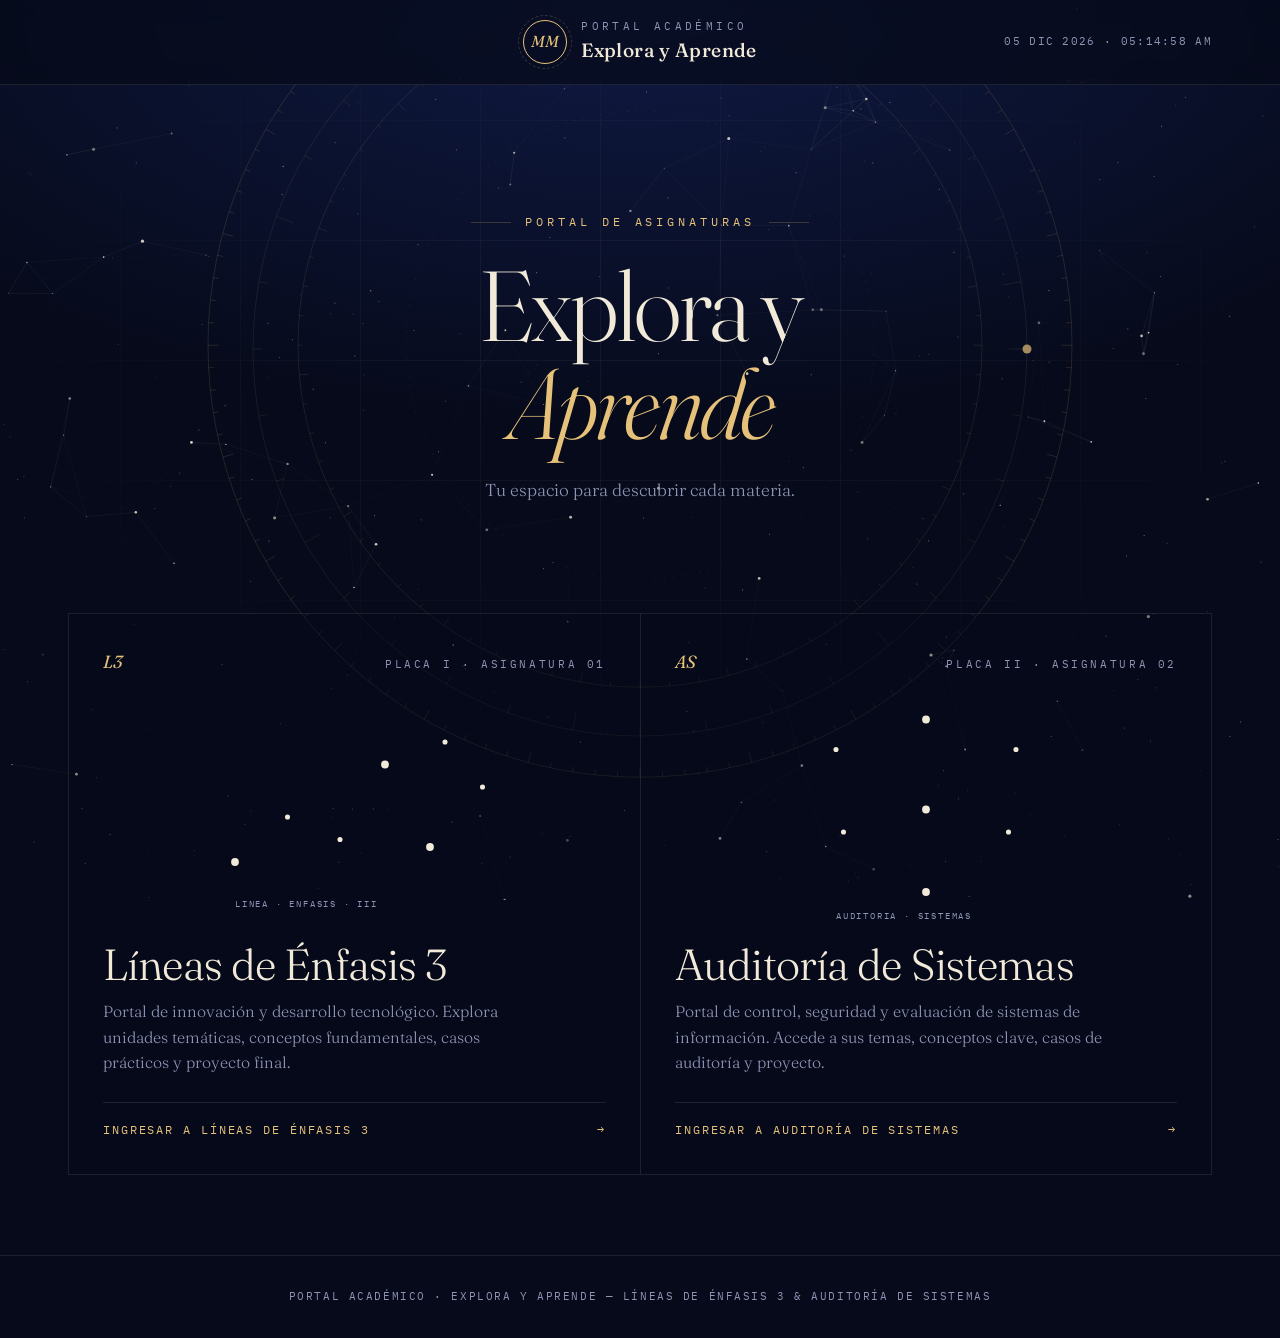
<file: index.html>
<!DOCTYPE html>
<html lang="es">
<head>
    <meta charset="utf-8">
    <meta name="viewport" content="width=device-width, initial-scale=1">
    <title>Explora y Aprende — Portal Académico</title>
    <meta name="theme-color" content="#060a1a">
    <!-- Favicon Sistema Solar -->
    <link rel="icon" type="image/svg+xml" href="logos/favicon.svg">
    <link rel="icon" type="image/png" sizes="32x32" href="logos/favicon-32x32.png">
    <link rel="icon" type="image/png" sizes="16x16" href="logos/favicon-16x16.png">
    <link rel="apple-touch-icon" sizes="180x180" href="logos/favicon-192x192.png">
    <link rel="shortcut icon" href="logos/favicon.ico">
    <link rel="preconnect" href="https://fonts.googleapis.com">
    <link rel="preconnect" href="https://fonts.gstatic.com" crossorigin>
    <link rel="stylesheet" href="https://fonts.googleapis.com/css2?family=Fraunces:ital,opsz,wght@0,9..144,300;0,9..144,500;1,9..144,300;1,9..144,500&family=IBM+Plex+Mono:wght@400;500&display=swap">
    <link rel="stylesheet" href="css/carta-estelar.css">
    <link rel="stylesheet" href="css/portada.css">
    <script src="js/carta-estelar.js" defer></script>
</head>
<body>
    <div class="reticula" aria-hidden="true"></div>
    <canvas id="constelacion" aria-hidden="true"></canvas>

    <header class="site-header revelar">
        <div class="header-inner">
            <a href="index.html" class="brand-row">
                <div class="brand-mark">MM</div>
                <div class="brand-text">
                    <div class="brand-title">PORTAL ACADÉMICO</div>
                    <div class="brand-subtitle-main">Explora y Aprende</div>
                </div>
            </a>
            <span class="coordenadas" data-reloj aria-hidden="true">15 NOV 2026 · 07:56:00 PM</span>
        </div>
    </header>

    <main>
        <div class="portal-wrapper">
            <section class="portal-title-box">
                <div class="astrolabio" aria-hidden="true" data-astrolabio></div>
                <span class="eyebrow revelar" style="--d: .2s">Portal de asignaturas</span>
                <h1 class="revelar" style="--d: .35s">Explora y<br><span>Aprende</span></h1>
                <p class="revelar" style="--d: .5s">Tu espacio para descubrir cada materia.</p>
            </section>
            <section class="portal-subjects-grid revelar" style="--d: .65s">
                <a href="linea-enfasis-3/index.html" class="subject-card-btn card-enfasis">
                    <div class="subject-card-top">
                        <span class="card-icon">L3</span>
                        <span class="subject-badge">Placa I · Asignatura 01</span>
                    </div>
                    <div class="dibujo" aria-hidden="true">
                        <svg viewBox="0 0 200 150">
                            <polyline class="trazo" pathLength="400" points="20,110 55,80 90,95 120,45 160,30 185,60 150,100 90,95" />
                            <circle class="halo" cx="20" cy="110" r="7" /><circle class="astro" cx="20" cy="110" r="2.6" />
                            <circle class="halo" cx="55" cy="80" r="7" /><circle class="astro" cx="55" cy="80" r="1.7" />
                            <circle class="halo" cx="90" cy="95" r="7" /><circle class="astro" cx="90" cy="95" r="1.7" />
                            <circle class="halo" cx="120" cy="45" r="7" /><circle class="astro" cx="120" cy="45" r="2.6" />
                            <circle class="halo" cx="160" cy="30" r="7" /><circle class="astro" cx="160" cy="30" r="1.7" />
                            <circle class="halo" cx="185" cy="60" r="7" /><circle class="astro" cx="185" cy="60" r="1.7" />
                            <circle class="halo" cx="150" cy="100" r="7" /><circle class="astro" cx="150" cy="100" r="2.6" />
                            <text class="nombre" x="20" y="140">LINEA · ENFASIS · III</text>
                        </svg>
                    </div>
                    <div class="subject-card-body">
                        <h2>Líneas de Énfasis 3</h2>
                        <p>Portal de innovación y desarrollo tecnológico. Explora unidades temáticas, conceptos fundamentales, casos prácticos y proyecto final.</p>
                    </div>
                    <div class="subject-card-footer">Ingresar a Líneas de Énfasis 3 <b aria-hidden="true">→</b></div>
                </a>

                <a href="auditoria-sistemas/index.html" class="subject-card-btn card-auditoria">
                    <div class="subject-card-top">
                        <span class="card-icon">AS</span>
                        <span class="subject-badge">Placa II · Asignatura 02</span>
                    </div>
                    <div class="dibujo" aria-hidden="true">
                        <svg viewBox="0 0 200 150">
                            <polyline class="trazo" pathLength="400" points="100,15 160,35 155,90 100,130 45,90 40,35 100,15 100,75 155,90" />
                            <circle class="halo" cx="100" cy="15" r="7" /><circle class="astro" cx="100" cy="15" r="2.6" />
                            <circle class="halo" cx="160" cy="35" r="7" /><circle class="astro" cx="160" cy="35" r="1.7" />
                            <circle class="halo" cx="155" cy="90" r="7" /><circle class="astro" cx="155" cy="90" r="1.7" />
                            <circle class="halo" cx="100" cy="130" r="7" /><circle class="astro" cx="100" cy="130" r="2.6" />
                            <circle class="halo" cx="45" cy="90" r="7" /><circle class="astro" cx="45" cy="90" r="1.7" />
                            <circle class="halo" cx="40" cy="35" r="7" /><circle class="astro" cx="40" cy="35" r="1.7" />
                            <circle class="halo" cx="100" cy="75" r="7" /><circle class="astro" cx="100" cy="75" r="2.6" />
                            <text class="nombre" x="40" y="148">AUDITORIA · SISTEMAS</text>
                        </svg>
                    </div>
                    <div class="subject-card-body">
                        <h2>Auditoría de Sistemas</h2>
                        <p>Portal de control, seguridad y evaluación de sistemas de información. Accede a sus temas, conceptos clave, casos de auditoría y proyecto.</p>
                    </div>
                    <div class="subject-card-footer">Ingresar a Auditoría de Sistemas <b aria-hidden="true">→</b></div>
                </a>
            </section>
        </div>
    </main>

    <footer class="site-footer">
        Portal académico · Explora y Aprende — Líneas de Énfasis 3 &amp; Auditoría de Sistemas
    </footer>
</body>
</html>
</file>
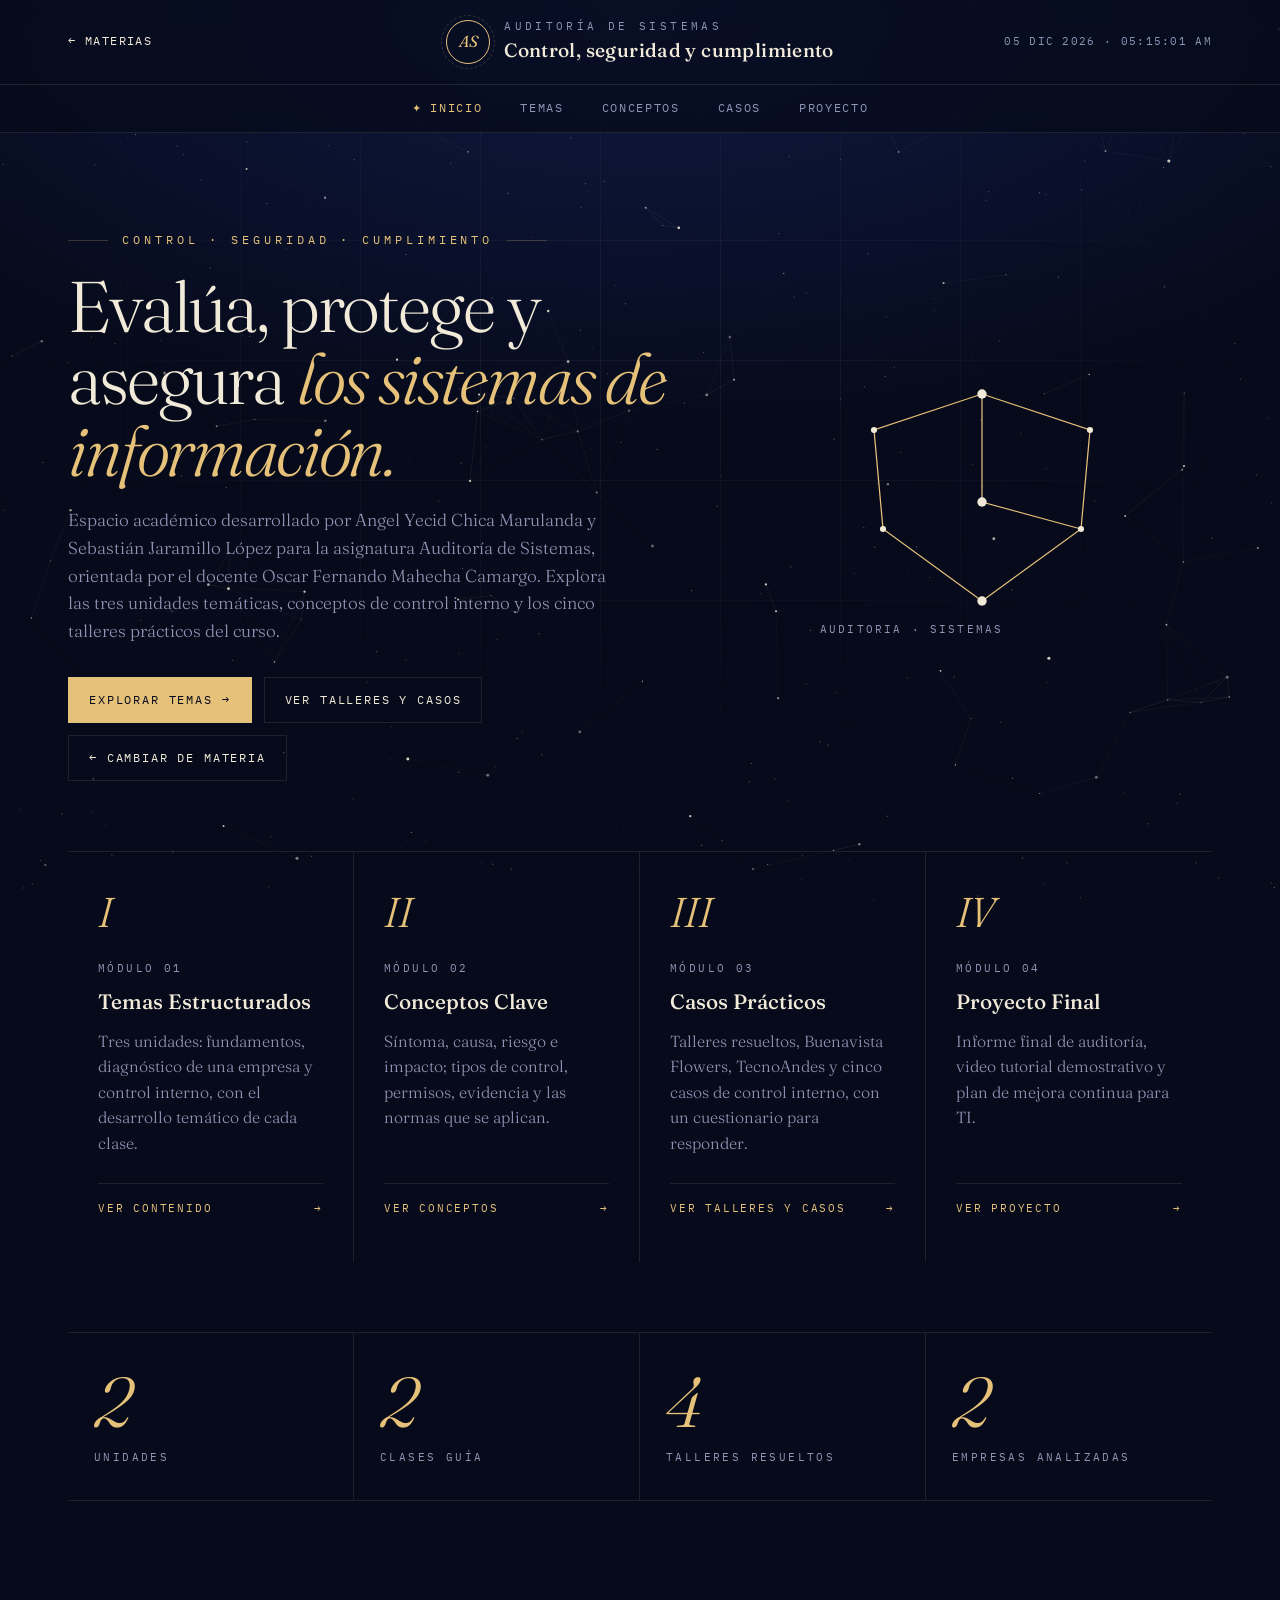
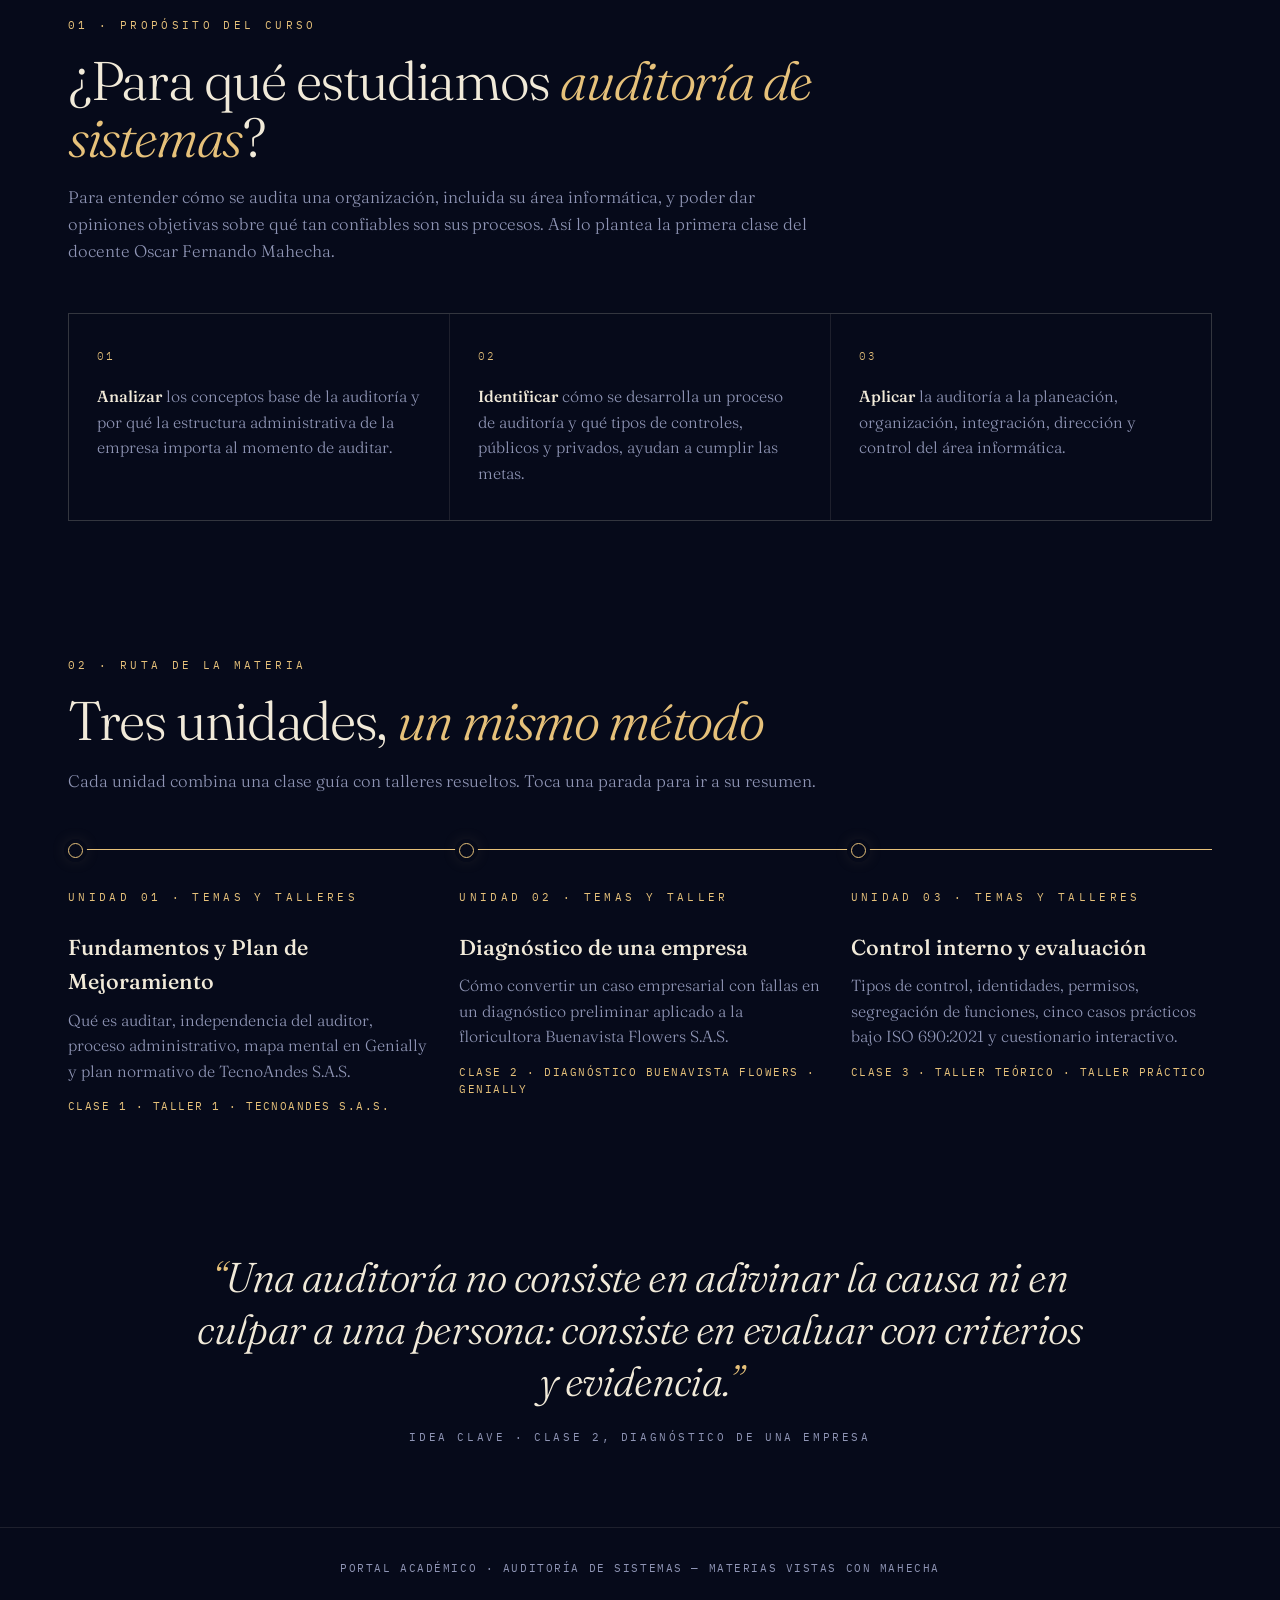
<file: auditoria-sistemas/index.html>
<!DOCTYPE html>
<html lang="es">
<head>
    <meta charset="utf-8">
    <meta name="viewport" content="width=device-width, initial-scale=1">
    <title>Auditoría de Sistemas — Portal Académico</title>
    <meta name="theme-color" content="#060a1a">
    <!-- Favicon Sistema Solar -->
    <link rel="icon" type="image/svg+xml" href="../logos/favicon.svg">
    <link rel="icon" type="image/png" sizes="32x32" href="../logos/favicon-32x32.png">
    <link rel="icon" type="image/png" sizes="16x16" href="../logos/favicon-16x16.png">
    <link rel="apple-touch-icon" sizes="180x180" href="../logos/favicon-192x192.png">
    <link rel="shortcut icon" href="../logos/favicon.ico">
    <link rel="preconnect" href="https://fonts.googleapis.com">
    <link rel="preconnect" href="https://fonts.gstatic.com" crossorigin>
    <link rel="stylesheet" href="https://fonts.googleapis.com/css2?family=Fraunces:ital,opsz,wght@0,9..144,300;0,9..144,500;1,9..144,300;1,9..144,500&family=IBM+Plex+Mono:wght@400;500&display=swap">
    <link rel="stylesheet" href="../css/carta-estelar.css">
    <link rel="stylesheet" href="../css/estilos.css">
    <link rel="stylesheet" href="../css/auditoria.css">
    <link rel="stylesheet" href="../css/auditoria-contenido.css">
    <link rel="stylesheet" href="../css/auditoria-casos.css">
    <script src="../js/carta-estelar.js" defer></script>
    <script src="../js/auditoria.js" defer></script>
</head>
<body>
    <!-- Fondo: retícula de coordenadas + red de constelaciones (js/carta-estelar.js) -->
    <div class="reticula" aria-hidden="true"></div>
    <canvas id="constelacion" aria-hidden="true"></canvas>

    <header class="site-header revelar">
        <div class="header-inner">
            <div class="header-left">
                <a href="../index.html" class="home-btn">← Materias</a>
            </div>

            <a href="index.html" class="brand-row">
                <div class="brand-mark">AS</div>
                <div class="brand-text">
                    <div class="brand-title">AUDITORÍA DE SISTEMAS</div>
                    <div class="brand-subtitle-main">Control, seguridad y cumplimiento</div>
                </div>
            </a>

            <span class="coordenadas" data-reloj aria-hidden="true">15 NOV 2026 · 07:56:00 PM</span>
        </div>

        <div class="nav-wrap">
            <nav class="navbar" aria-label="Secciones de Auditoría de Sistemas">
                <a href="index.html" aria-current="page">Inicio</a>
                <a href="temas.html">Temas</a>
                <a href="conceptos.html">Conceptos</a>
                <a href="casos-practicos.html">Casos</a>
                <a href="proyecto.html">Proyecto</a>
            </nav>
        </div>
    </header>

    <main>
        <section class="hero">
            <div class="hero-content">
                <span class="eyebrow revelar" style="--d: .15s">Control · Seguridad · Cumplimiento</span>
                <h1 class="revelar" style="--d: .3s">Evalúa, protege y asegura <span>los sistemas de información.</span></h1>
                <p class="revelar" style="--d: .45s">Espacio académico desarrollado por Angel Yecid Chica Marulanda y Sebastián Jaramillo López para la asignatura Auditoría de Sistemas, orientada por el docente Oscar Fernando Mahecha Camargo. Explora las tres unidades temáticas, conceptos de control interno y los cinco talleres prácticos del curso.</p>
                <div class="hero-actions revelar" style="--d: .6s">
                    <a class="button button-primary" href="temas.html">Explorar temas →</a>
                    <a class="button" href="casos-practicos.html">Ver talleres y casos</a>
                    <a class="button" href="../index.html">← Cambiar de materia</a>
                </div>
            </div>
            <div class="dibujo revelar" style="--d: .5s" aria-hidden="true">
                <svg viewBox="0 0 200 150">
                    <path class="trazo" pathLength="400" d="M100,15 L160,35 L155,90 L100,130 L45,90 L40,35 L100,15 L100,75 L155,90" />
                    <circle class="halo" cx="100" cy="15" r="7" /><circle class="astro" cx="100" cy="15" r="2.6" style="--i: 0" />
                    <circle class="halo" cx="160" cy="35" r="7" /><circle class="astro" cx="160" cy="35" r="1.7" style="--i: 1" />
                    <circle class="halo" cx="155" cy="90" r="7" /><circle class="astro" cx="155" cy="90" r="1.7" style="--i: 2" />
                    <circle class="halo" cx="100" cy="130" r="7" /><circle class="astro" cx="100" cy="130" r="2.6" style="--i: 3" />
                    <circle class="halo" cx="45" cy="90" r="7" /><circle class="astro" cx="45" cy="90" r="1.7" style="--i: 4" />
                    <circle class="halo" cx="40" cy="35" r="7" /><circle class="astro" cx="40" cy="35" r="1.7" style="--i: 5" />
                    <circle class="halo" cx="100" cy="75" r="7" /><circle class="astro" cx="100" cy="75" r="2.6" style="--i: 6" />
                    <text class="nombre" x="10" y="148">AUDITORIA · SISTEMAS</text>
                </svg>
            </div>
        </section>

        <div class="card-grid card-grid-4 revelar" style="--d: .7s">
            <a class="card" href="temas.html">
                <span class="card-icon">I</span>
                <span class="card-tag">Módulo 01</span>
                <h3>Temas Estructurados</h3>
                <p>Tres unidades: fundamentos, diagnóstico de una empresa y control interno, con el desarrollo temático de cada clase.</p>
                <span class="card-link">Ver contenido <b aria-hidden="true">→</b></span>
            </a>
            <a class="card" href="conceptos.html">
                <span class="card-icon">II</span>
                <span class="card-tag">Módulo 02</span>
                <h3>Conceptos Clave</h3>
                <p>Síntoma, causa, riesgo e impacto; tipos de control, permisos, evidencia y las normas que se aplican.</p>
                <span class="card-link">Ver conceptos <b aria-hidden="true">→</b></span>
            </a>
            <a class="card" href="casos-practicos.html">
                <span class="card-icon">III</span>
                <span class="card-tag">Módulo 03</span>
                <h3>Casos Prácticos</h3>
                <p>Talleres resueltos, Buenavista Flowers, TecnoAndes y cinco casos de control interno, con un cuestionario para responder.</p>
                <span class="card-link">Ver talleres y casos <b aria-hidden="true">→</b></span>
            </a>
            <a class="card" href="proyecto.html">
                <span class="card-icon">IV</span>
                <span class="card-tag">Módulo 04</span>
                <h3>Proyecto Final</h3>
                <p>Informe final de auditoría, video tutorial demostrativo y plan de mejora continua para TI.</p>
                <span class="card-link">Ver proyecto <b aria-hidden="true">→</b></span>
            </a>
        </div>

        <section class="cifras aparecer" aria-label="La materia en cifras">
            <div class="cifra"><b data-contador="3">3</b><span>Unidades</span></div>
            <div class="cifra"><b data-contador="3">3</b><span>Clases guía</span></div>
            <div class="cifra"><b data-contador="5">5</b><span>Talleres resueltos</span></div>
            <div class="cifra"><b data-contador="2">2</b><span>Empresas analizadas</span></div>
        </section>

        <section class="seccion" id="proposito" aria-labelledby="titulo-proposito">
            <header class="seccion-cabeza aparecer">
                <span class="seccion-num">01 · Propósito del curso</span>
                <h2 id="titulo-proposito">¿Para qué estudiamos <em>auditoría de sistemas</em>?</h2>
                <p>Para entender cómo se audita una organización, incluida su área informática, y poder dar opiniones objetivas sobre qué tan confiables son sus procesos. Así lo plantea la primera clase del docente Oscar Fernando Mahecha.</p>
            </header>
            <ol class="objetivos">
                <li class="aparecer"><b>Analizar</b> los conceptos base de la auditoría y por qué la estructura administrativa de la empresa importa al momento de auditar.</li>
                <li class="aparecer" style="--d: .12s"><b>Identificar</b> cómo se desarrolla un proceso de auditoría y qué tipos de controles, públicos y privados, ayudan a cumplir las metas.</li>
                <li class="aparecer" style="--d: .24s"><b>Aplicar</b> la auditoría a la planeación, organización, integración, dirección y control del área informática.</li>
            </ol>
        </section>

        <section class="seccion" id="ruta" aria-labelledby="titulo-ruta">
            <header class="seccion-cabeza aparecer">
                <span class="seccion-num">02 · Ruta de la materia</span>
                <h2 id="titulo-ruta">Tres unidades, <em>un mismo método</em></h2>
                <p>Cada unidad combina una clase guía con talleres resueltos. Toca una parada para ir a su resumen.</p>
            </header>
            <ol class="ruta aparecer">
                <li>
                    <a href="temas.html#unidad-1">
                        <span class="seccion-num">Unidad 01 · Temas y Talleres</span>
                        <h3>Fundamentos y Plan de Mejoramiento</h3>
                        <p>Qué es auditar, independencia del auditor, proceso administrativo, mapa mental en Genially y plan normativo de TecnoAndes S.A.S.</p>
                        <span class="ruta-docs">Clase 1 · Taller 1 · TecnoAndes S.A.S.</span>
                    </a>
                </li>
                <li>
                    <a href="temas.html#unidad-2">
                        <span class="seccion-num">Unidad 02 · Temas y Taller</span>
                        <h3>Diagnóstico de una empresa</h3>
                        <p>Cómo convertir un caso empresarial con fallas en un diagnóstico preliminar aplicado a la floricultora Buenavista Flowers S.A.S.</p>
                        <span class="ruta-docs">Clase 2 · Diagnóstico Buenavista Flowers · Genially</span>
                    </a>
                </li>
                <li>
                    <a href="temas.html#unidad-3">
                        <span class="seccion-num">Unidad 03 · Temas y Talleres</span>
                        <h3>Control interno y evaluación</h3>
                        <p>Tipos de control, identidades, permisos, segregación de funciones, cinco casos prácticos bajo ISO 690:2021 y cuestionario interactivo.</p>
                        <span class="ruta-docs">Clase 3 · Taller teórico · Taller práctico</span>
                    </a>
                </li>
            </ol>
        </section>

        <figure class="cita aparecer">
            <blockquote>Una auditoría no consiste en adivinar la causa ni en culpar a una persona: consiste en evaluar con criterios y evidencia.</blockquote>
            <figcaption>Idea clave · Clase 2, diagnóstico de una empresa</figcaption>
        </figure>
    </main>

    <footer class="site-footer">
        Portal académico · Auditoría de Sistemas — Materias vistas con Mahecha
    </footer>
</body>
</html>
</file>
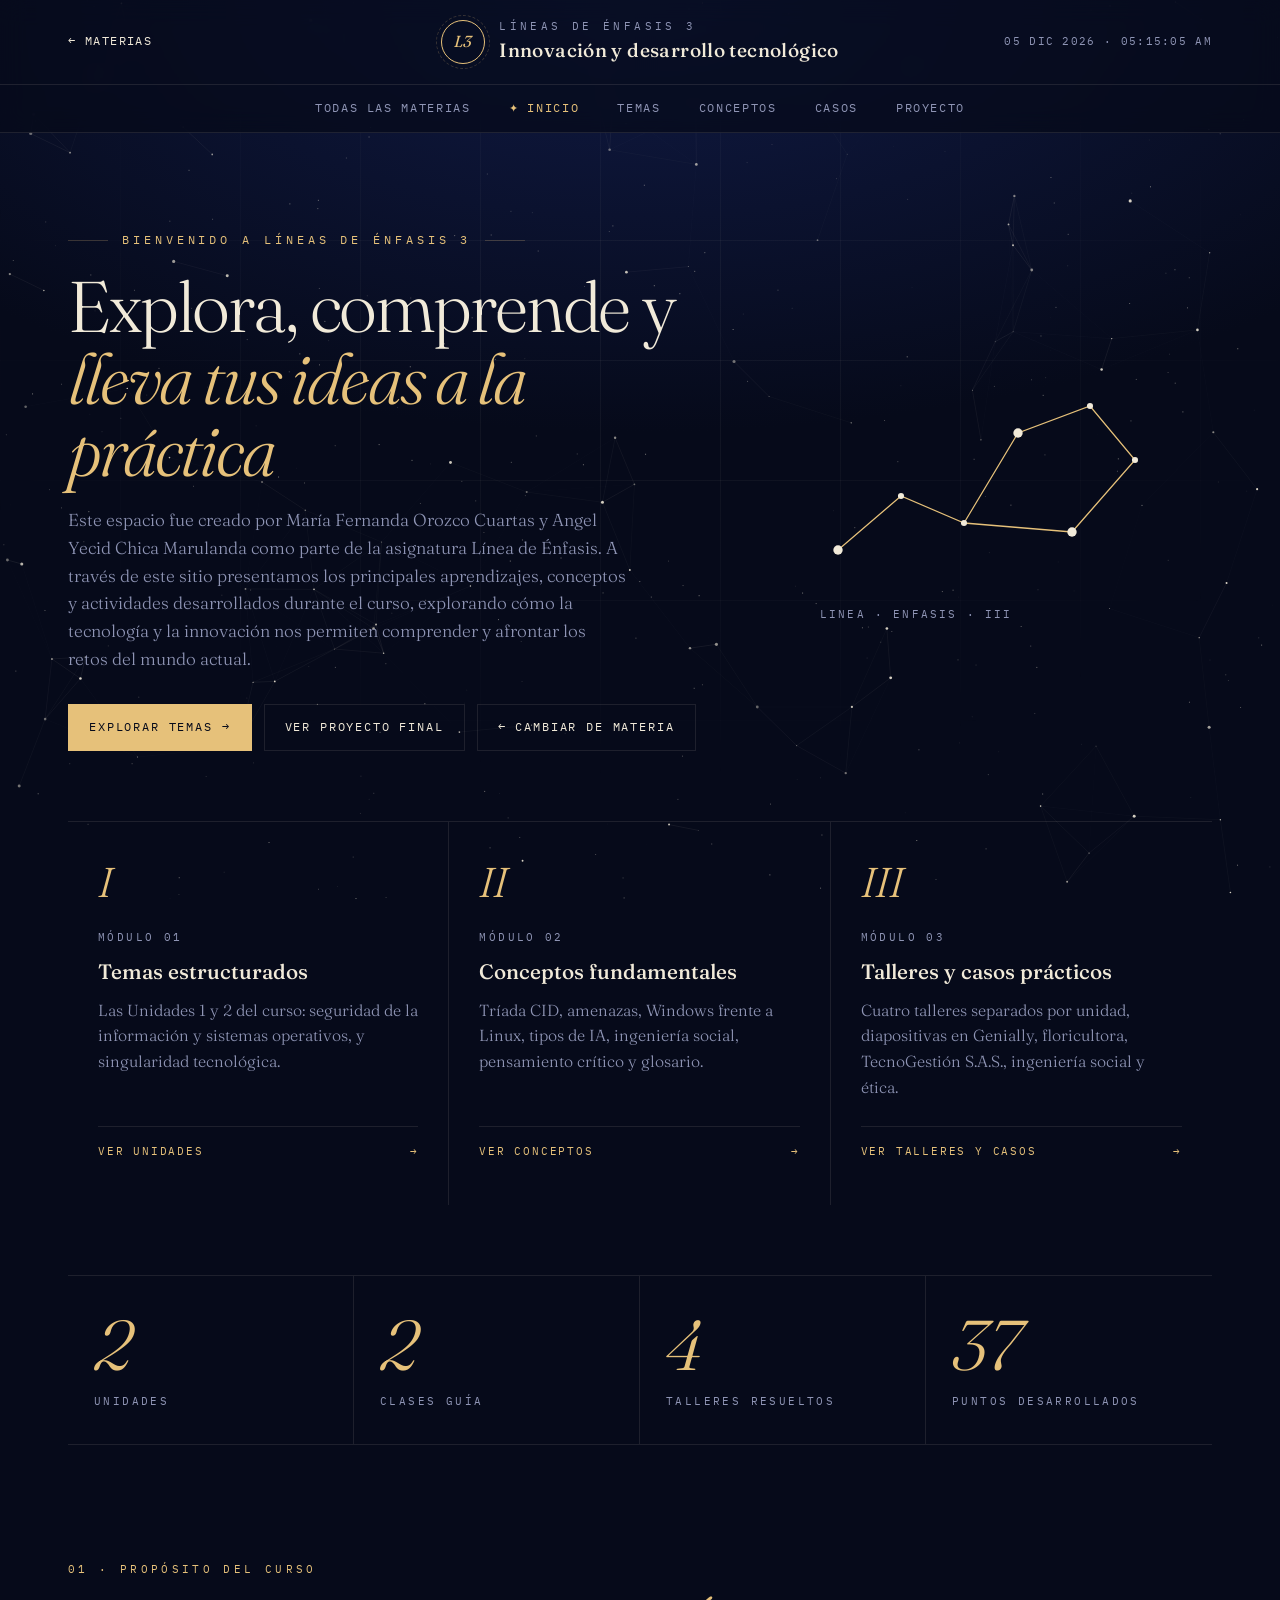
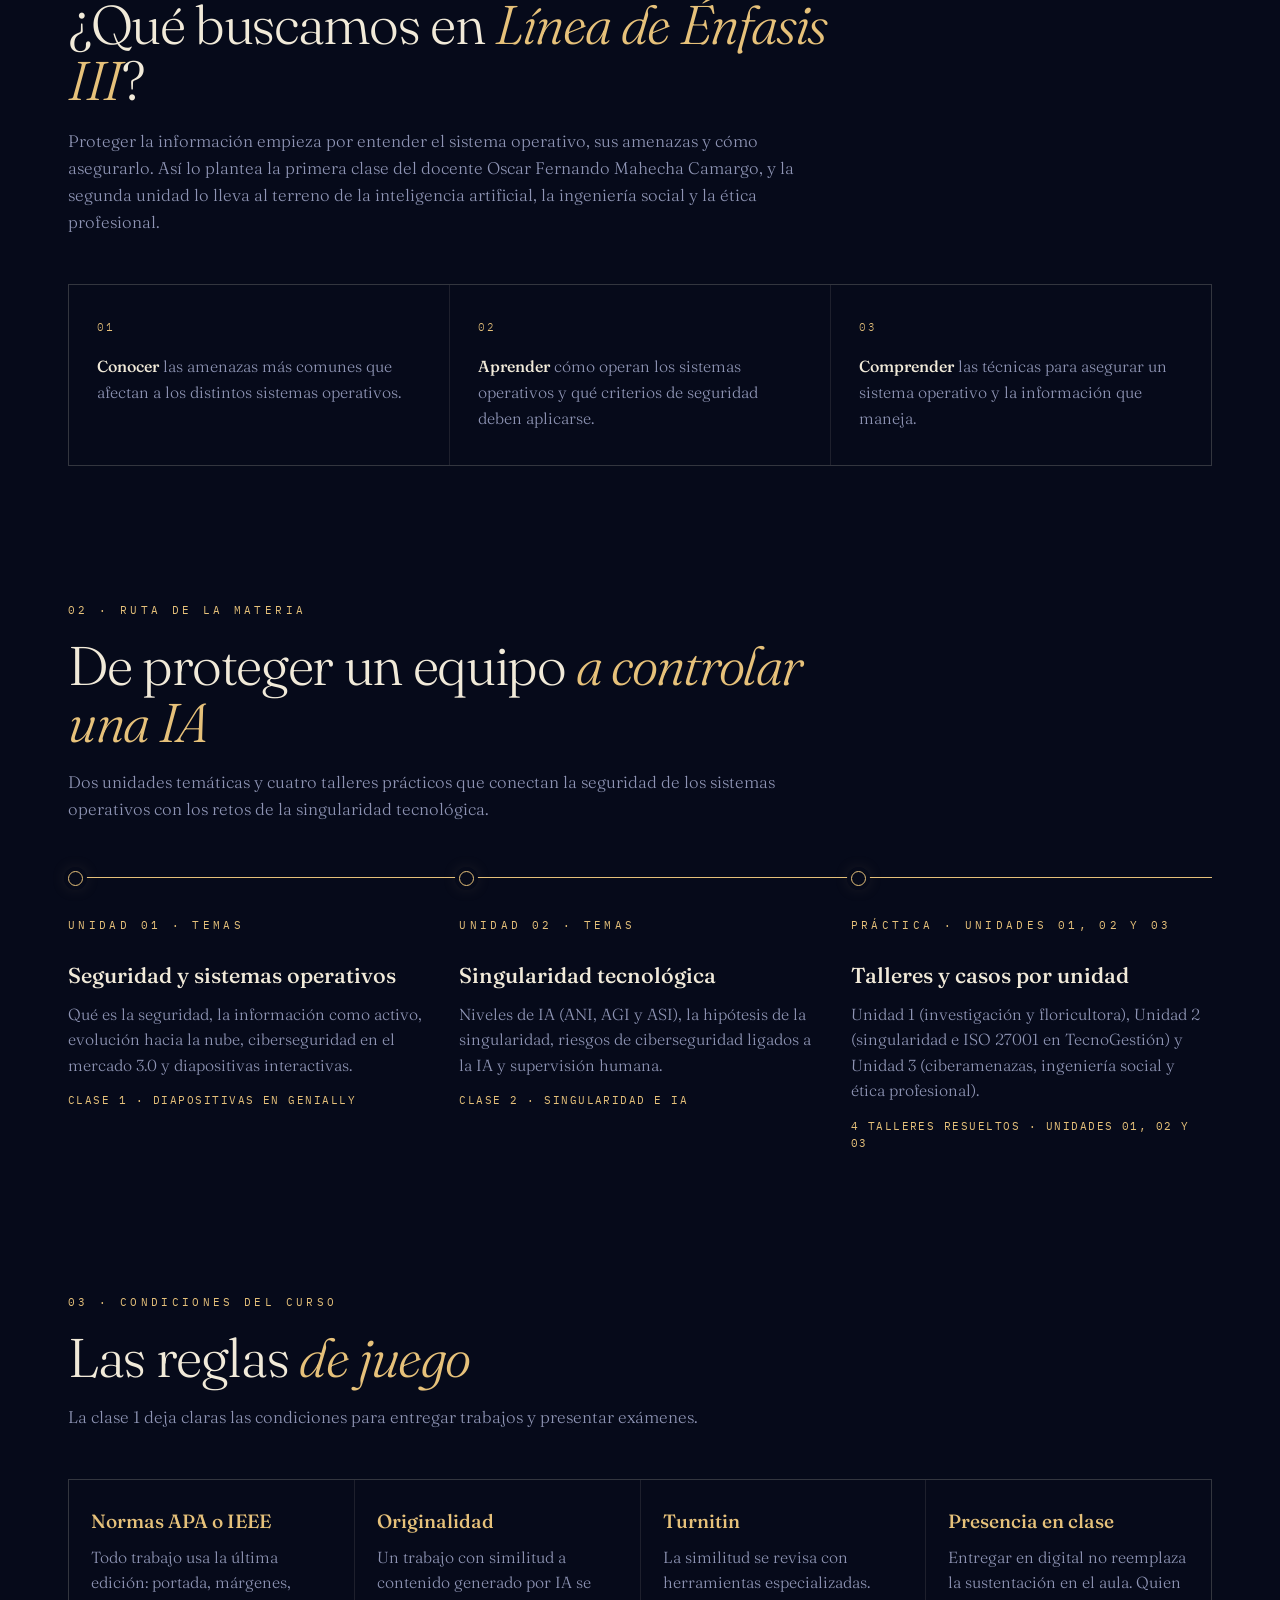
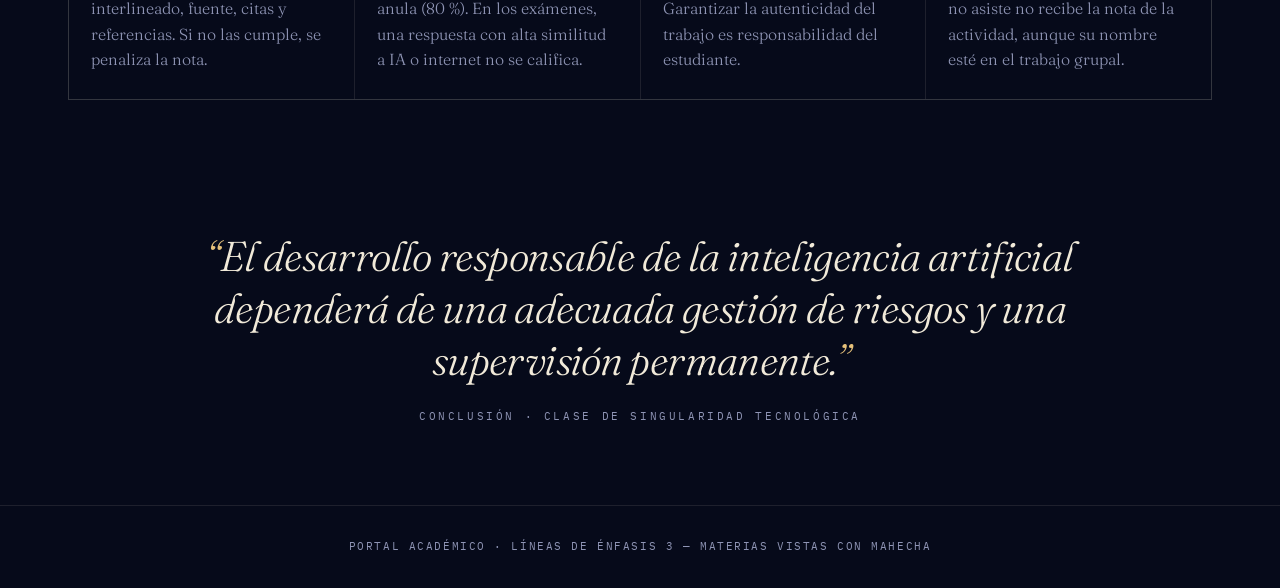
<file: linea-enfasis-3/index.html>
<!DOCTYPE html>
<html lang="es">
<head>
    <meta charset="utf-8">
    <meta name="viewport" content="width=device-width, initial-scale=1">
    <title>Inicio | Líneas de Énfasis 3 — Portal de Innovación y Desarrollo</title>
    <meta name="theme-color" content="#060a1a">
    <!-- Favicon Sistema Solar -->
    <link rel="icon" type="image/svg+xml" href="../logos/favicon.svg">
    <link rel="icon" type="image/png" sizes="32x32" href="../logos/favicon-32x32.png">
    <link rel="icon" type="image/png" sizes="16x16" href="../logos/favicon-16x16.png">
    <link rel="apple-touch-icon" sizes="180x180" href="../logos/favicon-192x192.png">
    <link rel="shortcut icon" href="../logos/favicon.ico">
    <link rel="preconnect" href="https://fonts.googleapis.com">
    <link rel="preconnect" href="https://fonts.gstatic.com" crossorigin>
    <link rel="stylesheet" href="https://fonts.googleapis.com/css2?family=Fraunces:ital,opsz,wght@0,9..144,300;0,9..144,500;1,9..144,300;1,9..144,500&family=IBM+Plex+Mono:wght@400;500&display=swap">
    <link rel="stylesheet" href="../css/carta-estelar.css">
    <link rel="stylesheet" href="../css/estilos.css">
    <link rel="stylesheet" href="../css/auditoria.css">
    <link rel="stylesheet" href="../css/auditoria-contenido.css">
    <link rel="stylesheet" href="../css/auditoria-casos.css">
    <link rel="stylesheet" href="../css/linea-contenido.css">
    <script src="../js/carta-estelar.js" defer></script>
    <script src="../js/auditoria.js" defer></script>
</head>
<body>
    <!-- Fondo: retícula de coordenadas + red de constelaciones (js/carta-estelar.js) -->
    <div class="reticula" aria-hidden="true"></div>
    <canvas id="constelacion" aria-hidden="true"></canvas>

    <header class="site-header revelar">
        <div class="header-inner">
            <div class="header-left">
                <a href="../index.html" class="home-btn">← Materias</a>
            </div>

            <a href="index.html" class="brand-row">
                <div class="brand-mark">L3</div>
                <div class="brand-text">
                    <div class="brand-title">LÍNEAS DE ÉNFASIS 3</div>
                    <div class="brand-subtitle-main">Innovación y desarrollo tecnológico</div>
                </div>
            </a>

            <span class="coordenadas" data-reloj aria-hidden="true">15 NOV 2026 · 07:56:00 PM</span>
        </div>

        <div class="nav-wrap">
            <nav class="navbar" aria-label="Secciones de Líneas de Énfasis 3">
                <a href="../index.html">Todas las materias</a>
                <a href="index.html" aria-current="page">Inicio</a>
                <a href="temas.html">Temas</a>
                <a href="conceptos.html">Conceptos</a>
                <a href="casos-practicos.html">Casos</a>
                <a href="proyecto.html">Proyecto</a>
            </nav>
        </div>
    </header>

    <main>
        <section class="hero">
            <div class="hero-content">
                <span class="eyebrow revelar" style="--d: .15s">Bienvenido a Líneas de Énfasis 3</span>
                <h1 class="revelar" style="--d: .3s">Explora, comprende y <span>lleva tus ideas a la práctica</span></h1>
                <p class="revelar" style="--d: .45s">Este espacio fue creado por María Fernanda Orozco Cuartas y Angel Yecid Chica Marulanda como parte de la asignatura Línea de Énfasis. A través de este sitio presentamos los principales aprendizajes, conceptos y actividades desarrollados durante el curso, explorando cómo la tecnología y la innovación nos permiten comprender y afrontar los retos del mundo actual.</p>
                <div class="hero-actions revelar" style="--d: .6s">
                    <a class="button button-primary" href="temas.html">Explorar temas →</a>
                    <a class="button" href="proyecto.html">Ver proyecto final</a>
                    <a class="button" href="../index.html">← Cambiar de materia</a>
                </div>
            </div>
            <div class="dibujo revelar" style="--d: .5s" aria-hidden="true">
                <svg viewBox="0 0 200 150">
                    <path class="trazo" pathLength="400" d="M20,110 L55,80 L90,95 L120,45 L160,30 L185,60 L150,100 L90,95" />
                    <circle class="halo" cx="20" cy="110" r="7" /><circle class="astro" cx="20" cy="110" r="2.6" style="--i: 0" />
                    <circle class="halo" cx="55" cy="80" r="7" /><circle class="astro" cx="55" cy="80" r="1.7" style="--i: 1" />
                    <circle class="halo" cx="90" cy="95" r="7" /><circle class="astro" cx="90" cy="95" r="1.7" style="--i: 2" />
                    <circle class="halo" cx="120" cy="45" r="7" /><circle class="astro" cx="120" cy="45" r="2.6" style="--i: 3" />
                    <circle class="halo" cx="160" cy="30" r="7" /><circle class="astro" cx="160" cy="30" r="1.7" style="--i: 4" />
                    <circle class="halo" cx="185" cy="60" r="7" /><circle class="astro" cx="185" cy="60" r="1.7" style="--i: 5" />
                    <circle class="halo" cx="150" cy="100" r="7" /><circle class="astro" cx="150" cy="100" r="2.6" style="--i: 6" />
                    <text class="nombre" x="10" y="148">LINEA · ENFASIS · III</text>
                </svg>
            </div>
        </section>

        <div class="card-grid revelar" style="--d: .7s">
            <a class="card" href="temas.html">
                <span class="card-icon">I</span>
                <span class="card-tag">Módulo 01</span>
                <h3>Temas estructurados</h3>
                <p>Las Unidades 1 y 2 del curso: seguridad de la información y sistemas operativos, y singularidad tecnológica.</p>
                <span class="card-link">Ver unidades <b aria-hidden="true">→</b></span>
            </a>
            <a class="card" href="conceptos.html">
                <span class="card-icon">II</span>
                <span class="card-tag">Módulo 02</span>
                <h3>Conceptos fundamentales</h3>
                <p>Tríada CID, amenazas, Windows frente a Linux, tipos de IA, ingeniería social, pensamiento crítico y glosario.</p>
                <span class="card-link">Ver conceptos <b aria-hidden="true">→</b></span>
            </a>
            <a class="card" href="casos-practicos.html">
                <span class="card-icon">III</span>
                <span class="card-tag">Módulo 03</span>
                <h3>Talleres y casos prácticos</h3>
                <p>Cuatro talleres separados por unidad, diapositivas en Genially, floricultora, TecnoGestión S.A.S., ingeniería social y ética.</p>
                <span class="card-link">Ver talleres y casos <b aria-hidden="true">→</b></span>
            </a>
        </div>

        <section class="cifras aparecer" aria-label="La materia en cifras">
            <div class="cifra"><b data-contador="2">2</b><span>Unidades</span></div>
            <div class="cifra"><b data-contador="2">2</b><span>Clases guía</span></div>
            <div class="cifra"><b data-contador="4">4</b><span>Talleres resueltos</span></div>
            <div class="cifra"><b data-contador="40">40</b><span>Puntos desarrollados</span></div>
        </section>

        <section class="seccion" id="proposito" aria-labelledby="titulo-proposito">
            <header class="seccion-cabeza aparecer">
                <span class="seccion-num">01 · Propósito del curso</span>
                <h2 id="titulo-proposito">¿Qué buscamos en <em>Línea de Énfasis III</em>?</h2>
                <p>Proteger la información empieza por entender el sistema operativo, sus amenazas y cómo asegurarlo. Así lo plantea la primera clase del docente Oscar Fernando Mahecha Camargo, y la segunda unidad lo lleva al terreno de la inteligencia artificial, la ingeniería social y la ética profesional.</p>
            </header>
            <ol class="objetivos">
                <li class="aparecer"><b>Conocer</b> las amenazas más comunes que afectan a los distintos sistemas operativos.</li>
                <li class="aparecer" style="--d: .12s"><b>Aprender</b> cómo operan los sistemas operativos y qué criterios de seguridad deben aplicarse.</li>
                <li class="aparecer" style="--d: .24s"><b>Comprender</b> las técnicas para asegurar un sistema operativo y la información que maneja.</li>
            </ol>
        </section>

        <section class="seccion" id="ruta" aria-labelledby="titulo-ruta">
            <header class="seccion-cabeza aparecer">
                <span class="seccion-num">02 · Ruta de la materia</span>
                <h2 id="titulo-ruta">De proteger un equipo <em>a controlar una IA</em></h2>
                <p>Dos unidades temáticas y cuatro talleres prácticos que conectan la seguridad de los sistemas operativos con los retos de la singularidad tecnológica.</p>
            </header>
            <ol class="ruta aparecer">
                <li>
                    <a href="temas.html#unidad-1">
                        <span class="seccion-num">Unidad 01 · Temas</span>
                        <h3>Seguridad y sistemas operativos</h3>
                        <p>Qué es la seguridad, la información como activo, evolución hacia la nube, ciberseguridad en el mercado 3.0 y diapositivas interactivas.</p>
                        <span class="ruta-docs">Clase 1 · Diapositivas en Genially</span>
                    </a>
                </li>
                <li>
                    <a href="temas.html#unidad-2">
                        <span class="seccion-num">Unidad 02 · Temas</span>
                        <h3>Singularidad tecnológica</h3>
                        <p>Niveles de IA (ANI, AGI y ASI), la hipótesis de la singularidad, riesgos de ciberseguridad ligados a la IA y supervisión humana.</p>
                        <span class="ruta-docs">Clase 2 · Singularidad e IA</span>
                    </a>
                </li>
                <li>
                    <a href="casos-practicos.html#unidad-1">
                        <span class="seccion-num">Práctica · Unidades 01, 02 y 03</span>
                        <h3>Talleres y casos por unidad</h3>
                        <p>Unidad 1 (investigación y floricultora), Unidad 2 (singularidad e ISO 27001 en TecnoGestión) y Unidad 3 (ciberamenazas, ingeniería social y ética profesional).</p>
                        <span class="ruta-docs">4 Talleres resueltos · Unidades 01, 02 y 03</span>
                    </a>
                </li>
            </ol>
        </section>

        <section class="seccion" id="condiciones" aria-labelledby="titulo-condiciones">
            <header class="seccion-cabeza aparecer">
                <span class="seccion-num">03 · Condiciones del curso</span>
                <h2 id="titulo-condiciones">Las reglas <em>de juego</em></h2>
                <p>La clase 1 deja claras las condiciones para entregar trabajos y presentar exámenes.</p>
            </header>
            <div class="aspectos aparecer">
                <div><h4>Normas APA o IEEE</h4><p>Todo trabajo usa la última edición: portada, márgenes, interlineado, fuente, citas y referencias. Si no las cumple, se penaliza la nota.</p></div>
                <div><h4>Originalidad</h4><p>Un trabajo con similitud a contenido generado por IA se anula (80 %). En los exámenes, una respuesta con alta similitud a IA o internet no se califica.</p></div>
                <div><h4>Turnitin</h4><p>La similitud se revisa con herramientas especializadas. Garantizar la autenticidad del trabajo es responsabilidad del estudiante.</p></div>
                <div><h4>Presencia en clase</h4><p>Entregar en digital no reemplaza la sustentación en el aula. Quien no asiste no recibe la nota de la actividad, aunque su nombre esté en el trabajo grupal.</p></div>
            </div>
        </section>

        <figure class="cita aparecer">
            <blockquote>El desarrollo responsable de la inteligencia artificial dependerá de una adecuada gestión de riesgos y una supervisión permanente.</blockquote>
            <figcaption>Conclusión · Clase de singularidad tecnológica</figcaption>
        </figure>
    </main>

    <footer class="site-footer">
        Portal académico · Líneas de Énfasis 3 — Materias vistas con Mahecha
    </footer>
</body>
</html>
</file>
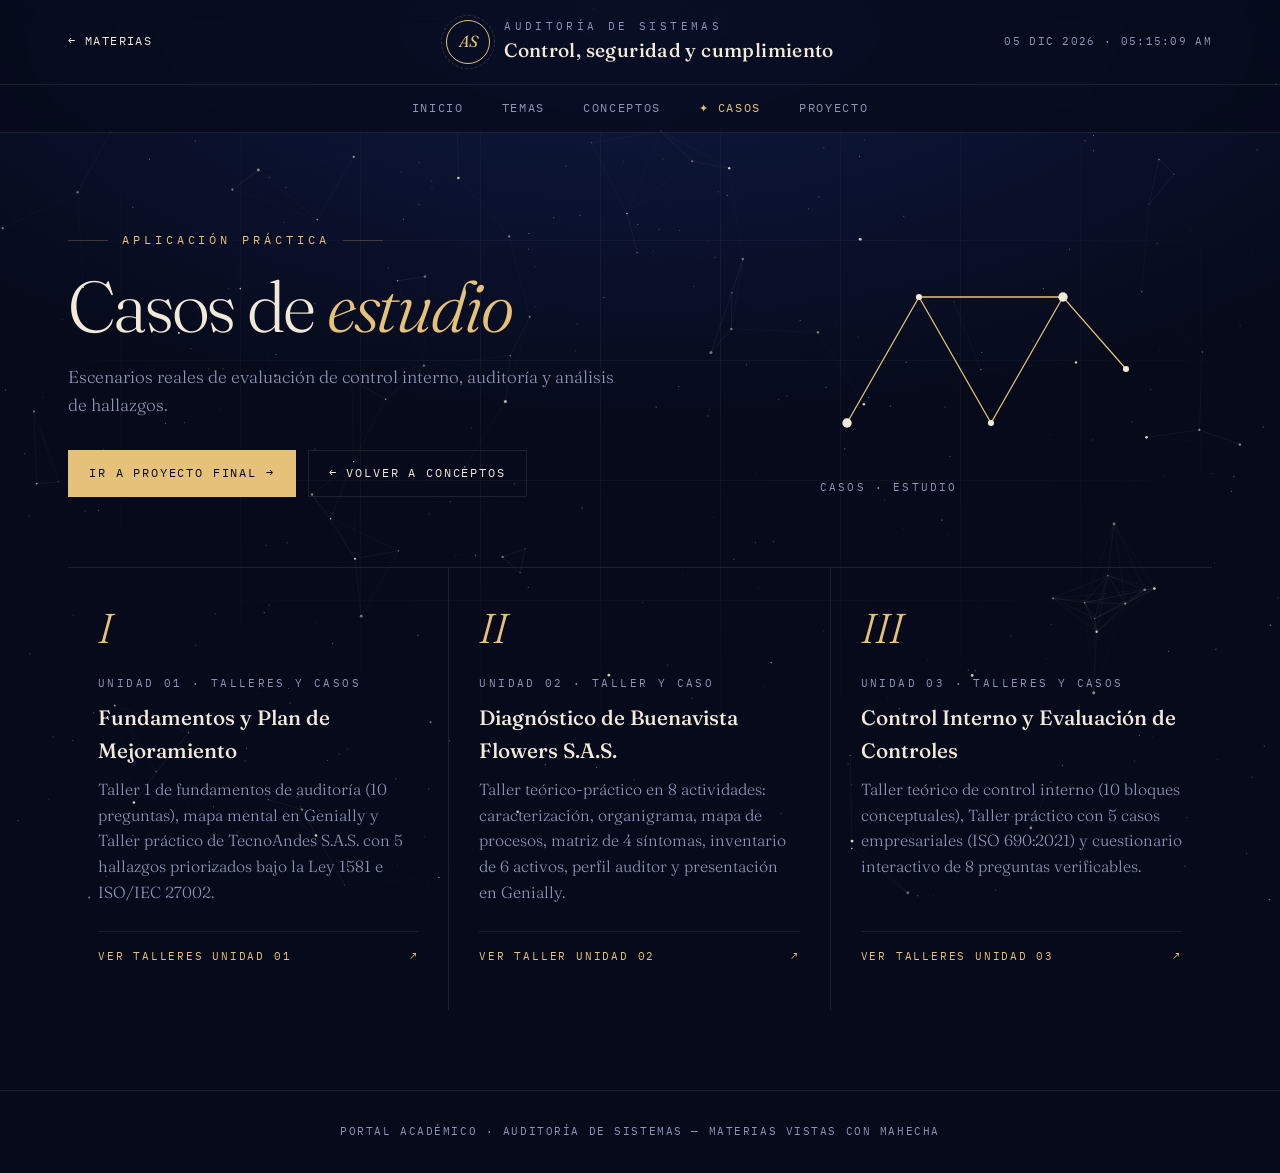
<file: auditoria-sistemas/casos-practicos.html>
<!DOCTYPE html>
<html lang="es">
<head>
    <meta charset="utf-8">
    <meta name="viewport" content="width=device-width, initial-scale=1">
    <title>Casos Prácticos | Auditoría de Sistemas</title>
    <meta name="theme-color" content="#060a1a">
    <!-- Favicon Sistema Solar -->
    <link rel="icon" type="image/svg+xml" href="../logos/favicon.svg">
    <link rel="icon" type="image/png" sizes="32x32" href="../logos/favicon-32x32.png">
    <link rel="icon" type="image/png" sizes="16x16" href="../logos/favicon-16x16.png">
    <link rel="apple-touch-icon" sizes="180x180" href="../logos/favicon-192x192.png">
    <link rel="shortcut icon" href="../logos/favicon.ico">
    <link rel="preconnect" href="https://fonts.googleapis.com">
    <link rel="preconnect" href="https://fonts.gstatic.com" crossorigin>
    <link rel="stylesheet" href="https://fonts.googleapis.com/css2?family=Fraunces:ital,opsz,wght@0,9..144,300;0,9..144,500;1,9..144,300;1,9..144,500&family=IBM+Plex+Mono:wght@400;500&display=swap">
    <link rel="stylesheet" href="../css/carta-estelar.css">
    <link rel="stylesheet" href="../css/estilos.css">
    <link rel="stylesheet" href="../css/auditoria.css">
    <link rel="stylesheet" href="../css/auditoria-contenido.css">
    <link rel="stylesheet" href="../css/auditoria-casos.css">
    <link rel="stylesheet" href="../css/linea-contenido.css">
    <script src="../js/carta-estelar.js" defer></script>
    <script src="../js/auditoria.js" defer></script>
</head>
<body>
    <!-- Fondo: retícula de coordenadas + red de constelaciones (js/carta-estelar.js) -->
    <div class="reticula" aria-hidden="true"></div>
    <canvas id="constelacion" aria-hidden="true"></canvas>

    <header class="site-header revelar">
        <div class="header-inner">
            <div class="header-left">
                <a href="../index.html" class="home-btn">← Materias</a>
            </div>

            <a href="index.html" class="brand-row">
                <div class="brand-mark">AS</div>
                <div class="brand-text">
                    <div class="brand-title">AUDITORÍA DE SISTEMAS</div>
                    <div class="brand-subtitle-main">Control, seguridad y cumplimiento</div>
                </div>
            </a>

            <span class="coordenadas" data-reloj aria-hidden="true">15 NOV 2026 · 07:56:00 PM</span>
        </div>

        <div class="nav-wrap">
            <nav class="navbar" aria-label="Secciones de Auditoría de Sistemas">
                <a href="index.html">Inicio</a>
                <a href="temas.html">Temas</a>
                <a href="conceptos.html">Conceptos</a>
                <a href="casos-practicos.html" aria-current="page">Casos</a>
                <a href="proyecto.html">Proyecto</a>
            </nav>
        </div>
    </header>

    <main>
        <section class="hero">
            <div class="hero-content">
                <span class="eyebrow revelar" style="--d: .15s">Aplicación práctica</span>
                <h1 class="revelar" style="--d: .3s">Casos de <span>estudio</span></h1>
                <p class="revelar" style="--d: .45s">Escenarios reales de evaluación de control interno, auditoría y análisis de hallazgos.</p>
                <div class="hero-actions revelar" style="--d: .6s">
                    <a class="button button-primary" href="proyecto.html">Ir a Proyecto final →</a>
                    <a class="button" href="conceptos.html">← Volver a Conceptos</a>
                </div>
            </div>
            <div class="dibujo revelar" style="--d: .5s" aria-hidden="true">
                <svg viewBox="0 0 200 150">
                    <path class="trazo" pathLength="400" d="M25,110 L65,40 L105,110 L145,40 L180,80 M65,40 L145,40" />
                    <circle class="halo" cx="25" cy="110" r="7" /><circle class="astro" cx="25" cy="110" r="2.6" style="--i: 0" />
                    <circle class="halo" cx="65" cy="40" r="7" /><circle class="astro" cx="65" cy="40" r="1.7" style="--i: 1" />
                    <circle class="halo" cx="105" cy="110" r="7" /><circle class="astro" cx="105" cy="110" r="1.7" style="--i: 2" />
                    <circle class="halo" cx="145" cy="40" r="7" /><circle class="astro" cx="145" cy="40" r="2.6" style="--i: 3" />
                    <circle class="halo" cx="180" cy="80" r="7" /><circle class="astro" cx="180" cy="80" r="1.7" style="--i: 4" />
                    <text class="nombre" x="10" y="148">CASOS · ESTUDIO</text>
                </svg>
            </div>
        </section>

        <div class="card-grid revelar" style="--d: .7s">
            <a class="card" href="#unidad-1" data-abrir-unidad="unidad-1">
                <span class="card-icon">I</span>
                <span class="card-tag">Unidad 01 · Talleres y Casos</span>
                <h3>Fundamentos y Plan de Mejoramiento</h3>
                <p>Taller 1 de fundamentos de auditoría (10 preguntas), mapa mental en Genially y Taller práctico de TecnoAndes S.A.S. con 5 hallazgos priorizados bajo la Ley 1581 e ISO/IEC 27002.</p>
                <span class="card-link">Ver talleres Unidad 01 <b aria-hidden="true">↗</b></span>
            </a>
            <a class="card" href="#unidad-2" data-abrir-unidad="unidad-2">
                <span class="card-icon">II</span>
                <span class="card-tag">Unidad 02 · Taller y Caso</span>
                <h3>Diagnóstico de Buenavista Flowers S.A.S.</h3>
                <p>Taller teórico-práctico en 8 actividades: caracterización, organigrama, mapa de procesos, matriz de 4 síntomas, inventario de 6 activos, perfil auditor y presentación en Genially.</p>
                <span class="card-link">Ver taller Unidad 02 <b aria-hidden="true">↗</b></span>
            </a>
            <a class="card" href="#unidad-3" data-abrir-unidad="unidad-3">
                <span class="card-icon">III</span>
                <span class="card-tag">Unidad 03 · Talleres y Casos</span>
                <h3>Control Interno y Evaluación de Controles</h3>
                <p>Taller teórico de control interno (10 bloques conceptuales), Taller práctico con 5 casos empresariales (ISO 690:2021) y cuestionario interactivo de 8 preguntas verificables.</p>
                <span class="card-link">Ver talleres Unidad 03 <b aria-hidden="true">↗</b></span>
            </a>
        </div>

        <!-- =======================================================
             UNIDAD 01: TALLERES DE FUNDAMENTOS Y TECNOANDES S.A.S.
        ======================================================== -->
        <section class="seccion" id="unidad-1" data-modal-unidad aria-labelledby="titulo-taller-u1">
            <header class="seccion-cabeza aparecer">
                <span class="seccion-num">Unidad 01 · Aplicación práctica</span>
                <h2 id="titulo-taller-u1">Talleres de <em>Fundamentos y Plan de Mejoramiento</em></h2>
                <p>Dos talleres desarrollados en la Unidad 1 por Angel Yecid Chica Marulanda y Sebastián Jaramillo López: cuestionario de investigación sobre fundamentos de auditoría y plan de mejoramiento normativo para Comercializadora TecnoAndes S.A.S.</p>
            </header>

            <!-- Cuadrito destacado para el Mapa Mental en Genially de la Unidad 1 -->
            <div class="cuadro-diapositivas aparecer">
                <div class="cuadro-diapo-info">
                    <span class="cuadro-diapo-tag">✦ Material interactivo · Unidad 01</span>
                    <h4>Mapa mental en Genially — Fundamentos de Auditoría</h4>
                    <p>En este mapa mental interactivo se sintetizan el concepto y finalidad de la auditoría, los principios de independencia y las etapas del proceso administrativo del Taller 1. Haz clic para verlo.</p>
                </div>
                <a class="cuadro-diapo-btn" href="https://view.genially.com/6ad95593d47bcb0c87deef9a" target="_blank" rel="noopener">
                    Ver mapa mental en Genially <b aria-hidden="true">↗</b>
                </a>
            </div>

            <div class="docs aparecer">
                <!-- TALLER 1 UNIDAD 1 -->
                <details class="doc" open>
                    <summary>
                        <span class="doc-tipo">Taller 1 · Investigación · Unidad 01</span>
                        <span class="doc-titulo">Fundamentos de auditoría de sistemas (10 preguntas)</span>
                        <span class="doc-icono" aria-hidden="true"></span>
                    </summary>
                    <div class="doc-cuerpo">
                        <p class="doc-intro">Diez preguntas desarrolladas con apoyo en el Instituto de Auditores Internos (IIA, 2024), DAFP (2020), ISACA (2017), Auditool, OpenStax (Bright &amp; Cortés, 2019), MinTIC y las leyes 1581 de 2012 y 87 de 1993.</p>
                        <ol class="preguntas">
                            <li><b>Concepto y finalidad de la auditoría.</b> Revisión sistemática para comprobar si los procesos y recursos se manejan adecuadamente, prevenir fallos y verificar el cumplimiento legal (IIA Colombia; Uniandes). Ejemplo: auditoría semanal del inventario de cuarto frío en una empresa floricultora comparando el sistema con las flores físicas.</li>
                            <li><b>Investigación crítica e independiente.</b> El auditor aplica el <i>escepticismo profesional</i> (The IIA, 2024): no da por cierta la información entregada por el área auditada, sino que la contrasta con pruebas suficientes y objetivas. Una auditoría sin independencia genera sesgo, pérdida de confianza, sanciones y daño reputacional (DAFP, 2020).</li>
                            <li><b>Independencia personal, familiar, de amistad y económica.</b> El auditor no debe auditar a familiares, dejarse guiar por beneficios propios, encubrir a amigos ni recibir dinero o regalos (Rodríguez; Khayal, 2025). Caso hipotético: si el responsable del cuarto frío con descuadres es amigo cercano del auditor, este debe registrar el hallazgo con evidencia, informar el conflicto a su superior y pedir que otro auditor asuma la revisión.</li>
                            <li><b>Conocimiento previo de la organización.</b> Antes de auditar hay que conocer la escritura de constitución (naturaleza jurídica y objeto social), misión y visión (propósito estratégico), organigrama (autoridad y distribución de funciones) y objetivos corporativos para delimitar con criterio el alcance de la auditoría (DAFP, 2020; The IIA, 2024).</li>
                            <li><b>Identificación del área y del proceso por auditar.</b> Revisar la estructura organizacional, consultar manuales y entrevistar responsables priorizando procesos de alto riesgo (ISACA, 2017; Auditool, 2023). Ejemplo: para auditar las copias de seguridad en una floricultora, se ubica el área de Sistemas, se identifica al administrador del servidor y se realizan pruebas reales de restauración.</li>
                            <li><b>Normatividad legal en los procesos de auditoría.</b> Las leyes son el criterio obligatorio frente al cual se compara la empresa. Destaca la <b>Ley Estatutaria 1581 de 2012</b> (protección de datos personales vigilada por la SIC): el auditor verifica la autorización de los titulares, la finalidad del tratamiento y las medidas de acceso restringido.</li>
                            <li><b>Planeación dentro del proceso administrativo.</b> Definir con anticipación objetivo, alcance, recursos, actividades y cronograma (INCP, 2016; Auditool, 2023). Ejemplo: plan de 5 días para auditar entradas y salidas de almacén comparando registros del sistema con conteos físicos.</li>
                            <li><b>Organización e integración.</b> <i>Organizar</i> es distribuir el trabajo, la autoridad y las responsabilidades; <i>integrar</i> es reunir a las personas capacitadas y los recursos materiales, económicos y tecnológicos para que esa estructura funcione (Bright &amp; Cortés, 2019; The IIA, 2024).</li>
                            <li><b>Dirección y control en el proceso administrativo.</b> La dirección orienta y comunica mediante liderazgo; el control compara lo ejecutado con lo planeado y corrige desviaciones. Con referencia en la <b>Ley 87 de 1993</b>, el auditor verifica tres niveles: que el control exista en políticas, que se ejecute en la práctica y que se actúe cuando ocurre un fallo.</li>
                            <li><b>Caso práctico integrador.</b> Ante una empresa sin control de accesos ni responsabilidades documentadas, se aplica la Guía 15 de MinTIC y se proponen tres mejoras: 1) Inventario de bases de datos personales y política bajo la Ley 1581 de 2012; 2) Control de acceso por roles con revisión periódica y bitácoras; y 3) Sistema de control interno documentado con manuales de funciones y matriz de responsabilidades (Ley 87 de 1993).</li>
                        </ol>
                        <div class="doc-acciones">
                            <a class="button" href="https://view.genially.com/6ad95593d47bcb0c87deef9a" target="_blank" rel="noopener">Ver mapa mental en Genially ↗</a>
                            <a class="button" href="conceptos.html#independencia">Ver el caso de independencia →</a>
                        </div>
                    </div>
                </details>

                <!-- TALLER 2 UNIDAD 1: TECNOANDES -->
                <details class="doc">
                    <summary>
                        <span class="doc-tipo">Taller 2 · Práctico · Unidad 01</span>
                        <span class="doc-titulo">Auditoría de seguridad de la información y plan de mejoramiento — TecnoAndes S.A.S.</span>
                        <span class="doc-icono" aria-hidden="true"></span>
                    </summary>
                    <div class="doc-cuerpo">
                        <p class="doc-intro">Comercializadora TecnoAndes S.A.S. (85 empleados) presentó en los últimos tres meses cuentas y contraseñas compartidas, pérdida de registros de ventas e inventario por respaldos irregulares sin procedimiento de restauración, y el envío por error de un archivo de clientes a un destinatario externo.</p>
                        <ul class="puntos">
                            <li><b>Marco legal vs. técnico:</b> distingue las obligaciones jurídicas en Colombia (<b>Ley 1581 de 2012</b>, <b>Decreto 1074 de 2015</b>, <b>Circular Externa 001 de 2016 SIC</b>, <b>Código de Comercio art. 60</b>, <b>Ley 527 de 1999</b> y <b>Ley 1273 de 2009</b>) de las buenas prácticas técnicas (<b>ISO/IEC 27001:2022</b> e <b>ISO/IEC 27002:2022</b>).</li>
                            <li><b>Priorización de 5 hallazgos:</b> 1) Envío erróneo de archivo sin protocolo de incidentes (Crítica, ≤ 5 días hábiles); 2) Sin backups regulares ni restauración funcional (Crítica, 15 días); 3) Credenciales compartidas sin trazabilidad (Alta, 30 días); 4) Gobierno de datos personales por verificar (Alta, 30 a 90 días); y 5) Capacitación y acuerdos de confidencialidad (Media, 60 a 90 días).</li>
                        </ul>
                        <div class="doc-acciones">
                            <a class="button" href="#tecnoandes">Explorar la hoja de ruta interactiva de TecnoAndes ↓</a>
                        </div>
                    </div>
                </details>
            </div>

            <!-- Hoja de ruta interactiva de TecnoAndes S.A.S. -->
            <h3 class="subtitulo aparecer" id="tecnoandes">Hoja de ruta · Plan de mejoramiento <em>de TecnoAndes S.A.S.</em></h3>
            <p class="parrafo-guia aparecer">Abre cada uno de los cinco hallazgos priorizados para consultar su riesgo, la norma legal aplicable, la acción técnica bajo ISO/IEC 27002:2022, los responsables y el indicador de cumplimiento.</p>

            <div class="hoja-ruta aparecer">
                <details class="hallazgo" open>
                    <summary>
                        <span class="prioridad critica">Crítica</span>
                        <span class="hallazgo-titulo">1. Archivo de clientes enviado por error sin protocolo de incidentes</span>
                        <span><span class="plazo" style="--inicio: 5; --fin: 60"><span class="plazo-fin"></span><span class="plazo-inicio"></span></span><span class="plazo-texto">Contención ≤ 5 días · controles 60 días</span></span>
                        <span class="doc-icono" aria-hidden="true"></span>
                    </summary>
                    <dl class="matriz">
                        <div><dt>Riesgo</dt><dd>Datos personales expuestos a terceros: suplantación, fraude, sanciones de la SIC y daño reputacional.</dd></div>
                        <div><dt>Norma legal</dt><dd>Ley 1581 de 2012 (arts. 4 f-g-h, 17 k-n y 23). Reporte al RNBD de la SIC dentro de 15 días hábiles desde su detección.</dd></div>
                        <div><dt>Acción y control ISO</dt><dd>Solicitar eliminación al destinatario, documentar el incidente, crear protocolo y cifrar archivos. ISO/IEC 27002: 5.24 a 5.28, 5.14 y 8.12.</dd></div>
                        <div><dt>Responsable e indicador</dt><dd>Jefe de TI, asesor jurídico y gerente. Meta: detección a reporte ≤ 15 días hábiles (meta interna ≤ 5 días) y 100 % con ficha.</dd></div>
                    </dl>
                </details>
                <details class="hallazgo">
                    <summary>
                        <span class="prioridad critica">Crítica</span>
                        <span class="hallazgo-titulo">2. Pérdida de registros; respaldos irregulares y sin restauración</span>
                        <span><span class="plazo" style="--inicio: 15; --fin: 90"><span class="plazo-fin"></span><span class="plazo-inicio"></span></span><span class="plazo-texto">Backups 15 días · DRP 90 días</span></span>
                        <span class="doc-icono" aria-hidden="true"></span>
                    </summary>
                    <dl class="matriz">
                        <div><dt>Riesgo</dt><dd>Pérdida definitiva de información e interrupción operativa de ventas e inventario.</dd></div>
                        <div><dt>Norma legal</dt><dd>Ley 1581 (art. 4 g y art. 17 d: evitar pérdida), Código de Comercio art. 60 y Ley 527 de 1999 art. 12.</dd></div>
                        <div><dt>Acción y control ISO</dt><dd>Backups automáticos, pruebas de restauración y plan DRP. ISO/IEC 27002: controles 8.13 y 5.30; regla 3-2-1.</dd></div>
                        <div><dt>Responsable e indicador</dt><dd>Jefe de TI, gerente general y contador. Meta: ≥ 98 % de backups mensuales exitosos y pruebas de restauración superadas.</dd></div>
                    </dl>
                </details>
                <details class="hallazgo">
                    <summary>
                        <span class="prioridad alta">Alta</span>
                        <span class="hallazgo-titulo">3. Credenciales compartidas sin trazabilidad individual</span>
                        <span><span class="plazo" style="--inicio: 30; --fin: 60"><span class="plazo-fin"></span><span class="plazo-inicio"></span></span><span class="plazo-texto">Cuentas individuales 30 días · MFA 60</span></span>
                        <span class="doc-icono" aria-hidden="true"></span>
                    </summary>
                    <dl class="matriz">
                        <div><dt>Riesgo</dt><dd>Acceso no autorizado o fraudulento a clientes, ventas y nómina sin poder atribuir responsabilidades.</dd></div>
                        <div><dt>Norma legal</dt><dd>Ley 1581 (art. 4 g-h y art. 17 d). Asignar un usuario por persona es la medida razonable para cumplir el deber de seguridad.</dd></div>
                        <div><dt>Acción y control ISO</dt><dd>Eliminar cuentas compartidas, asignar usuarios individuales por rol, activar MFA y registrar eventos. ISO/IEC 27002: 5.16, 5.17, 8.5 y 8.15.</dd></div>
                        <div><dt>Responsable e indicador</dt><dd>Jefe de TI, gerente y RR. HH. Meta: 100 % cuentas individuales, 0 % compartidas y 100 % MFA.</dd></div>
                    </dl>
                </details>
                <details class="hallazgo">
                    <summary>
                        <span class="prioridad alta">Alta</span>
                        <span class="hallazgo-titulo">4. Gobierno de datos personales no evidenciado (brecha por verificar)</span>
                        <span><span class="plazo" style="--inicio: 30; --fin: 90"><span class="plazo-fin"></span><span class="plazo-inicio"></span></span><span class="plazo-texto">Inventario 30 días · política 60 a 90</span></span>
                        <span class="doc-icono" aria-hidden="true"></span>
                    </summary>
                    <dl class="matriz">
                        <div><dt>Riesgo</dt><dd>Incumplimiento estructural de la Ley 1581 e imposibilidad de demostrar responsabilidad ante la SIC.</dd></div>
                        <div><dt>Norma legal</dt><dd>Ley 1581 (arts. 9, 12, 17 a-b-k y 25) y Decreto 1074 de 2015 (Capítulos 25 y 26, umbral de 100.000 UVT para RNBD).</dd></div>
                        <div><dt>Acción y control ISO</dt><dd>Inventariar bases de datos, adoptar política de tratamiento y avisos de privacidad, y designar oficial de datos. ISO/IEC 27002: 5.34.</dd></div>
                        <div><dt>Responsable e indicador</dt><dd>Gerente, oficial de protección de datos y jurídico. Meta: 100 % de bases con autorización y finalidad registrada.</dd></div>
                    </dl>
                </details>
                <details class="hallazgo">
                    <summary>
                        <span class="prioridad media">Media</span>
                        <span class="hallazgo-titulo">5. Cultura de seguridad: capacitación y confidencialidad</span>
                        <span><span class="plazo" style="--inicio: 60; --fin: 90"><span class="plazo-fin"></span><span class="plazo-inicio"></span></span><span class="plazo-texto">Capacitación 60 días · acuerdos 90</span></span>
                        <span class="doc-icono" aria-hidden="true"></span>
                    </summary>
                    <dl class="matriz">
                        <div><dt>Riesgo</dt><dd>Repetición de errores humanos (compartir claves, envíos erróneos) y falta de diligencia demostrada.</dd></div>
                        <div><dt>Norma legal</dt><dd>Ley 1581 de 2012, art. 4 literal h (confidencialidad) y art. 17 literal k (manual interno de políticas).</dd></div>
                        <div><dt>Acción y control ISO</dt><dd>Programa anual de capacitación (datos personales, claves, phishing, incidentes) y acuerdos firmados. ISO/IEC 27002: 6.3 y 6.6.</dd></div>
                        <div><dt>Responsable e indicador</dt><dd>Recursos Humanos y responsable de datos. Meta: ≥ 95 % del personal capacitado y 100 % de acuerdos firmados.</dd></div>
                    </dl>
                </details>
                <div class="escala" aria-hidden="true"><span>Día 0</span><span>30</span><span>60</span><span>90 días hábiles</span></div>
            </div>
        </section>

        <!-- =======================================================
             UNIDAD 02: TALLER DE DIAGNÓSTICO (BUENAVISTA FLOWERS S.A.S.)
        ======================================================== -->
        <section class="seccion" id="unidad-2" data-modal-unidad aria-labelledby="titulo-taller-u2">
            <header class="seccion-cabeza aparecer">
                <span class="seccion-num">Unidad 02 · Aplicación práctica</span>
                <h2 id="titulo-taller-u2">Diagnóstico preliminar de <em>Buenavista Flowers S.A.S.</em></h2>
                <p>Taller teórico-práctico desarrollado por Angel Yecid Chica Marulanda y Sebastián Jaramillo López: ocho actividades para estructurar el diagnóstico inicial de auditoría de sistemas de una empresa floricultora exportadora.</p>
            </header>

            <!-- Cuadrito destacado para la Presentación en Genially de la Unidad 2 -->
            <div class="cuadro-diapositivas aparecer">
                <div class="cuadro-diapo-info">
                    <span class="cuadro-diapo-tag">✦ Presentación interactiva · Unidad 02</span>
                    <h4>Diapositivas de sustentación en Genially — Buenavista Flowers S.A.S.</h4>
                    <p>Explora la presentación interactiva con la caracterización empresarial, el organigrama, el mapa de procesos, la matriz de síntomas e hipótesis y el plan inicial de verificación.</p>
                </div>
                <a class="cuadro-diapo-btn" href="https://view.genially.com/6ae294d68cdadf4cb42acba1" target="_blank" rel="noopener">
                    Ver presentación en Genially <b aria-hidden="true">↗</b>
                </a>
            </div>

            <div class="docs aparecer">
                <details class="doc" open>
                    <summary>
                        <span class="doc-tipo">Taller de diagnóstico · Unidad 02</span>
                        <span class="doc-titulo">Diagnóstico de una empresa que requiere auditoría — Buenavista Flowers S.A.S. (8 actividades)</span>
                        <span class="doc-icono" aria-hidden="true"></span>
                    </summary>
                    <div class="doc-cuerpo">
                        <p class="doc-intro">Resolución completa del caso de estudio aplicando la guía metodológica de diagnóstico, el Manual de Auditoría Interna (Alcaldía de Medellín, 2023), la Guía DAFP (2020) e ISO 19011.</p>
                        <ol class="preguntas">
                            <li><b>Actividad 1 · Caracterización de la empresa.</b> <b>Buenavista Flowers S.A.S.</b> es una empresa productora y exportadora de flores (pompón, cremón, lirios, matsumotos) con sede en La Unión (Antioquia) y 350 empleados activos. Cuenta con 9 áreas (Cultivo y producción, Propagación y plantas madres, MIPE, Poscosecha, Cuarto frío, Despachos y logística, Compras, Contabilidad y administración, y Sistemas). Define misión, visión y 3 objetivos estratégicos apoyados en su sistema de información.</li>
                            <li><b>Actividad 2 · Organigrama y responsabilidades frente al sistema.</b> Relaciona las 9 áreas bajo la Gerencia detallando qué hace cada una en el sistema: Producción registra siembra, corte y fumigación; Poscosecha/Cuarto frío registra inspección fitosanitaria y almacenamiento; Logística genera etiquetas y despachos; Compras registra órdenes y proveedores; Bodega controla entradas y salidas de insumos; Ventas registra pedidos; Contabilidad emite facturas y concilia; y Sistemas administra equipos, redes, permisos y bitácoras.</li>
                            <li><b>Actividad 3 · Mapa inicial de procesos y 6 puntos críticos.</b> Traza el flujo desde el pedido hasta el registro contable e identifica 6 puntos de riesgo: 1) Ventas (pedidos duplicados o cantidades erradas); 2) Validación e inventario (diferencias físicas vs. sistema); 3) Facturación (demoras o facturas duplicadas); 4) Contabilidad (registros incompletos o descuadres); 5) Compras y bodega (entradas sin registrar o duplicadas); y 6) Modificaciones en el sistema (cambios sin autorización ni rastro de quién los hizo).</li>
                            <li><b>Actividad 4 · Planteamiento y análisis del problema.</b> Separa 4 síntomas observados de sus hipótesis de causa, riesgos, impactos y evidencias de verificación, redactando el problema central sin dar por probadas las causas antes de auditar.</li>
                            <li><b>Actividad 5 · Objetivos de la auditoría.</b> Objetivo general: evaluar los controles del sistema en ventas, inventarios, compras, facturación y contabilidad. Tres objetivos específicos: 1) Revisar los controles de los procesos; 2) Verificar la integridad y trazabilidad de los datos; y 3) Evaluar la gestión de accesos, roles, permisos y bitácoras.</li>
                            <li><b>Actividad 6 · Inventario preliminar de 6 activos tecnológicos.</b> 1) Aplicación comercial (Alta — Ventas); 2) Módulo de inventario (Alta — Bodega y logística); 3) Base de datos (Alta — Sistemas); 4) Computadores (Media — Sistemas y áreas); 5) Bitácoras de auditoría (Alta — Sistemas); y 6) Módulo de facturación (Alta — Contabilidad y facturación).</li>
                            <li><b>Actividad 7 · Perfil e independencia del equipo auditor.</b> Conocimientos en sistemas, bases de datos, control de acceso y procesos de negocio; habilidades de entrevistas, pensamiento crítico y documentación de evidencias; y salvaguardas de independencia (no asignar como auditor a quien administra o desarrolló el sistema evaluado).</li>
                            <li><b>Actividad 8 · Conclusiones preliminares y 4 acciones iniciales priorizadas.</b> Formula tres conclusiones preliminares (sobre confiabilidad, posibles inconsistencias de inventario y falta de trazabilidad) y cuatro acciones iniciales de verificación indicando prioridad, área responsable y evidencia esperada.</li>
                        </ol>
                    </div>
                </details>
            </div>

            <!-- Desglose interactivo de Buenavista Flowers -->
            <h3 class="subtitulo aparecer" id="buenavista">Dónde puede fallar <em>el flujo de información en Buenavista Flowers</em></h3>
            <ol class="flujo aparecer">
                <li class="flujo-paso" style="--i: 0"><h4>Ventas</h4><small>Al registrar el pedido</small><p>Pedidos duplicados, datos incorrectos del cliente o cantidades equivocadas.</p></li>
                <li class="flujo-paso" style="--i: 1"><h4>Inventario</h4><small>Al reservar y despachar</small><p>Existencias físicas distintas a las del sistema o salidas sin registrar.</p></li>
                <li class="flujo-paso" style="--i: 2"><h4>Facturación</h4><small>Al emitir la factura</small><p>Demoras, facturas duplicadas o diferencias entre pedido, despacho y factura.</p></li>
                <li class="flujo-paso" style="--i: 3"><h4>Contabilidad</h4><small>Al registrar y conciliar</small><p>Registros incompletos o duplicados que no cuadran con las operaciones.</p></li>
            </ol>

            <h3 class="subtitulo aparecer">Explora cada síntoma <em>hasta su evidencia de verificación</em></h3>
            <div class="pestanas aparecer" data-pestanas>
                <div class="pestanas-lista" role="tablist" aria-label="Síntomas observados en Buenavista Flowers">
                    <button class="pestana" role="tab" id="si-1" aria-controls="si-panel-1" aria-selected="true"><span class="pestana-num">01</span>Inventario</button>
                    <button class="pestana" role="tab" id="si-2" aria-controls="si-panel-2" aria-selected="false"><span class="pestana-num">02</span>Duplicados</button>
                    <button class="pestana" role="tab" id="si-3" aria-controls="si-panel-3" aria-selected="false"><span class="pestana-num">03</span>Facturación</button>
                    <button class="pestana" role="tab" id="si-4" aria-controls="si-panel-4" aria-selected="false"><span class="pestana-num">04</span>Trazabilidad</button>
                </div>
                <div class="pestana-panel" role="tabpanel" id="si-panel-1" aria-labelledby="si-1">
                    <h4>Las cantidades del sistema no coinciden con las físicas</h4>
                    <dl class="matriz">
                        <div><dt>Hipótesis</dt><dd>Los movimientos de entrada, salida y ajustes podrían no estarse registrando correctamente.</dd></div>
                        <div><dt>Riesgo</dt><dd>Vender productos no disponibles o tomar decisiones con información falsa.</dd></div>
                        <div><dt>Impacto</dt><dd>Retrasos en despachos, pérdidas económicas y mala reputación ante los clientes.</dd></div>
                        <div><dt>Evidencia</dt><dd>Conteos físicos comparados con reportes de inventario e historial de entradas y salidas.</dd></div>
                    </dl>
                </div>
                <div class="pestana-panel" role="tabpanel" id="si-panel-2" aria-labelledby="si-2" hidden>
                    <h4>Se observan registros duplicados en el sistema</h4>
                    <dl class="matriz">
                        <div><dt>Hipótesis</dt><dd>El sistema permite guardar varias veces una misma operación o realiza descuentos repetidos.</dd></div>
                        <div><dt>Riesgo</dt><dd>Duplicar movimientos de inventario, pedidos o registros contables.</dd></div>
                        <div><dt>Impacto</dt><dd>Reprocesos operativos y pérdida de tiempo en la verificación y corrección de datos.</dd></div>
                        <div><dt>Evidencia</dt><dd>Consulta de registros duplicados en base de datos y prueba de validaciones de entrada.</dd></div>
                    </dl>
                </div>
                <div class="pestana-panel" role="tabpanel" id="si-panel-3" aria-labelledby="si-3" hidden>
                    <h4>Atraso en la emisión de las facturas</h4>
                    <dl class="matriz">
                        <div><dt>Hipótesis</dt><dd>Demoras al registrar pedidos, fallas de integración entre módulos o pasos manuales intermedios.</dd></div>
                        <div><dt>Riesgo</dt><dd>Dejar operaciones pendientes y estancadas o facturar fuera de los tiempos requeridos.</dd></div>
                        <div><dt>Impacto</dt><dd>Dificultad en el seguimiento comercial, retrasos administrativos e inconformidad del cliente.</dd></div>
                        <div><dt>Evidencia</dt><dd>Muestra de fechas y horas de pedidos frente a facturas emitidas y registro de errores.</dd></div>
                    </dl>
                </div>
                <div class="pestana-panel" role="tabpanel" id="si-panel-4" aria-labelledby="si-4" hidden>
                    <h4>No se identifica quién realizó modificaciones</h4>
                    <dl class="matriz">
                        <div><dt>Hipótesis</dt><dd>Las bitácoras de auditoría están desactualizadas, deshabilitadas o no registran todos los cambios.</dd></div>
                        <div><dt>Riesgo</dt><dd>No determinar el origen de los errores ni comprobar si los cambios fueron autorizados.</dd></div>
                        <div><dt>Impacto</dt><dd>Imposibilidad de investigar incidentes, asignar responsabilidades y confiar en los datos.</dd></div>
                        <div><dt>Evidencia</dt><dd>Bitácoras del sistema, historial de cambios, matriz de permisos y registros de acceso.</dd></div>
                    </dl>
                </div>
            </div>

            <h3 class="subtitulo aparecer">Cuatro acciones iniciales <em>de verificación (Actividad 8)</em></h3>
            <ul class="acciones aparecer">
                <li><span class="prioridad alta">Alta</span><span>Comparar las cantidades del inventario físico con las registradas en el sistema.</span><span class="quien">Bodega, logística y sistemas</span></li>
                <li><span class="prioridad alta">Alta</span><span>Verificar usuarios, permisos y bitácoras de modificaciones para identificar responsables.</span><span class="quien">Sistemas y gerencia</span></li>
                <li><span class="prioridad alta">Alta</span><span>Analizar el proceso de facturación comparando las fechas de los pedidos y las facturas.</span><span class="quien">Ventas, contabilidad y logística</span></li>
                <li><span class="prioridad media">Media</span><span>Revisar los registros duplicados para ubicar en qué etapa del proceso se generan.</span><span class="quien">Ventas, contabilidad y facturación</span></li>
            </ul>
        </section>

        <!-- =======================================================
             UNIDAD 03: TALLERES DE CONTROL INTERNO Y EVALUACIÓN
        ======================================================== -->
        <section class="seccion" id="unidad-3" data-modal-unidad aria-labelledby="titulo-taller-u3">
            <header class="seccion-cabeza aparecer">
                <span class="seccion-num">Unidad 03 · Aplicación práctica</span>
                <h2 id="titulo-taller-u3">Talleres y casos de <em>Control Interno y Evaluación</em></h2>
                <p>Dos talleres desarrollados en la Unidad 3 por Angel Yecid Chica Marulanda y Sebastián Jaramillo López: taller teórico sobre mecanismos de control interno y taller práctico con cinco casos empresariales y cuestionario verificable.</p>
            </header>

            <div class="docs aparecer">
                <!-- TALLER 1 DE UNIDAD 3: TEÓRICO CONTROL INTERNO -->
                <details class="doc" open>
                    <summary>
                        <span class="doc-tipo">Taller 1 · Teórico · Unidad 03</span>
                        <span class="doc-titulo">Control interno en auditorías de sistemas (10 bloques conceptuales)</span>
                        <span class="doc-icono" aria-hidden="true"></span>
                    </summary>
                    <div class="doc-cuerpo">
                        <p class="doc-intro">Diez bloques de preguntas conceptuales fundamentados en la Oficina de Responsabilidad Gubernamental de EE. UU. (GAO 2001, 2009 FISCAM, 2014, 2024), publicaciones especiales del NIST (SP 800-30, 800-34, 800-40, 800-53, 800-53A, 800-61, 800-92, 800-123, 800-128), OWASP y la Ley 1581 de 2012.</p>
                        <ol class="preguntas">
                            <li><b>Control interno y controles preventivos vs. correctivos.</b> El control interno integra estructura organizacional, normas y procedimientos para proteger los recursos y cumplir los objetivos (GAO, 2014). Los controles <i>preventivos</i> evitan que ocurra el incidente (MFA, permisos por rol, firewalls, validaciones; NIST SP 800-53); los <i>correctivos</i> actúan después para contener el daño y restaurar la operación desde copias de seguridad (NIST SP 800-61).</li>
                            <li><b>Diseñar un control vs. comprobar que funciona con evidencia.</b> Diseñar un control es definir qué actividad reduce el riesgo, quién la hace y cada cuánto; comprobar que funciona es validar con evidencia que sí se ejecuta en la práctica (GAO, 2014). NIST SP 800-53A establece tres métodos de evaluación: examinar (políticas, logs, configuraciones), entrevistar al personal y probar los mecanismos.</li>
                            <li><b>Funciones del auditor informático, independencia y trazabilidad.</b> El auditor planea la revisión, identifica riesgos, evalúa controles, recopila evidencia y recomienda mejoras (GAO FISCAM, 2009). Requiere independencia y objetividad (no auditar sistemas que él mismo administra; GAO, 2024) y se apoya en la trazabilidad para saber quién ejecutó cada acción, cuándo y con qué resultado.</li>
                            <li><b>Autenticación vs. autorización y riesgos de dar administrador a todos.</b> La <i>autenticación</i> verifica quién es el usuario (contraseña, token, biometría); la <i>autorización</i> define qué puede hacer tras ingresar (NIST SP 800-53; OWASP). Dar permisos de administrador a todos permite instalar software malicioso, desactivar defensas y borrar el rastro de cambios, por lo que debe aplicarse el mínimo privilegio y separar cuentas estándar de administrativas (GAO, 2009).</li>
                            <li><b>Segregación de funciones y privilegios administrativos.</b> Repartir las tareas de autorizar, ejecutar, registrar y revisar entre personas distintas evita que un solo empleado tenga el control total de un proceso crítico (como desarrollar un cambio y pasarlo a producción, o crear un proveedor y aprobar su pago; GAO, 2014; NIST SP 800-53).</li>
                            <li><b>Seguridad física de centros de datos y configuración segura.</b> Protección física mediante control de acceso biométrico o por tarjeta, bitácora de visitantes, cámaras, detección y extinción de incendios, UPS, generadores y cableado protegido (NIST SP 800-53). Configuración segura mediante inventario de equipos, parches probados antes de producción (NIST SP 800-40) y desactivación de servicios y contraseñas por defecto (NIST SP 800-123).</li>
                            <li><b>Gestión de cambios y hacer respaldos vs. probar su restauración.</b> Todo cambio de hardware o software debe solicitarse, aprobarse, probarse en un entorno aislado y documentarse (GAO, 2009; NIST SP 800-128). En cuanto a las copias de seguridad, guardarlas fuera del sitio original no basta: es indispensable realizar pruebas periódicas de restauración para comprobar que los archivos estén completos y se recuperen a tiempo (NIST SP 800-34).</li>
                            <li><b>Registros de eventos (logs) e incidentes de seguridad.</b> Los logs deben registrar fecha y hora con relojes sincronizados, usuario, acción, recurso afectado y resultado (éxito o fallo), y protegerse contra alteración (NIST SP 800-92). El monitoreo de anomalías (como múltiples intentos fallidos seguidos de uno exitoso o accesos en horarios inusuales) permite detectar y contener incidentes de seguridad (NIST SP 800-61).</li>
                            <li><b>Protección de datos, copias de seguridad y continuidad del negocio.</b> La continuidad parte de un análisis de impacto (BIA) que define cuánto tiempo y cuántos datos puede tolerar perder la organización (NIST SP 800-34). Su incumplimiento acarrea parálisis operativa, pérdidas contractuales y sanciones de la SIC bajo la Ley 1581 de 2012 (NIST SP 800-30).</li>
                            <li><b>Cuestionarios de control interno e interpretación de respuestas.</b> Instrumento con preguntas claras, específicas y verificables asociadas a un objetivo de control (GAO, 2001). Un “Sí” solo indica que el auditado afirma tener el control, pero exige validación documental y técnica; un “No” revela una brecha por evaluar; y un “N/A” debe justificarse (GAO, 2024; NIST SP 800-53A).</li>
                        </ol>
                    </div>
                </details>

                <!-- TALLER 2 DE UNIDAD 3: PRÁCTICO 5 CASOS E ISO 690 -->
                <details class="doc">
                    <summary>
                        <span class="doc-tipo">Taller 2 · Práctico · Unidad 03</span>
                        <span class="doc-titulo">Control interno y evaluación de controles (5 casos e ISO 690:2021)</span>
                        <span class="doc-icono" aria-hidden="true"></span>
                    </summary>
                    <div class="doc-cuerpo">
                        <p class="doc-intro">Resolución de cinco escenarios empresariales sustentados en ISO/IEC 27002:2022, COSO (2013), COBIT 2019 y Piattini &amp; Del Peso (2015), aplicando citación y referenciación bajo la norma ISO 690:2021.</p>
                        <ol class="preguntas">
                            <li><b>Caso 1 · Privilegios excesivos en facturación (25 administradores).</b> Identifica cuatro riesgos graves (fraude y manipulación de precios/facturas, pérdida de información e inconsistencias de inventario, falta de responsabilidad individual y mayor exposición a malware) por incumplir el principio de mínimo privilegio y el control de acceso basado en roles de ISO/IEC 27002:2022.</li>
                            <li><b>Caso 2 · Ausencia de trazabilidad en calificaciones académicas.</b> Señala dos debilidades estructurales (ausencia de logs de eventos y falta de históricos o copias de recuperación) y analiza sus riesgos administrativos (imposibilidad de identificar culpables o atender reclamos), académicos (alteración de promedios e historiales) y tecnológicos (pérdida de integridad y confianza en la base de datos).</li>
                            <li><b>Caso 3 · Copias de seguridad diarias dañadas en servidor central.</b> Explica que el control que falla es la verificación y prueba de restauración de los respaldos: hacer copias diarias sin probar que pueden recuperarse provoca interrupción total del negocio, pérdida de información contable e incumplimientos tributarios y legales.</li>
                            <li><b>Caso 4 · Falta de segregación de funciones (SoD) en proveedores y pagos.</b> Un solo empleado crea proveedores, registra facturas, aprueba pagos y modifica cuentas bancarias, rompiendo el control 5.3 de ISO/IEC 27002:2022 y el marco COSO (2013). Esto facilita crear proveedores ficticios, desviar pagos alterando cuentas bancarias reales o aprobar facturas duplicadas/infladas sin revisión cruzada (Piattini y Del Peso, 2015).</li>
                            <li><b>Caso 5 · Diseño de cuestionario de control interno para empresa de software.</b> Construye un instrumento de 8 preguntas verificables (Sí / No / N/A) distribuidas en gestión de usuarios, contraseñas, respaldos, actualizaciones e incidentes, clasificando cada pregunta como control preventivo o correctivo.</li>
                        </ol>
                        <div class="doc-acciones">
                            <a class="button" href="#casos-control">Interactuar con los 5 casos ↓</a>
                            <a class="button" href="#cuestionario">Responder el cuestionario de 8 preguntas ↓</a>
                        </div>
                    </div>
                </details>
            </div>

            <!-- Tarjetas interactivas de los 5 casos de control interno -->
            <h3 class="subtitulo aparecer" id="casos-control">Cinco casos prácticos <em>para pensar como auditor</em></h3>
            <p class="parrafo-guia aparecer">Analiza cada situación del taller práctico, identifica qué principio de control interno se incumple y revela el dictamen de auditoría.</p>
            <div class="casos">
                <article class="caso aparecer">
                    <span class="caso-num">Caso 1 · Facturación e inventario</span>
                    <h4>25 empleados con cuenta de administrador</h4>
                    <p>Todos los empleados del sistema comercial tienen permisos de administrador y pueden modificar facturas, eliminar productos y cambiar precios sin autorización.</p>
                    <button class="boton-revelar" type="button" data-revelar aria-expanded="false" aria-controls="resp-caso-1">Ver análisis</button>
                    <div class="respuesta" id="resp-caso-1" hidden>
                        <strong>Se vulnera el principio de mínimo privilegio</strong>
                        <p>Riesgos: 1) Fraude y manipulación de datos; 2) Pérdida de información; 3) Falta de atribución de responsabilidad; y 4) Exposición a malware. Se corrige asignando roles y permisos según el perfil del cargo (ISO/IEC 27002:2022).</p>
                    </div>
                </article>
                <article class="caso aparecer" style="--d: .1s">
                    <span class="caso-num">Caso 2 · Sistema académico</span>
                    <h4>Calificaciones alteradas sin registro histórico</h4>
                    <p>Se detectan cambios en las notas de varios estudiantes, pero el sistema no guarda quién hizo la modificación, cuándo ocurrió ni cuál era la calificación original.</p>
                    <button class="boton-revelar" type="button" data-revelar aria-expanded="false" aria-controls="resp-caso-2">Ver análisis</button>
                    <div class="respuesta" id="resp-caso-2" hidden>
                        <strong>Ausencia de trazabilidad y recuperación</strong>
                        <p>Faltan bitácoras de eventos e históricos de respaldo. Genera riesgos administrativos (sin responsable ante reclamos), académicos (promedios adulterados) y tecnológicos (pérdida de confiabilidad e integridad).</p>
                    </div>
                </article>
                <article class="caso aparecer">
                    <span class="caso-num">Caso 3 · Servidor central</span>
                    <h4>Copias diarias que resultan estar dañadas</h4>
                    <p>El área de TI asegura realizar copias de seguridad todos los días, pero al fallar el servidor central descubren que los archivos de respaldo están corruptos y no se pueden restaurar.</p>
                    <button class="boton-revelar" type="button" data-revelar aria-expanded="false" aria-controls="resp-caso-3">Ver análisis</button>
                    <div class="respuesta" id="resp-caso-3" hidden>
                        <strong>Falla la verificación y prueba de restauración</strong>
                        <p>Ejecutar el backup no garantiza que sirva: es obligatorio realizar pruebas periódicas de recuperación. Consecuencias: parálisis operativa, pérdida contable e incumplimientos tributarios y contractuales.</p>
                    </div>
                </article>
                <article class="caso aparecer" style="--d: .1s">
                    <span class="caso-num">Caso 4 · Proveedores y tesorería</span>
                    <h4>Un mismo empleado concentra las cuatro llaves del pago</h4>
                    <p>Una sola persona tiene autorización para crear proveedores, registrar facturas, aprobar pagos y modificar las cuentas bancarias de los beneficiarios.</p>
                    <button class="boton-revelar" type="button" data-revelar aria-expanded="false" aria-controls="resp-caso-4">Ver análisis</button>
                    <div class="respuesta" id="resp-caso-4" hidden>
                        <strong>Se rompe la segregación de funciones (SoD)</strong>
                        <p>Incumple el control 5.3 de ISO/IEC 27002:2022 y COSO (2013). Facilita tres fraudes: crear proveedores ficticios, cambiar temporalmente cuentas bancarias reales para desviar fondos y aprobar facturas duplicadas o infladas.</p>
                    </div>
                </article>
                <article class="caso aparecer">
                    <span class="caso-num">Caso 5 · Empresa de desarrollo de software</span>
                    <h4>Diseño del instrumento de evaluación</h4>
                    <p>Se requiere evaluar de forma objetiva y verificable cómo la empresa administra usuarios, contraseñas, respaldos, actualizaciones e incidentes de seguridad.</p>
                    <button class="boton-revelar" type="button" data-revelar aria-expanded="false" aria-controls="resp-caso-5">Ver análisis</button>
                    <div class="respuesta" id="resp-caso-5" hidden>
                        <strong>Cuestionario de 8 preguntas verificables</strong>
                        <p>El taller diseña 8 preguntas cerradas (Sí / No / N/A) clasificadas en controles preventivos y correctivos, cuyas respuestas deben validarse con evidencia documental y técnica.</p>
                    </div>
                </article>
            </div>

            <!-- Cuestionario interactivo del Caso 5 -->
            <h3 class="subtitulo aparecer" id="cuestionario">Herramienta · Cuestionario de control interno <em>(Caso 5)</em></h3>
            <p class="parrafo-guia aparecer">Responde las ocho preguntas del Caso 5 como si auditaras una empresa real. Recuerda que cada “Sí” exige comprobarse con evidencia.</p>
            <form class="cuestionario aparecer" data-cuestionario>
                <ol>
                    <li><fieldset class="pregunta"><legend><span class="cuestionario-area">01 · Gestión de usuarios <span class="prioridad preventivo">Preventivo</span></span>¿Existe un procedimiento documentado para desactivar o revocar los permisos de acceso de los empleados cuando finaliza su relación laboral?</legend>
                        <div class="opciones"><label class="opcion"><input type="radio" name="p1" value="si"><span>Sí</span></label><label class="opcion"><input type="radio" name="p1" value="no"><span>No</span></label><label class="opcion"><input type="radio" name="p1" value="na"><span>N/A</span></label></div></fieldset></li>
                    <li><fieldset class="pregunta"><legend><span class="cuestionario-area">02 · Gestión de usuarios <span class="prioridad preventivo">Preventivo</span></span>¿Se realizan revisiones periódicas de los privilegios asignados a los usuarios activos para garantizar que tengan únicamente los permisos necesarios?</legend>
                        <div class="opciones"><label class="opcion"><input type="radio" name="p2" value="si"><span>Sí</span></label><label class="opcion"><input type="radio" name="p2" value="no"><span>No</span></label><label class="opcion"><input type="radio" name="p2" value="na"><span>N/A</span></label></div></fieldset></li>
                    <li><fieldset class="pregunta"><legend><span class="cuestionario-area">03 · Contraseñas <span class="prioridad preventivo">Preventivo</span></span>¿Está configurada la autenticación multifactor (MFA) para acceder a los servidores y sistemas críticos de la organización?</legend>
                        <div class="opciones"><label class="opcion"><input type="radio" name="p3" value="si"><span>Sí</span></label><label class="opcion"><input type="radio" name="p3" value="no"><span>No</span></label><label class="opcion"><input type="radio" name="p3" value="na"><span>N/A</span></label></div></fieldset></li>
                    <li><fieldset class="pregunta"><legend><span class="cuestionario-area">04 · Contraseñas <span class="prioridad preventivo">Preventivo</span></span>¿Existen políticas de contraseñas que exijan una longitud y complejidad adecuadas y bloqueen temporalmente las cuentas después de varios intentos fallidos?</legend>
                        <div class="opciones"><label class="opcion"><input type="radio" name="p4" value="si"><span>Sí</span></label><label class="opcion"><input type="radio" name="p4" value="no"><span>No</span></label><label class="opcion"><input type="radio" name="p4" value="na"><span>N/A</span></label></div></fieldset></li>
                    <li><fieldset class="pregunta"><legend><span class="cuestionario-area">05 · Respaldos <span class="prioridad correctivo">Correctivo</span></span>¿Se realizan pruebas periódicas de restauración de las copias de seguridad para comprobar que la información pueda recuperarse correctamente?</legend>
                        <div class="opciones"><label class="opcion"><input type="radio" name="p5" value="si"><span>Sí</span></label><label class="opcion"><input type="radio" name="p5" value="no"><span>No</span></label><label class="opcion"><input type="radio" name="p5" value="na"><span>N/A</span></label></div></fieldset></li>
                    <li><fieldset class="pregunta"><legend><span class="cuestionario-area">06 · Actualizaciones <span class="prioridad preventivo">Preventivo</span></span>¿Dispone la organización de un entorno de pruebas para validar las actualizaciones de seguridad antes de instalarlas en los sistemas de producción?</legend>
                        <div class="opciones"><label class="opcion"><input type="radio" name="p6" value="si"><span>Sí</span></label><label class="opcion"><input type="radio" name="p6" value="no"><span>No</span></label><label class="opcion"><input type="radio" name="p6" value="na"><span>N/A</span></label></div></fieldset></li>
                    <li><fieldset class="pregunta"><legend><span class="cuestionario-area">07 · Actualizaciones <span class="prioridad correctivo">Correctivo</span></span>¿Existe un procedimiento documentado para revertir una actualización cuando esta genera fallos en los sistemas o servicios?</legend>
                        <div class="opciones"><label class="opcion"><input type="radio" name="p7" value="si"><span>Sí</span></label><label class="opcion"><input type="radio" name="p7" value="no"><span>No</span></label><label class="opcion"><input type="radio" name="p7" value="na"><span>N/A</span></label></div></fieldset></li>
                    <li><fieldset class="pregunta"><legend><span class="cuestionario-area">08 · Incidentes <span class="prioridad correctivo">Correctivo</span></span>¿Cuenta la empresa con un plan documentado de respuesta a incidentes de seguridad que establezca acciones para identificar, contener y solucionar los incidentes?</legend>
                        <div class="opciones"><label class="opcion"><input type="radio" name="p8" value="si"><span>Sí</span></label><label class="opcion"><input type="radio" name="p8" value="no"><span>No</span></label><label class="opcion"><input type="radio" name="p8" value="na"><span>N/A</span></label></div></fieldset></li>
                </ol>
                <aside class="resultado" aria-live="polite">
                    <span class="resultado-cifra" data-cifra>—</span>
                    <div class="medidor" aria-hidden="true"><i data-medidor></i></div>
                    <span class="medidor-texto" data-avance>0 de 8 respondidas</span>
                    <p class="resultado-veredicto" data-veredicto>Responde las preguntas</p>
                    <p class="resultado-ayuda" data-ayuda>Marca Sí, No o N/A para ver qué tan sólido es el control interno.</p>
                    <button class="button" type="reset">Reiniciar cuestionario</button>
                </aside>
            </form>
        </section>
    </main>

    <footer class="site-footer">
        Portal académico · Auditoría de Sistemas — Materias vistas con Mahecha
    </footer>
</body>
</html>
</file>
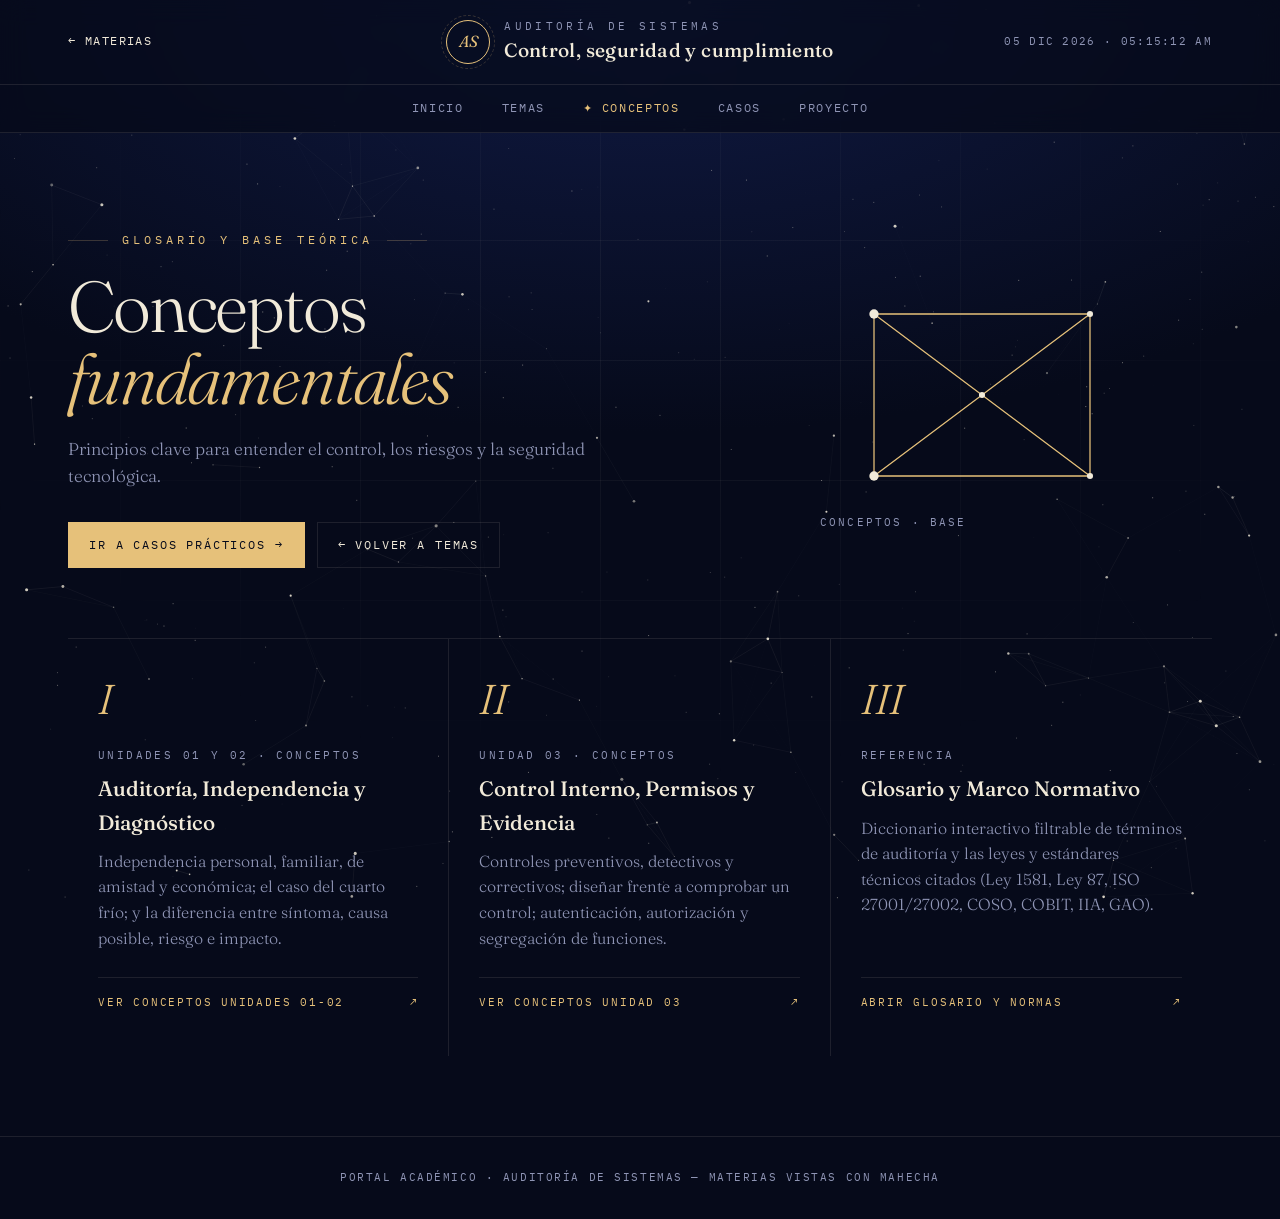
<file: auditoria-sistemas/conceptos.html>
<!DOCTYPE html>
<html lang="es">
<head>
    <meta charset="utf-8">
    <meta name="viewport" content="width=device-width, initial-scale=1">
    <title>Conceptos | Auditoría de Sistemas</title>
    <meta name="theme-color" content="#060a1a">
    <!-- Favicon Sistema Solar -->
    <link rel="icon" type="image/svg+xml" href="../logos/favicon.svg">
    <link rel="icon" type="image/png" sizes="32x32" href="../logos/favicon-32x32.png">
    <link rel="icon" type="image/png" sizes="16x16" href="../logos/favicon-16x16.png">
    <link rel="apple-touch-icon" sizes="180x180" href="../logos/favicon-192x192.png">
    <link rel="shortcut icon" href="../logos/favicon.ico">
    <link rel="preconnect" href="https://fonts.googleapis.com">
    <link rel="preconnect" href="https://fonts.gstatic.com" crossorigin>
    <link rel="stylesheet" href="https://fonts.googleapis.com/css2?family=Fraunces:ital,opsz,wght@0,9..144,300;0,9..144,500;1,9..144,300;1,9..144,500&family=IBM+Plex+Mono:wght@400;500&display=swap">
    <link rel="stylesheet" href="../css/carta-estelar.css">
    <link rel="stylesheet" href="../css/estilos.css">
    <link rel="stylesheet" href="../css/auditoria.css">
    <link rel="stylesheet" href="../css/auditoria-contenido.css">
    <link rel="stylesheet" href="../css/auditoria-casos.css">
    <link rel="stylesheet" href="../css/linea-contenido.css">
    <script src="../js/carta-estelar.js" defer></script>
    <script src="../js/auditoria.js" defer></script>
</head>
<body>
    <!-- Fondo: retícula de coordenadas + red de constelaciones (js/carta-estelar.js) -->
    <div class="reticula" aria-hidden="true"></div>
    <canvas id="constelacion" aria-hidden="true"></canvas>

    <header class="site-header revelar">
        <div class="header-inner">
            <div class="header-left">
                <a href="../index.html" class="home-btn">← Materias</a>
            </div>

            <a href="index.html" class="brand-row">
                <div class="brand-mark">AS</div>
                <div class="brand-text">
                    <div class="brand-title">AUDITORÍA DE SISTEMAS</div>
                    <div class="brand-subtitle-main">Control, seguridad y cumplimiento</div>
                </div>
            </a>

            <span class="coordenadas" data-reloj aria-hidden="true">15 NOV 2026 · 07:56:00 PM</span>
        </div>

        <div class="nav-wrap">
            <nav class="navbar" aria-label="Secciones de Auditoría de Sistemas">
                <a href="index.html">Inicio</a>
                <a href="temas.html">Temas</a>
                <a href="conceptos.html" aria-current="page">Conceptos</a>
                <a href="casos-practicos.html">Casos</a>
                <a href="proyecto.html">Proyecto</a>
            </nav>
        </div>
    </header>

    <main>
        <section class="hero">
            <div class="hero-content">
                <span class="eyebrow revelar" style="--d: .15s">Glosario y base teórica</span>
                <h1 class="revelar" style="--d: .3s">Conceptos <span>fundamentales</span></h1>
                <p class="revelar" style="--d: .45s">Principios clave para entender el control, los riesgos y la seguridad tecnológica.</p>
                <div class="hero-actions revelar" style="--d: .6s">
                    <a class="button button-primary" href="casos-practicos.html">Ir a Casos prácticos →</a>
                    <a class="button" href="temas.html">← Volver a Temas</a>
                </div>
            </div>
            <div class="dibujo revelar" style="--d: .5s" aria-hidden="true">
                <svg viewBox="0 0 200 150">
                    <path class="trazo" pathLength="400" d="M40,30 L160,30 L160,120 L40,120 L40,30 L100,75 L160,30 M40,120 L100,75 L160,120" />
                    <circle class="halo" cx="40" cy="30" r="7" /><circle class="astro" cx="40" cy="30" r="2.6" style="--i: 0" />
                    <circle class="halo" cx="160" cy="30" r="7" /><circle class="astro" cx="160" cy="30" r="1.7" style="--i: 1" />
                    <circle class="halo" cx="160" cy="120" r="7" /><circle class="astro" cx="160" cy="120" r="1.7" style="--i: 2" />
                    <circle class="halo" cx="40" cy="120" r="7" /><circle class="astro" cx="40" cy="120" r="2.6" style="--i: 3" />
                    <circle class="halo" cx="100" cy="75" r="7" /><circle class="astro" cx="100" cy="75" r="1.7" style="--i: 4" />
                    <text class="nombre" x="10" y="148">CONCEPTOS · BASE</text>
                </svg>
            </div>
        </section>

        <div class="card-grid revelar" style="--d: .7s">
            <a class="card" href="#unidad-1" data-abrir-unidad="unidad-1">
                <span class="card-icon">I</span>
                <span class="card-tag">Unidades 01 y 02 · Conceptos</span>
                <h3>Auditoría, Independencia y Diagnóstico</h3>
                <p>Independencia personal, familiar, de amistad y económica; el caso del cuarto frío; y la diferencia entre síntoma, causa posible, riesgo e impacto.</p>
                <span class="card-link">Ver conceptos Unidades 01-02 <b aria-hidden="true">↗</b></span>
            </a>
            <a class="card" href="#unidad-3" data-abrir-unidad="unidad-3">
                <span class="card-icon">II</span>
                <span class="card-tag">Unidad 03 · Conceptos</span>
                <h3>Control Interno, Permisos y Evidencia</h3>
                <p>Controles preventivos, detectivos y correctivos; diseñar frente a comprobar un control; autenticación, autorización y segregación de funciones.</p>
                <span class="card-link">Ver conceptos Unidad 03 <b aria-hidden="true">↗</b></span>
            </a>
            <a class="card" href="#glosario" data-abrir-unidad="glosario">
                <span class="card-icon">III</span>
                <span class="card-tag">Referencia</span>
                <h3>Glosario y Marco Normativo</h3>
                <p>Diccionario interactivo filtrable de términos de auditoría y las leyes y estándares técnicos citados (Ley 1581, Ley 87, ISO 27001/27002, COSO, COBIT, IIA, GAO).</p>
                <span class="card-link">Abrir glosario y normas <b aria-hidden="true">↗</b></span>
            </a>
        </div>

        <!-- =======================================================
             CONCEPTOS UNIDADES 01 Y 02: INDEPENDENCIA Y DIAGNÓSTICO
        ======================================================== -->
        <section class="seccion" id="unidad-1" data-modal-unidad aria-labelledby="titulo-diag">
            <header class="seccion-cabeza aparecer" id="diagnostico">
                <span class="seccion-num">Unidades 01 y 02 · Diagnóstico e Independencia</span>
                <h2 id="titulo-diag">Síntoma, causa, riesgo <em>e impacto</em></h2>
                <p>Son cuatro ideas distintas que la guía de diagnóstico pide no mezclar. Toca cada tarjeta para ver un ejemplo.</p>
            </header>
            <div class="volteos aparecer">
                <button class="volteo" type="button" aria-pressed="false">
                    <span class="volteo-interior">
                        <span class="volteo-cara"><small>Lo que se observa o reporta</small><strong>Síntoma</strong><small>Toca para ver el ejemplo ↻</small></span>
                        <span class="volteo-cara atras"><small>Ejemplo</small><span class="volteo-texto">Las existencias del sistema no coinciden con las del inventario físico.</span></span>
                    </span>
                </button>
                <button class="volteo" type="button" aria-pressed="false">
                    <span class="volteo-interior">
                        <span class="volteo-cara"><small>Una explicación por verificar</small><strong>Causa posible</strong><small>Toca para ver el ejemplo ↻</small></span>
                        <span class="volteo-cara atras"><small>Ejemplo</small><span class="volteo-texto">Movimientos de entrada, salida o ajuste que se registran sin validación.</span></span>
                    </span>
                </button>
                <button class="volteo" type="button" aria-pressed="false">
                    <span class="volteo-interior">
                        <span class="volteo-cara"><small>Lo que podría suceder</small><strong>Riesgo</strong><small>Toca para ver el ejemplo ↻</small></span>
                        <span class="volteo-cara atras"><small>Ejemplo</small><span class="volteo-texto">Vender unidades que en realidad no existen en bodega.</span></span>
                    </span>
                </button>
                <button class="volteo" type="button" aria-pressed="false">
                    <span class="volteo-interior">
                        <span class="volteo-cara"><small>La consecuencia para el negocio</small><strong>Impacto</strong><small>Toca para ver el ejemplo ↻</small></span>
                        <span class="volteo-cara atras"><small>Ejemplo</small><span class="volteo-texto">Pérdidas, reclamos de clientes y decisiones tomadas con datos errados.</span></span>
                    </span>
                </button>
            </div>
            <p class="nota-clave aparecer"><strong>Regla de oro</strong>La evidencia confirma o descarta una hipótesis. Nunca se presenta una sospecha como un hecho demostrado.</p>

            <!-- INDEPENDENCIA -->
            <h3 class="subtitulo aparecer" id="independencia">Independencia <em>y objetividad del auditor</em></h3>
            <p class="parrafo-guia aparecer">Una auditoría sin independencia pierde valor: puede ocultar riesgos, generar desconfianza y terminar en pérdidas o sanciones (The IIA, 2024; Khayal, 2025). Estos son los cuatro frentes que el auditor debe cuidar:</p>
            <div class="aspectos aparecer">
                <div><h4>Personal</h4><p>Sus propios intereses o beneficios no pueden influir en los resultados.</p></div>
                <div><h4>Familiar</h4><p>No debe auditar el trabajo de familiares cercanos.</p></div>
                <div><h4>Amistad</h4><p>No puede ocultar errores para proteger a un amigo.</p></div>
                <div><h4>Económica</h4><p>No acepta dinero, regalos ni beneficios de quien audita.</p></div>
            </div>
            <div class="casos aparecer" style="margin-top: 26px">
                <article class="caso">
                    <span class="caso-num">Caso del Taller 1 · Unidad 01</span>
                    <h4>El amigo del cuarto frío</h4>
                    <p>En una floricultora, el auditor encuentra diferencias entre el inventario del sistema y las flores almacenadas. El responsable es su amigo cercano y le pide no reportarlas. ¿Qué debe hacer?</p>
                    <button class="boton-revelar" type="button" data-revelar aria-expanded="false" aria-controls="resp-independencia">Ver qué debe hacer</button>
                    <div class="respuesta" id="resp-independencia" hidden>
                        <strong>Actuar con transparencia e informar el conflicto</strong>
                        <p>Registrar las diferencias y presentarlas con evidencia en su informe, informar a su superior sobre la relación personal y solicitar que otro auditor asuma la revisión.</p>
                    </div>
                </article>
            </div>
        </section>

        <!-- =======================================================
             CONCEPTOS UNIDAD 03: TIPOS DE CONTROL Y PERMISOS
        ======================================================== -->
        <section class="seccion" id="unidad-3" data-modal-unidad aria-labelledby="titulo-tipos">
            <header class="seccion-cabeza aparecer" id="tipos-control">
                <span class="seccion-num">Unidad 03 · Control interno</span>
                <h2 id="titulo-tipos">Tres momentos <em>para controlar</em></h2>
                <p>Un control puede actuar antes, durante o después de un problema. La Clase 3 y el Taller Teórico los explican con ejemplos informáticos.</p>
            </header>
            <div class="pestanas aparecer" data-pestanas>
                <div class="pestanas-lista" role="tablist" aria-label="Tipos de control">
                    <button class="pestana" role="tab" id="tc-1" aria-controls="tc-panel-1" aria-selected="true"><span class="pestana-num">Antes</span>Preventivo</button>
                    <button class="pestana" role="tab" id="tc-2" aria-controls="tc-panel-2" aria-selected="false"><span class="pestana-num">Durante</span>Detectivo</button>
                    <button class="pestana" role="tab" id="tc-3" aria-controls="tc-panel-3" aria-selected="false"><span class="pestana-num">Después</span>Correctivo</button>
                </div>
                <div class="pestana-panel" role="tabpanel" id="tc-panel-1" aria-labelledby="tc-1">
                    <h4>Evita que ocurra el error o el incidente</h4>
                    <ul class="puntos">
                        <li>Autenticación multifactor (MFA) para entrar a sistemas críticos.</li>
                        <li>Permisos asignados según el cargo de cada persona (mínimo privilegio).</li>
                        <li>Firewall y validaciones de los datos que se ingresan.</li>
                    </ul>
                </div>
                <div class="pestana-panel" role="tabpanel" id="tc-panel-2" aria-labelledby="tc-2" hidden>
                    <h4>Identifica eventos o desviaciones</h4>
                    <ul class="puntos">
                        <li>Revisión de logs y alertas por varios intentos fallidos de inicio de sesión.</li>
                        <li>Conciliaciones periódicas entre ventas, inventario y facturación.</li>
                        <li>Monitoreo de comportamientos anómalos en los accesos.</li>
                    </ul>
                </div>
                <div class="pestana-panel" role="tabpanel" id="tc-panel-3" aria-labelledby="tc-3" hidden>
                    <h4>Restaura o corrige la situación</h4>
                    <ul class="puntos">
                        <li>Restaurar la información desde una copia de seguridad probada.</li>
                        <li>Aplicar el plan de respuesta a incidentes: identificar, contener y solucionar.</li>
                        <li>Revertir una actualización que causó fallos.</li>
                    </ul>
                </div>
            </div>
            <dl class="matriz aparecer" style="grid-template-columns: repeat(2, 1fr)">
                <div>
                    <dt>Diseñar un control</dt>
                    <dd>Definir qué actividad reduce el riesgo, quién la hace, cada cuánto y con qué recursos.</dd>
                </div>
                <div>
                    <dt>Comprobar que funciona</dt>
                    <dd>Revisar con evidencia que la actividad sí se ejecuta y logra lo esperado. Un “Sí” en una entrevista o cuestionario no basta (GAO, 2014; NIST SP 800-53A).</dd>
                </div>
            </dl>

            <h3 class="subtitulo aparecer">Identidades, privilegios <em>y segregación de funciones</em></h3>
            <div class="aspectos aparecer">
                <div><h4>Autenticación</h4><p>Comprueba quién es la persona que ingresa mediante contraseña, token MFA o datos biométricos.</p></div>
                <div><h4>Autorización</h4><p>Determina qué puede hacer dentro del sistema una vez autenticada: consultar, registrar, aprobar o administrar.</p></div>
                <div><h4>Mínimo privilegio</h4><p>Otorgar únicamente los permisos indispensables para el cargo y separar cuentas de uso diario de las administrativas.</p></div>
                <div><h4>Segregación de funciones (SoD)</h4><p>Distribuir autorizar, ejecutar, registrar y revisar entre personas distintas para impedir que una sola controle toda una operación crítica.</p></div>
            </div>
        </section>

        <!-- =======================================================
             GLOSARIO Y MARCO DE REFERENCIA
        ======================================================== -->
        <section class="seccion" id="glosario" data-modal-unidad aria-labelledby="titulo-glosario" data-glosario>
            <header class="seccion-cabeza aparecer">
                <span class="seccion-num">Referencia · Glosario y Normas</span>
                <h2 id="titulo-glosario">Términos <em>clave</em></h2>
                <p>Definiciones breves tomadas de las tres clases y los cinco talleres de Auditoría de Sistemas. Filtra por tema.</p>
            </header>
            <div class="filtros aparecer" role="group" aria-label="Filtrar términos">
                <button class="filtro" type="button" data-filtro="todos" aria-pressed="true">Todos</button>
                <button class="filtro" type="button" data-filtro="auditoria" aria-pressed="false">Auditoría</button>
                <button class="filtro" type="button" data-filtro="control" aria-pressed="false">Control interno</button>
                <button class="filtro" type="button" data-filtro="seguridad" aria-pressed="false">Seguridad</button>
            </div>
            <dl class="glosario aparecer">
                <div class="termino" data-categoria="auditoria"><dt>Auditoría de sistemas</dt><dd>Evaluación sistemática y documentada de los sistemas de información, sus controles y cómo apoyan los procesos.</dd></div>
                <div class="termino" data-categoria="auditoria"><dt>Escepticismo profesional</dt><dd>No dar por cierta la información: compararla, verificarla y pedir más pruebas si hay contradicciones (The IIA, 2024).</dd></div>
                <div class="termino" data-categoria="auditoria"><dt>Evidencia</dt><dd>Entrevistas, inspección de documentos y configuraciones, y pruebas que permiten confirmar o descartar una hipótesis (NIST SP 800-53A).</dd></div>
                <div class="termino" data-categoria="auditoria"><dt>Hallazgo</dt><dd>Debilidad documentada y sustentada en evidencia, con su impacto y una recomendación de mejora priorizada.</dd></div>
                <div class="termino" data-categoria="control"><dt>Control interno</dt><dd>Políticas, procedimientos y mecanismos que reducen riesgos, protegen los recursos y apoyan los objetivos (GAO, 2014; COSO, 2013).</dd></div>
                <div class="termino" data-categoria="control"><dt>Trazabilidad</dt><dd>Poder saber quién hizo una operación, cuándo, desde dónde y qué cambió, incluido el dato anterior.</dd></div>
                <div class="termino" data-categoria="control"><dt>Segregación de funciones</dt><dd>Repartir autorizar, ejecutar, registrar y revisar entre personas distintas para evitar fraudes y errores (ISO/IEC 27002 control 5.3).</dd></div>
                <div class="termino" data-categoria="control"><dt>Conciliación</dt><dd>Comparar periódicamente pedidos, inventario, facturas y contabilidad para encontrar diferencias.</dd></div>
                <div class="termino" data-categoria="control"><dt>Gestión de cambios</dt><dd>Todo cambio se solicita, se autoriza, se prueba en un ambiente separado antes de producción, se documenta y se puede revertir (GAO, 2009; NIST SP 800-128).</dd></div>
                <div class="termino" data-categoria="control"><dt>Cuestionario de control</dt><dd>Preguntas claras y verificables (Sí, No, No aplica) cuyas respuestas sirven de punto de partida y se validan con evidencia (GAO, 2001).</dd></div>
                <div class="termino" data-categoria="seguridad"><dt>Autenticación</dt><dd>Comprueba quién es el usuario: contraseña, autenticación multifactor o biometría.</dd></div>
                <div class="termino" data-categoria="seguridad"><dt>Autorización</dt><dd>Define qué puede hacer el usuario después de entrar: consultar, registrar, aprobar o administrar (OWASP).</dd></div>
                <div class="termino" data-categoria="seguridad"><dt>Mínimo privilegio</dt><dd>Cada persona recibe solo los permisos que necesita para cumplir su trabajo.</dd></div>
                <div class="termino" data-categoria="seguridad"><dt>Logs</dt><dd>Registros de accesos, cambios y errores con relojes sincronizados. Deben protegerse para que nadie los altere (NIST SP 800-92).</dd></div>
                <div class="termino" data-categoria="seguridad"><dt>Incidente de seguridad</dt><dd>Violación, o amenaza cercana, de las normas de seguridad o del uso permitido de los sistemas (NIST SP 800-61).</dd></div>
                <div class="termino" data-categoria="seguridad"><dt>Copia de seguridad</dt><dd>Respaldo protegido y separado que solo sirve si se prueba que puede restaurarse. Regla 3-2-1: tres copias, dos medios, una fuera del sitio.</dd></div>
                <div class="termino" data-categoria="seguridad"><dt>Continuidad del negocio</dt><dd>Estrategias basadas en análisis de impacto (BIA) para mantener o recuperar las operaciones ante fallas o desastres (NIST SP 800-34).</dd></div>
                <div class="termino" data-categoria="seguridad"><dt>Confidencialidad, integridad y disponibilidad</dt><dd>Los tres pilares que la protección de datos busca garantizar.</dd></div>
            </dl>
            <p class="glosario-conteo" data-conteo aria-live="polite">18 de 18 términos</p>

            <!-- NORMAS -->
            <h3 class="subtitulo aparecer" id="normas">Normas, leyes y marcos <em>que se citan</em></h3>
            <p class="parrafo-guia aparecer">Las leyes son obligaciones jurídicas; los estándares ISO, COSO, COBIT, GAO y NIST son referencias técnicas.</p>
            <ul class="normas aparecer">
                <li class="norma"><b>Ley 1581 de 2012</b><span>Protección de datos personales en Colombia, vigilada por la Superintendencia de Industria y Comercio (SIC).</span></li>
                <li class="norma"><b>Decreto 1074 de 2015 · Circular 001 de 2016</b><span>Reglamenta la política de tratamiento de datos, el RNBD y el reporte de incidentes en 15 días hábiles.</span></li>
                <li class="norma"><b>Ley 87 de 1993</b><span>Control interno en entidades del Estado; referente nacional para estructurar y evaluar el control interno.</span></li>
                <li class="norma"><b>Ley 1273 de 2009 · Ley 527 de 1999</b><span>Protección penal de la información y los datos (delitos informáticos) y conservación de mensajes de datos.</span></li>
                <li class="norma"><b>ISO/IEC 27001 y 27002:2022</b><span>Sistema de gestión y catálogo de controles de seguridad de la información (5.3, 5.14-5.17, 5.24-5.30, 5.34, 6.3, 6.6, 8.5, 8.12, 8.13, 8.15).</span></li>
                <li class="norma"><b>COSO 2013 · COBIT 2019 · ISO 19011</b><span>Marcos internacionales de control interno, gobierno de tecnología y directrices para la auditoría de sistemas de gestión.</span></li>
                <li class="norma"><b>GAO (FISCAM / Green Book) y NIST SP 800</b><span>Estándares de evaluación de controles de sistemas de información (SP 800-30, 34, 40, 53, 53A, 61, 92, 123, 128).</span></li>
                <li class="norma"><b>Normas Globales IIA 2024 · ISO 690:2021</b><span>Independencia y escepticismo en auditoría interna (IIA) y norma internacional para citas y referencias bibliográficas (ISO 690).</span></li>
            </ul>
        </section>
    </main>

    <footer class="site-footer">
        Portal académico · Auditoría de Sistemas — Materias vistas con Mahecha
    </footer>
</body>
</html>
</file>
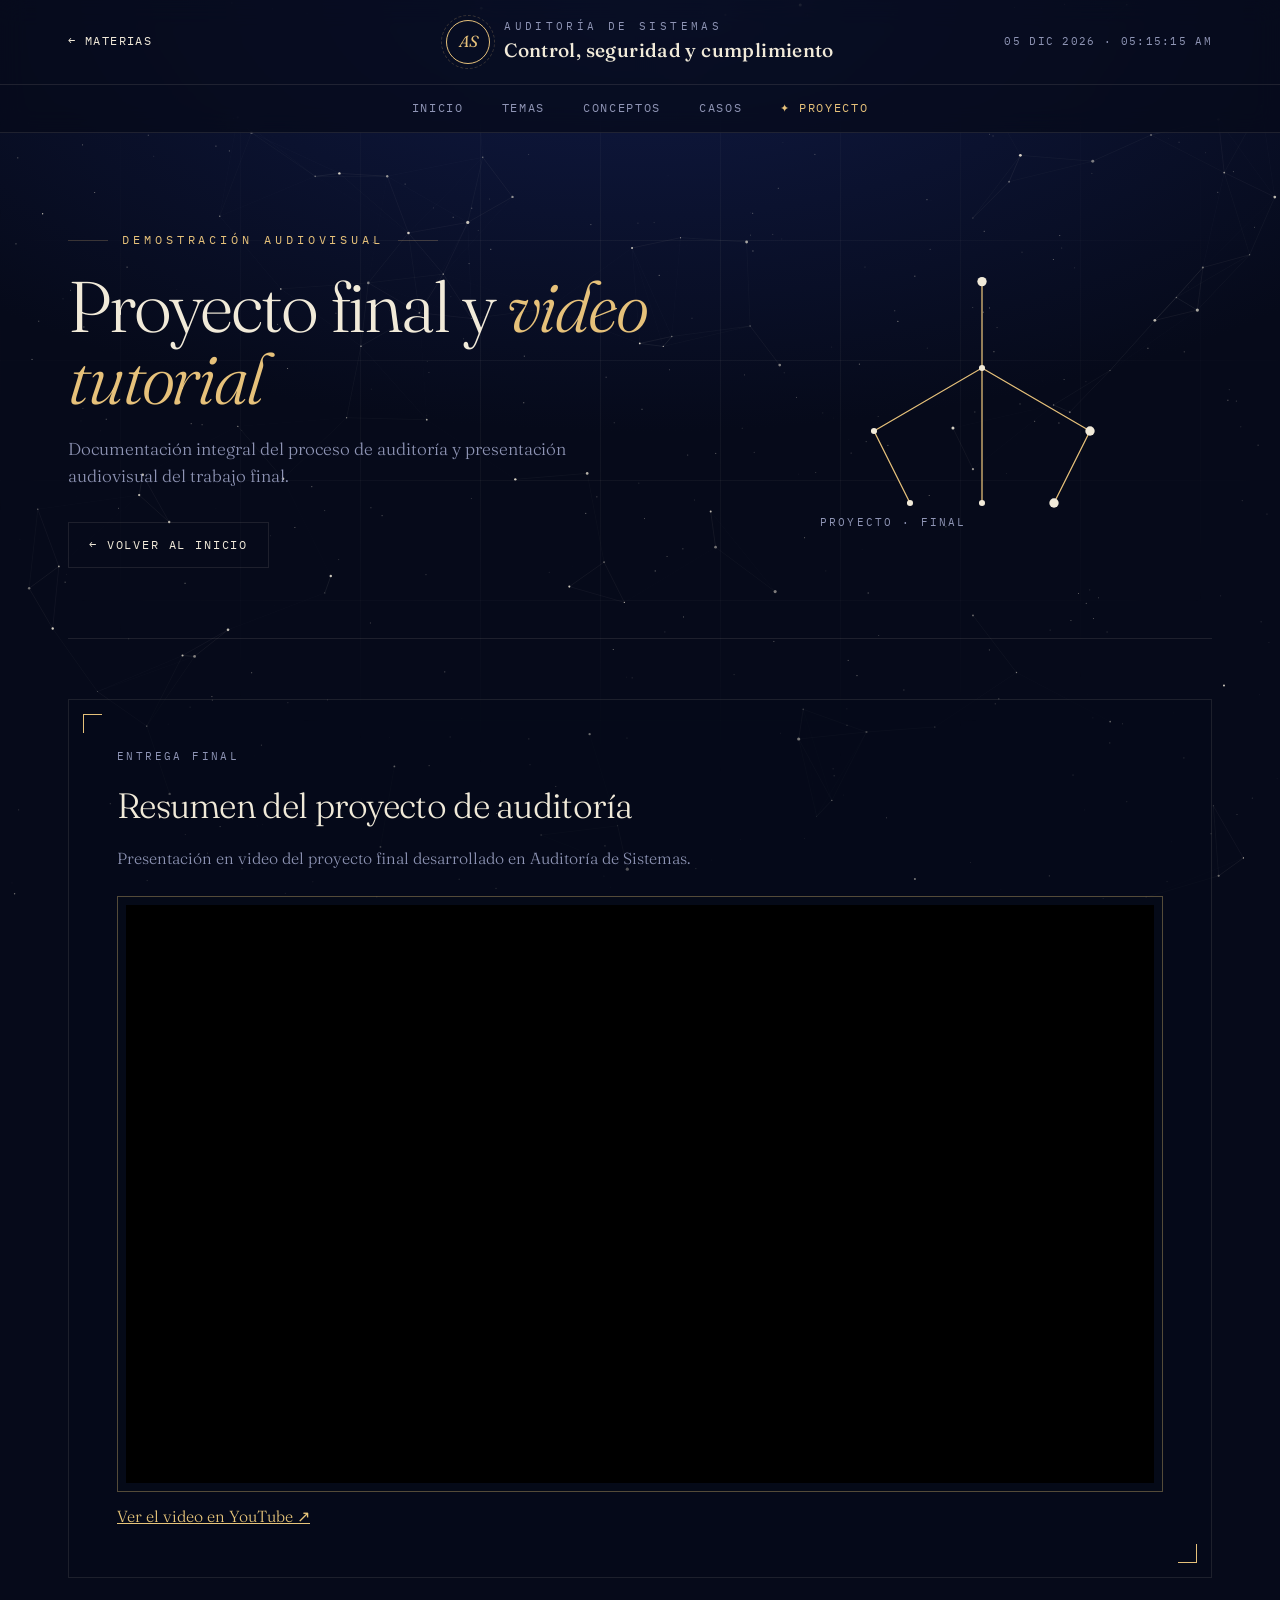
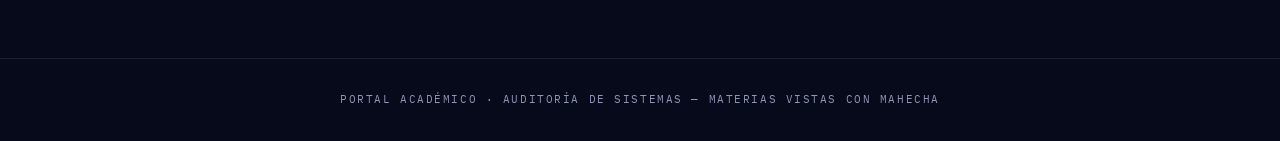
<file: auditoria-sistemas/proyecto.html>
<!DOCTYPE html>
<html lang="es">
<head>
    <meta charset="utf-8">
    <meta name="viewport" content="width=device-width, initial-scale=1">
    <title>Proyecto | Auditoría de Sistemas</title>
    <meta name="theme-color" content="#060a1a">
    <!-- Favicon Sistema Solar -->
    <link rel="icon" type="image/svg+xml" href="../logos/favicon.svg">
    <link rel="icon" type="image/png" sizes="32x32" href="../logos/favicon-32x32.png">
    <link rel="icon" type="image/png" sizes="16x16" href="../logos/favicon-16x16.png">
    <link rel="apple-touch-icon" sizes="180x180" href="../logos/favicon-192x192.png">
    <link rel="shortcut icon" href="../logos/favicon.ico">
    <link rel="preconnect" href="https://fonts.googleapis.com">
    <link rel="preconnect" href="https://fonts.gstatic.com" crossorigin>
    <link rel="stylesheet" href="https://fonts.googleapis.com/css2?family=Fraunces:ital,opsz,wght@0,9..144,300;0,9..144,500;1,9..144,300;1,9..144,500&family=IBM+Plex+Mono:wght@400;500&display=swap">
    <link rel="stylesheet" href="../css/carta-estelar.css">
    <link rel="stylesheet" href="../css/estilos.css">
    <link rel="stylesheet" href="../css/auditoria.css">
    <link rel="stylesheet" href="../css/auditoria-contenido.css">
    <link rel="stylesheet" href="../css/auditoria-casos.css">
    <script src="../js/carta-estelar.js" defer></script>
    <script src="../js/auditoria.js" defer></script>
</head>
<body>
    <!-- Fondo: retícula de coordenadas + red de constelaciones (js/carta-estelar.js) -->
    <div class="reticula" aria-hidden="true"></div>
    <canvas id="constelacion" aria-hidden="true"></canvas>

    <header class="site-header revelar">
        <div class="header-inner">
            <div class="header-left">
                <a href="../index.html" class="home-btn">← Materias</a>
            </div>

            <a href="index.html" class="brand-row">
                <div class="brand-mark">AS</div>
                <div class="brand-text">
                    <div class="brand-title">AUDITORÍA DE SISTEMAS</div>
                    <div class="brand-subtitle-main">Control, seguridad y cumplimiento</div>
                </div>
            </a>

            <span class="coordenadas" data-reloj aria-hidden="true">15 NOV 2026 · 07:56:00 PM</span>
        </div>

        <div class="nav-wrap">
            <nav class="navbar" aria-label="Secciones de Auditoría de Sistemas">
                <a href="index.html">Inicio</a>
                <a href="temas.html">Temas</a>
                <a href="conceptos.html">Conceptos</a>
                <a href="casos-practicos.html">Casos</a>
                <a href="proyecto.html" aria-current="page">Proyecto</a>
            </nav>
        </div>
    </header>

    <main>
        <section class="hero">
            <div class="hero-content">
                <span class="eyebrow revelar" style="--d: .15s">Demostración audiovisual</span>
                <h1 class="revelar" style="--d: .3s">Proyecto final y <span>video tutorial</span></h1>
                <p class="revelar" style="--d: .45s">Documentación integral del proceso de auditoría y presentación audiovisual del trabajo final.</p>
                <div class="hero-actions revelar" style="--d: .6s">
                    <a class="button" href="index.html">← Volver al inicio</a>
                </div>
            </div>
            <div class="dibujo revelar" style="--d: .5s" aria-hidden="true">
                <svg viewBox="0 0 200 150">
                    <path class="trazo" pathLength="400" d="M100,12 L100,60 L40,95 M100,60 L160,95 M100,60 L100,135 M40,95 L60,135 M160,95 L140,135" />
                    <circle class="halo" cx="100" cy="12" r="7" /><circle class="astro" cx="100" cy="12" r="2.6" style="--i: 0" />
                    <circle class="halo" cx="100" cy="60" r="7" /><circle class="astro" cx="100" cy="60" r="1.7" style="--i: 1" />
                    <circle class="halo" cx="40" cy="95" r="7" /><circle class="astro" cx="40" cy="95" r="1.7" style="--i: 2" />
                    <circle class="halo" cx="160" cy="95" r="7" /><circle class="astro" cx="160" cy="95" r="2.6" style="--i: 3" />
                    <circle class="halo" cx="100" cy="135" r="7" /><circle class="astro" cx="100" cy="135" r="1.7" style="--i: 4" />
                    <circle class="halo" cx="60" cy="135" r="7" /><circle class="astro" cx="60" cy="135" r="1.7" style="--i: 5" />
                    <circle class="halo" cx="140" cy="135" r="7" /><circle class="astro" cx="140" cy="135" r="2.6" style="--i: 6" />
                    <text class="nombre" x="10" y="148">PROYECTO · FINAL</text>
                </svg>
            </div>
        </section>

        <section class="content-panel revelar" style="--d: .7s">
            <span class="card-tag">Entrega final</span>
            <h3>Resumen del proyecto de auditoría</h3>
            <p>Presentación en video del proyecto final desarrollado en Auditoría de Sistemas.</p>
            <div class="video-proyecto" style="margin-top: 1.5rem; border: 1px solid rgba(232, 197, 122, .35); background: rgba(6, 10, 26, .6); padding: .5rem;">
                <div id="reproductor-proyecto" style="position: relative; width: 100%; padding-top: 56.25%; background: #000;"></div>
            </div>
            <p style="margin-top: .75rem;"><a href="https://youtu.be/WMy3Se8QGd0" target="_blank" rel="noopener" style="color: #e8c57a;">Ver el video en YouTube ↗</a></p>
            <script>
                /* Si la página está publicada (http/https) se usa el reproductor de YouTube.
                   Si se abre con doble clic (file://), YouTube bloquea el reproductor (Error 153),
                   así que se reproduce el video guardado en la carpeta /video. */
                (function () {
                    var cont = document.getElementById('reproductor-proyecto');
                    var estilo = 'position:absolute;inset:0;width:100%;height:100%;border:0;background:#000;';
                    if (location.protocol === 'http:' || location.protocol === 'https:') {
                        cont.innerHTML = '<iframe src="https://www.youtube.com/embed/WMy3Se8QGd0?rel=0" ' +
                            'title="Video del proyecto — Auditoría de Sistemas" style="' + estilo + '" ' +
                            'allow="accelerometer; autoplay; clipboard-write; encrypted-media; gyroscope; picture-in-picture; web-share" ' +
                            'referrerpolicy="strict-origin-when-cross-origin" allowfullscreen></iframe>';
                    } else {
                        cont.innerHTML = '<video controls preload="metadata" playsinline style="' + estilo + '">' +
                            '<source src="../video/Video%20auditoria%20de%20sistemas.mp4" type="video/mp4">' +
                            'Tu navegador no soporta la reproducción de video.</video>';
                    }
                })();
            </script>
        </section>
    </main>

    <footer class="site-footer">
        Portal académico · Auditoría de Sistemas — Materias vistas con Mahecha
    </footer>
</body>
</html>
</file>
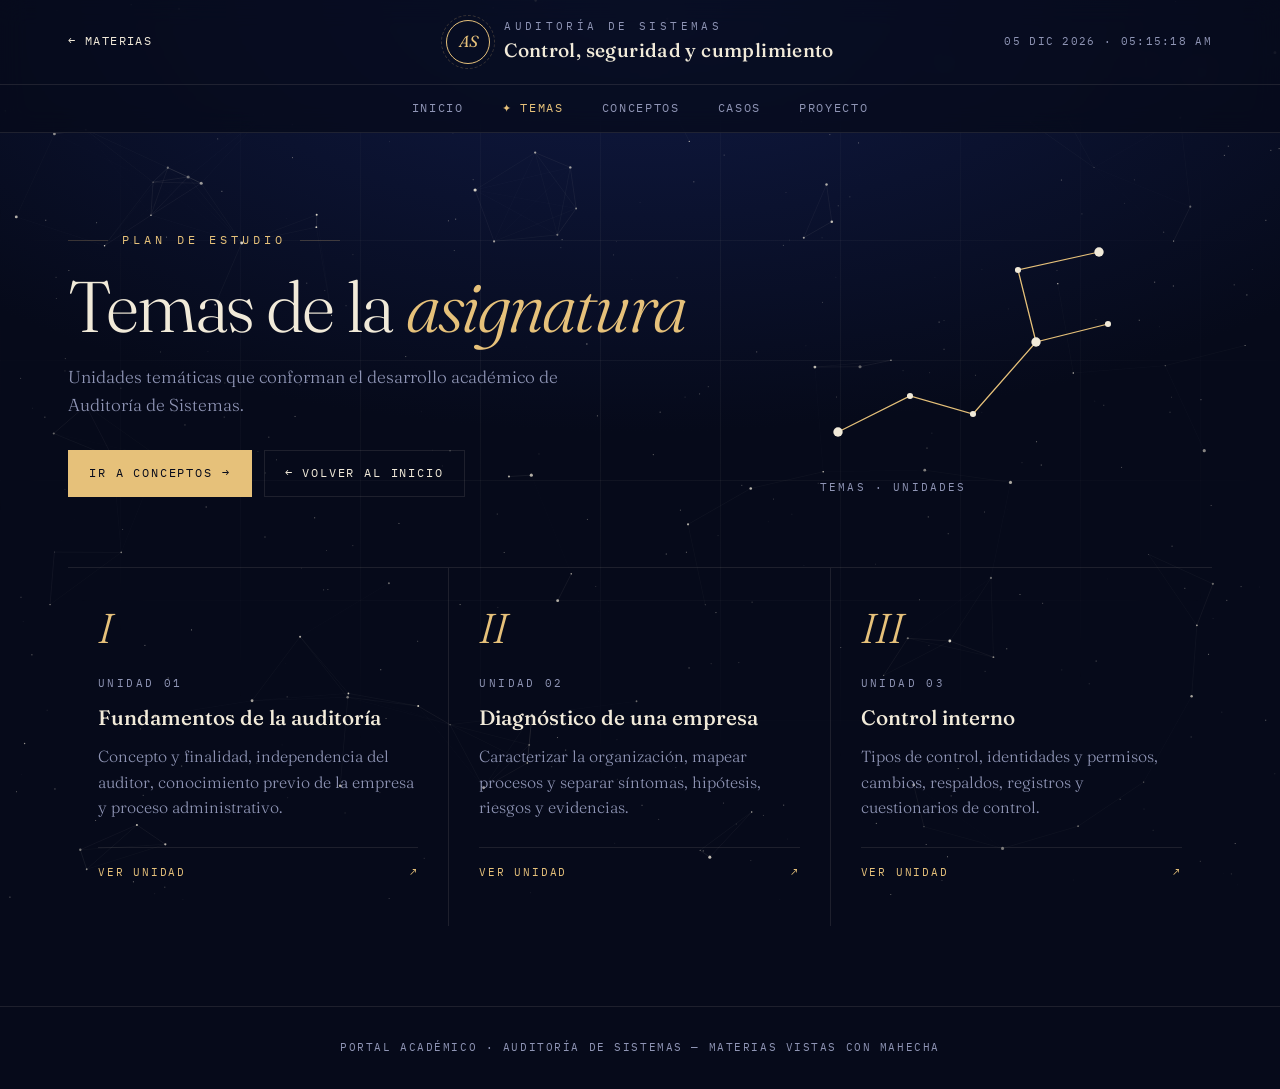
<file: auditoria-sistemas/temas.html>
<!DOCTYPE html>
<html lang="es">
<head>
    <meta charset="utf-8">
    <meta name="viewport" content="width=device-width, initial-scale=1">
    <title>Temas | Auditoría de Sistemas</title>
    <meta name="theme-color" content="#060a1a">
    <!-- Favicon Sistema Solar -->
    <link rel="icon" type="image/svg+xml" href="../logos/favicon.svg">
    <link rel="icon" type="image/png" sizes="32x32" href="../logos/favicon-32x32.png">
    <link rel="icon" type="image/png" sizes="16x16" href="../logos/favicon-16x16.png">
    <link rel="apple-touch-icon" sizes="180x180" href="../logos/favicon-192x192.png">
    <link rel="shortcut icon" href="../logos/favicon.ico">
    <link rel="preconnect" href="https://fonts.googleapis.com">
    <link rel="preconnect" href="https://fonts.gstatic.com" crossorigin>
    <link rel="stylesheet" href="https://fonts.googleapis.com/css2?family=Fraunces:ital,opsz,wght@0,9..144,300;0,9..144,500;1,9..144,300;1,9..144,500&family=IBM+Plex+Mono:wght@400;500&display=swap">
    <link rel="stylesheet" href="../css/carta-estelar.css">
    <link rel="stylesheet" href="../css/estilos.css">
    <link rel="stylesheet" href="../css/auditoria.css">
    <link rel="stylesheet" href="../css/auditoria-contenido.css">
    <link rel="stylesheet" href="../css/auditoria-casos.css">
    <link rel="stylesheet" href="../css/linea-contenido.css">
    <script src="../js/carta-estelar.js" defer></script>
    <script src="../js/auditoria.js" defer></script>
</head>
<body>
    <!-- Fondo: retícula de coordenadas + red de constelaciones (js/carta-estelar.js) -->
    <div class="reticula" aria-hidden="true"></div>
    <canvas id="constelacion" aria-hidden="true"></canvas>

    <header class="site-header revelar">
        <div class="header-inner">
            <div class="header-left">
                <a href="../index.html" class="home-btn">← Materias</a>
            </div>

            <a href="index.html" class="brand-row">
                <div class="brand-mark">AS</div>
                <div class="brand-text">
                    <div class="brand-title">AUDITORÍA DE SISTEMAS</div>
                    <div class="brand-subtitle-main">Control, seguridad y cumplimiento</div>
                </div>
            </a>

            <span class="coordenadas" data-reloj aria-hidden="true">15 NOV 2026 · 07:56:00 PM</span>
        </div>

        <div class="nav-wrap">
            <nav class="navbar" aria-label="Secciones de Auditoría de Sistemas">
                <a href="index.html">Inicio</a>
                <a href="temas.html" aria-current="page">Temas</a>
                <a href="conceptos.html">Conceptos</a>
                <a href="casos-practicos.html">Casos</a>
                <a href="proyecto.html">Proyecto</a>
            </nav>
        </div>
    </header>

    <main>
        <section class="hero">
            <div class="hero-content">
                <span class="eyebrow revelar" style="--d: .15s">Plan de estudio</span>
                <h1 class="revelar" style="--d: .3s">Temas de la <span>asignatura</span></h1>
                <p class="revelar" style="--d: .45s">Unidades temáticas que conforman el desarrollo académico de Auditoría de Sistemas.</p>
                <div class="hero-actions revelar" style="--d: .6s">
                    <a class="button button-primary" href="conceptos.html">Ir a Conceptos →</a>
                    <a class="button" href="index.html">← Volver al inicio</a>
                </div>
            </div>
            <div class="dibujo revelar" style="--d: .5s" aria-hidden="true">
                <svg viewBox="0 0 200 150">
                    <path class="trazo" pathLength="400" d="M20,115 L60,95 L95,105 L130,65 L170,55 M130,65 L120,25 L165,15" />
                    <circle class="halo" cx="20" cy="115" r="7" /><circle class="astro" cx="20" cy="115" r="2.6" style="--i: 0" />
                    <circle class="halo" cx="60" cy="95" r="7" /><circle class="astro" cx="60" cy="95" r="1.7" style="--i: 1" />
                    <circle class="halo" cx="95" cy="105" r="7" /><circle class="astro" cx="95" cy="105" r="1.7" style="--i: 2" />
                    <circle class="halo" cx="130" cy="65" r="7" /><circle class="astro" cx="130" cy="65" r="2.6" style="--i: 3" />
                    <circle class="halo" cx="170" cy="55" r="7" /><circle class="astro" cx="170" cy="55" r="1.7" style="--i: 4" />
                    <circle class="halo" cx="120" cy="25" r="7" /><circle class="astro" cx="120" cy="25" r="1.7" style="--i: 5" />
                    <circle class="halo" cx="165" cy="15" r="7" /><circle class="astro" cx="165" cy="15" r="2.6" style="--i: 6" />
                    <text class="nombre" x="10" y="148">TEMAS · UNIDADES</text>
                </svg>
            </div>
        </section>

        <div class="card-grid revelar" style="--d: .7s">
            <a class="card" href="#unidad-1" data-abrir-unidad="unidad-1">
                <span class="card-icon">I</span>
                <span class="card-tag">Unidad 01</span>
                <h3>Fundamentos de la auditoría</h3>
                <p>Concepto y finalidad, independencia del auditor, conocimiento previo de la empresa y proceso administrativo.</p>
                <span class="card-link">Ver unidad <b aria-hidden="true">↗</b></span>
            </a>
            <a class="card" href="#unidad-2" data-abrir-unidad="unidad-2">
                <span class="card-icon">II</span>
                <span class="card-tag">Unidad 02</span>
                <h3>Diagnóstico de una empresa</h3>
                <p>Caracterizar la organización, mapear procesos y separar síntomas, hipótesis, riesgos y evidencias.</p>
                <span class="card-link">Ver unidad <b aria-hidden="true">↗</b></span>
            </a>
            <a class="card" href="#unidad-3" data-abrir-unidad="unidad-3">
                <span class="card-icon">III</span>
                <span class="card-tag">Unidad 03</span>
                <h3>Control interno</h3>
                <p>Tipos de control, identidades y permisos, cambios, respaldos, registros y cuestionarios de control.</p>
                <span class="card-link">Ver unidad <b aria-hidden="true">↗</b></span>
            </a>
        </div>

        <!-- ================= UNIDAD 1 ================= -->
        <section class="seccion" id="unidad-1" data-modal-unidad aria-labelledby="titulo-u1">
            <header class="seccion-cabeza aparecer">
                <span class="seccion-num">Unidad 01</span>
                <h2 id="titulo-u1">Fundamentos de la <em>auditoría</em></h2>
                <p>Qué es auditar, quién puede hacerlo con objetividad, qué debe conocerse de la empresa antes de empezar y cómo se articula con el proceso administrativo.</p>
            </header>

            <!-- Cuadrito destacado para el Mapa Mental de la Unidad 1 en Genially -->
            <div class="cuadro-diapositivas aparecer">
                <div class="cuadro-diapo-info">
                    <span class="cuadro-diapo-tag">✦ Material interactivo · Unidad 01</span>
                    <h4>Mapa mental de la Unidad 1 en Genially</h4>
                    <p>Explora el mapa mental interactivo sobre los fundamentos de la auditoría de sistemas, la independencia del auditor y las cinco etapas del proceso administrativo.</p>
                </div>
                <a class="cuadro-diapo-btn" href="https://view.genially.com/6ad95593d47bcb0c87deef9a" target="_blank" rel="noopener">
                    Ver mapa mental en Genially <b aria-hidden="true">↗</b>
                </a>
            </div>

            <div class="docs aparecer">
                <details class="doc" open>
                    <summary>
                        <span class="doc-tipo">Clase 1 · Presentación PDF</span>
                        <span class="doc-titulo">Conceptos generales de auditoría de sistemas</span>
                        <span class="doc-icono" aria-hidden="true"></span>
                    </summary>
                    <div class="doc-cuerpo">
                        <div class="doc-bloque">
                            <h4>Objetivo general y objetivos específicos</h4>
                            <ul class="puntos">
                                <li><b>Objetivo general:</b> aplicar los conceptos básicos de cómo se realiza un proceso de auditoría para analizar y evaluar las áreas de la organización —incluida el área informática— y ofrecer opiniones objetivas sobre la confiabilidad de los procesos auditados.</li>
                                <li><b>Analizar</b> conceptos fundamentales de la auditoría de sistemas y la importancia de la estructura administrativa.</li>
                                <li><b>Identificar</b> cómo se desarrolla una auditoría y las tipologías de controles públicos y privados diseñados para cumplir las metas organizacionales.</li>
                                <li><b>Aplicar</b> la auditoría a la planeación, organización, integración, dirección y control de los componentes del área informática.</li>
                            </ul>
                        </div>
                        <div class="doc-bloque">
                            <h4>¿Qué es una auditoría?</h4>
                            <ul class="puntos">
                                <li>Tiene como fin <b>evaluar los procesos de una organización</b> buscando protegerlos y verificar que las actividades se desarrollen bajo reglamentaciones legales vigentes, asegurando la eficacia empresarial.</li>
                                <li>Es una <b>investigación crítica e independiente</b> que exige conocimiento claro del proceso que se va a auditar.</li>
                                <li>Exige <b>independencia personal, familiar, de amistad y económica</b> frente al objeto auditado.</li>
                                <li>Todo debe estar basado en <b>hechos, transacciones, gestiones, datos y factores</b> verificables dentro de la organización.</li>
                            </ul>
                        </div>
                        <div class="doc-bloque">
                            <h4>¿Qué se debe tener en cuenta antes de auditar?</h4>
                            <ul class="puntos">
                                <li>Conocer la <b>escritura de constitución</b>, la <b>misión</b>, la <b>visión</b> y el <b>organigrama</b> de la empresa.</li>
                                <li>Ubicar en cuál área está el proceso a auditar y saber qué hacen las diversas áreas de la organización.</li>
                                <li>Realizar una observación a profundidad de la estructura organizacional del área de trabajo.</li>
                                <li>Conocer los <b>objetivos corporativos</b> de la compañía y la <b>normatividad legal</b> (normas y leyes aplicadas).</li>
                            </ul>
                        </div>
                    </div>
                </details>
            </div>

            <h3 class="subtitulo aparecer">El proceso administrativo <em>aplicado a una auditoría</em></h3>
            <div class="pestanas aparecer" data-pestanas>
                <div class="pestanas-lista" role="tablist" aria-label="Etapas del proceso administrativo">
                    <button class="pestana" role="tab" id="pa-1" aria-controls="pa-panel-1" aria-selected="true"><span class="pestana-num">01</span>Planeación</button>
                    <button class="pestana" role="tab" id="pa-2" aria-controls="pa-panel-2" aria-selected="false"><span class="pestana-num">02</span>Organización</button>
                    <button class="pestana" role="tab" id="pa-3" aria-controls="pa-panel-3" aria-selected="false"><span class="pestana-num">03</span>Integración</button>
                    <button class="pestana" role="tab" id="pa-4" aria-controls="pa-panel-4" aria-selected="false"><span class="pestana-num">04</span>Dirección</button>
                    <button class="pestana" role="tab" id="pa-5" aria-controls="pa-panel-5" aria-selected="false"><span class="pestana-num">05</span>Control</button>
                </div>
                <div class="pestana-panel" role="tabpanel" id="pa-panel-1" aria-labelledby="pa-1">
                    <h4>Definir antes de actuar</h4>
                    <p>Se decide con anticipación qué se quiere lograr y cómo. En una auditoría se fijan el objetivo, el alcance, los recursos, las actividades y el cronograma.</p>
                    <p class="ejemplo"><strong>Ejemplo:</strong> auditar en 5 días el registro de entradas y salidas del almacén, comparando el sistema con conteos físicos.</p>
                </div>
                <div class="pestana-panel" role="tabpanel" id="pa-panel-2" aria-labelledby="pa-2" hidden>
                    <h4>Repartir el trabajo</h4>
                    <p>Se define cómo se distribuyen las tareas, quién tiene autoridad y quién responde por cada actividad.</p>
                    <p class="ejemplo"><strong>En la auditoría:</strong> se nombra un supervisor y se reparten las áreas entre los auditores según lo que sabe cada uno.</p>
                </div>
                <div class="pestana-panel" role="tabpanel" id="pa-panel-3" aria-labelledby="pa-3" hidden>
                    <h4>Reunir personas y recursos</h4>
                    <p>Se consigue lo que la estructura necesita para funcionar: personal capacitado y recursos materiales, económicos y tecnológicos.</p>
                    <p class="ejemplo"><strong>En la auditoría:</strong> auditores preparados, herramientas de análisis, permisos de lectura en los sistemas y presupuesto para las pruebas.</p>
                </div>
                <div class="pestana-panel" role="tabpanel" id="pa-panel-4" aria-labelledby="pa-4" hidden>
                    <h4>Orientar y comunicar</h4>
                    <p>Con liderazgo y comunicación clara, los objetivos se convierten en instrucciones que las personas entienden y cumplen.</p>
                    <p class="ejemplo"><strong>En la auditoría:</strong> coordinar al equipo, informar los avances a la gerencia y resolver los obstáculos que aparezcan.</p>
                </div>
                <div class="pestana-panel" role="tabpanel" id="pa-panel-5" aria-labelledby="pa-5" hidden>
                    <h4>Comparar y corregir</h4>
                    <p>Se compara lo logrado con lo planeado y se corrigen las desviaciones.</p>
                    <p class="ejemplo"><strong>En la auditoría:</strong> comprobar que el control existe, que se ejecuta (registros y pruebas de los últimos meses) y que se actúa cuando falla.</p>
                </div>
            </div>
        </section>

        <!-- ================= UNIDAD 2 ================= -->
        <section class="seccion" id="unidad-2" data-modal-unidad aria-labelledby="titulo-u2">
            <header class="seccion-cabeza aparecer">
                <span class="seccion-num">Unidad 02</span>
                <h2 id="titulo-u2">Diagnóstico de una <em>empresa</em></h2>
                <p>Cómo transformar un caso empresarial con fallas en un diagnóstico preliminar organizado, distinguiendo los hechos reportados de las hipótesis por verificar.</p>
            </header>

            <!-- Cuadrito destacado para la Presentación en Genially de la Unidad 2 -->
            <div class="cuadro-diapositivas aparecer">
                <div class="cuadro-diapo-info">
                    <span class="cuadro-diapo-tag">✦ Material interactivo · Unidad 02</span>
                    <h4>Presentación interactiva en Genially — Diagnóstico de auditoría</h4>
                    <p>Explora las diapositivas interactivas sobre el diagnóstico preliminar de Buenavista Flowers S.A.S., su mapa de procesos, matriz de síntomas e inventario de activos.</p>
                </div>
                <a class="cuadro-diapo-btn" href="https://view.genially.com/6ae294d68cdadf4cb42acba1" target="_blank" rel="noopener">
                    Ver presentación en Genially <b aria-hidden="true">↗</b>
                </a>
            </div>

            <div class="docs aparecer">
                <details class="doc" open>
                    <summary>
                        <span class="doc-tipo">Clase 2 · Guía de clase PDF</span>
                        <span class="doc-titulo">Diagnóstico de una empresa que requiere auditoría de sistemas</span>
                        <span class="doc-icono" aria-hidden="true"></span>
                    </summary>
                    <div class="doc-cuerpo">
                        <div class="doc-bloque">
                            <h4>¿Qué es una auditoría de sistemas?</h4>
                            <ul class="puntos">
                                <li><b>¿Qué revisa?</b> Aplicaciones, bases de datos, infraestructura, usuarios, procedimientos, controles y registros.</li>
                                <li><b>¿Para qué?</b> Identificar riesgos, comprobar controles, detectar debilidades y recomendar mejoras.</li>
                                <li><b>¿Qué produce?</b> Hallazgos sustentados en evidencia, conclusiones y recomendaciones priorizadas.</li>
                                <li><b>Idea clave:</b> una auditoría no consiste en adivinar la causa ni en culpar a una persona; consiste en evaluar con criterios y evidencia.</li>
                            </ul>
                        </div>
                        <div class="doc-bloque">
                            <h4>Caracterización, organigrama y mapa de procesos</h4>
                            <ul class="puntos">
                                <li><b>Caracterizar la empresa:</b> identidad (actividad, productos, clientes y tamaño), dirección estratégica (misión, visión y objetivos) y contexto tecnológico.</li>
                                <li><b>Organigrama y segregación:</b> separar funciones incompatibles; quien registra una operación no debería ser la única persona que la aprueba y revisa.</li>
                                <li><b>Mapa de procesos:</b> seguir el flujo <i>Venta → Validación → Inventario → Facturación → Contabilidad</i> identificando puntos críticos, trazabilidad (usuario, fecha, hora, dato anterior y cambio) y conciliación.</li>
                            </ul>
                        </div>
                        <div class="doc-bloque">
                            <h4>Activos tecnológicos, controles y evidencia</h4>
                            <ul class="puntos">
                                <li><b>Siete activos por inventariar:</b> aplicación comercial, base de datos, módulo de inventario, facturación, equipos y red, usuarios y bitácoras, y copias de seguridad (definiendo función, responsable, información, criticidad y control por revisar).</li>
                                <li><b>Seis líneas de control por investigar:</b> acceso, integridad de datos, gestión de cambios, trazabilidad, continuidad y conciliación.</li>
                                <li><b>Cómo comprobar hipótesis con evidencia:</b> entrevistas con responsables, inspección de configuraciones/permisos y pruebas de conciliación sobre muestras reales.</li>
                            </ul>
                        </div>
                    </div>
                </details>
            </div>

            <h3 class="subtitulo aparecer">Secuencia recomendada en 8 pasos <em>para resolver un diagnóstico</em></h3>
            <ol class="secuencia aparecer">
                <li><span class="paso-num">01</span>Leer el caso y delimitar los hechos.</li>
                <li><span class="paso-num">02</span>Caracterizar la empresa y construir el organigrama.</li>
                <li><span class="paso-num">03</span>Mapear los procesos y sus puntos de control.</li>
                <li><span class="paso-num">04</span>Separar síntomas, hipótesis, riesgos e impactos.</li>
                <li><span class="paso-num">05</span>Redactar los objetivos y listar los activos.</li>
                <li><span class="paso-num">06</span>Definir el perfil del auditor y cómo proteger su independencia.</li>
                <li><span class="paso-num">07</span>Formular conclusiones y acciones iniciales.</li>
                <li><span class="paso-num">08</span>Integrar el documento y diseñar la presentación.</li>
            </ol>
        </section>

        <!-- ================= UNIDAD 3 ================= -->
        <section class="seccion" id="unidad-3" data-modal-unidad aria-labelledby="titulo-u3">
            <header class="seccion-cabeza aparecer">
                <span class="seccion-num">Unidad 03</span>
                <h2 id="titulo-u3">Control <em>interno</em></h2>
                <p>Las políticas, procedimientos y mecanismos que reducen riesgos y protegen los activos tecnológicos, y cómo el auditor informático comprueba con evidencia que operan de forma efectiva.</p>
            </header>

            <div class="docs aparecer">
                <details class="doc" open>
                    <summary>
                        <span class="doc-tipo">Clase 3 · Presentación PDF</span>
                        <span class="doc-titulo">Control interno y auditoría de sistemas</span>
                        <span class="doc-icono" aria-hidden="true"></span>
                    </summary>
                    <div class="doc-cuerpo">
                        <div class="doc-bloque">
                            <h4>Propósito, estructura y tipos de control interno</h4>
                            <ul class="puntos">
                                <li><b>¿Para qué sirve?</b> Protege los activos y la información, reduce errores, fraudes y accesos indebidos, favorece el cumplimiento de normas y objetivos, y permite supervisar las operaciones.</li>
                                <li><b>¿Cómo se estructura?</b> Estructura organizacional y responsabilidades, políticas y procedimientos documentados, controles tecnológicos y administrativos, y seguimiento, verificación y mejora.</li>
                                <li><b>Tres tipos de control:</b> <b>Preventivo</b> (evita que ocurra un error o incidente), <b>Detectivo</b> (identifica eventos o desviaciones) y <b>Correctivo</b> (restaura o corrige la situación).</li>
                            </ul>
                        </div>
                        <div class="doc-bloque">
                            <h4>Funciones del auditor informático y evidencias habituales</h4>
                            <ul class="puntos">
                                <li><b>Funciones principales:</b> evaluar controles, verificar trazabilidad (quién hizo una operación, cuándo y qué modificó), examinar autorizaciones, identificar riesgos y hallazgos, y validar con evidencia contrastando entrevistas con registros y pruebas.</li>
                                <li><b>Evidencias habituales:</b> matriz de usuarios y permisos, logs y reportes de actividad, tickets de cambios autorizados, registros de respaldos y pruebas de restauración, y políticas y actas de revisión.</li>
                            </ul>
                        </div>
                        <div class="doc-bloque">
                            <h4>Identidades, infraestructura, cambios y monitoreo</h4>
                            <ul class="puntos">
                                <li><b>Identidades y accesos:</b> distinguir <b>autenticación</b> (quién es el usuario: clave, MFA, biometría) de <b>autorización</b> (qué puede hacer: consultar, registrar, aprobar, administrar), aplicando <b>mínimo privilegio</b> y <b>segregación de funciones</b>.</li>
                                <li><b>Infraestructura y gestión de cambios:</b> seguridad física (acceso a centros de datos, cámaras, protección eléctrica y contra incendios), configuración segura (deshabilitar servicios innecesarios, cambiar claves por defecto, parches y firewall) y gestión de cambios (solicitar, autorizar, evaluar impacto, probar antes de producción, documentar y prever reversión).</li>
                                <li><b>Respaldos, logs y cuestionarios de control:</b> copias protegidas y separadas con pruebas periódicas de restauración; logs protegidos contra alteración; y cuestionarios con preguntas claras y verificables (Sí / No / No aplica) validadas con evidencia.</li>
                            </ul>
                        </div>
                    </div>
                </details>
            </div>

            <p class="nota-clave aparecer"><strong>Para recordar</strong>Diseñar un control no es suficiente: una respuesta “Sí” en un cuestionario no prueba por sí sola que el control sea efectivo; debe comprobarse con evidencia que realmente se ejecuta y funciona.</p>
        </section>
    </main>

    <footer class="site-footer">
        Portal académico · Auditoría de Sistemas — Materias vistas con Mahecha
    </footer>
</body>
</html>
</file>
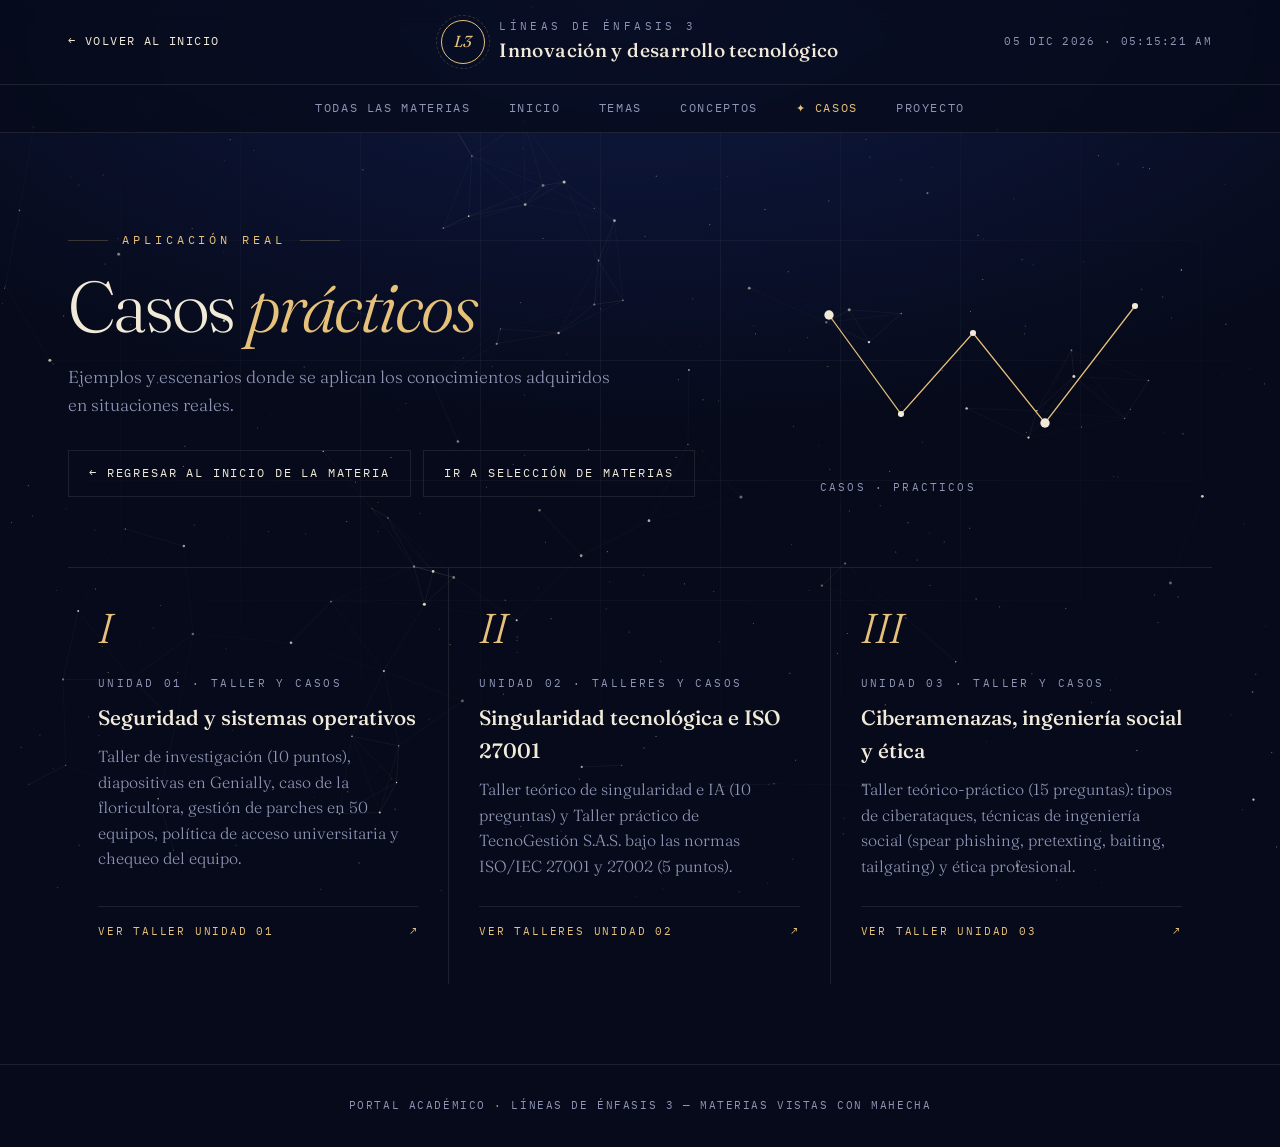
<file: linea-enfasis-3/casos-practicos.html>
<!DOCTYPE html>
<html lang="es">
<head>
    <meta charset="utf-8">
    <meta name="viewport" content="width=device-width, initial-scale=1">
    <title>Casos Prácticos | Líneas de Énfasis 3 — Portal de Innovación y Desarrollo</title>
    <meta name="theme-color" content="#060a1a">
    <!-- Favicon Sistema Solar -->
    <link rel="icon" type="image/svg+xml" href="../logos/favicon.svg">
    <link rel="icon" type="image/png" sizes="32x32" href="../logos/favicon-32x32.png">
    <link rel="icon" type="image/png" sizes="16x16" href="../logos/favicon-16x16.png">
    <link rel="apple-touch-icon" sizes="180x180" href="../logos/favicon-192x192.png">
    <link rel="shortcut icon" href="../logos/favicon.ico">
    <link rel="preconnect" href="https://fonts.googleapis.com">
    <link rel="preconnect" href="https://fonts.gstatic.com" crossorigin>
    <link rel="stylesheet" href="https://fonts.googleapis.com/css2?family=Fraunces:ital,opsz,wght@0,9..144,300;0,9..144,500;1,9..144,300;1,9..144,500&family=IBM+Plex+Mono:wght@400;500&display=swap">
    <link rel="stylesheet" href="../css/carta-estelar.css">
    <link rel="stylesheet" href="../css/estilos.css">
    <link rel="stylesheet" href="../css/auditoria.css">
    <link rel="stylesheet" href="../css/auditoria-contenido.css">
    <link rel="stylesheet" href="../css/auditoria-casos.css">
    <link rel="stylesheet" href="../css/linea-contenido.css">
    <script src="../js/carta-estelar.js" defer></script>
    <script src="../js/auditoria.js" defer></script>
</head>
<body>
    <!-- Fondo: retícula de coordenadas + red de constelaciones (js/carta-estelar.js) -->
    <div class="reticula" aria-hidden="true"></div>
    <canvas id="constelacion" aria-hidden="true"></canvas>

    <header class="site-header revelar">
        <div class="header-inner">
            <div class="header-left">
                <a href="index.html" class="home-btn">← Volver al inicio</a>
            </div>

            <a href="index.html" class="brand-row">
                <div class="brand-mark">L3</div>
                <div class="brand-text">
                    <div class="brand-title">LÍNEAS DE ÉNFASIS 3</div>
                    <div class="brand-subtitle-main">Innovación y desarrollo tecnológico</div>
                </div>
            </a>

            <span class="coordenadas" data-reloj aria-hidden="true">15 NOV 2026 · 07:56:00 PM</span>
        </div>

        <div class="nav-wrap">
            <nav class="navbar" aria-label="Secciones de Líneas de Énfasis 3">
                <a href="../index.html">Todas las materias</a>
                <a href="index.html">Inicio</a>
                <a href="temas.html">Temas</a>
                <a href="conceptos.html">Conceptos</a>
                <a href="casos-practicos.html" aria-current="page">Casos</a>
                <a href="proyecto.html">Proyecto</a>
            </nav>
        </div>
    </header>

    <main>
        <section class="hero">
            <div class="hero-content">
                <span class="eyebrow revelar" style="--d: .15s">Aplicación real</span>
                <h1 class="revelar" style="--d: .3s">Casos <span>prácticos</span></h1>
                <p class="revelar" style="--d: .45s">Ejemplos y escenarios donde se aplican los conocimientos adquiridos en situaciones reales.</p>
                <div class="hero-actions revelar" style="--d: .6s">
                    <a class="button" href="index.html">← Regresar al inicio de la materia</a>
                    <a class="button" href="../index.html">Ir a selección de materias</a>
                </div>
            </div>
            <div class="dibujo revelar" style="--d: .5s" aria-hidden="true">
                <svg viewBox="0 0 200 150">
                    <path class="trazo" pathLength="400" d="M15,50 L55,105 L95,60 L135,110 L185,45" />
                    <circle class="halo" cx="15" cy="50" r="7" /><circle class="astro" cx="15" cy="50" r="2.6" style="--i: 0" />
                    <circle class="halo" cx="55" cy="105" r="7" /><circle class="astro" cx="55" cy="105" r="1.7" style="--i: 1" />
                    <circle class="halo" cx="95" cy="60" r="7" /><circle class="astro" cx="95" cy="60" r="1.7" style="--i: 2" />
                    <circle class="halo" cx="135" cy="110" r="7" /><circle class="astro" cx="135" cy="110" r="2.6" style="--i: 3" />
                    <circle class="halo" cx="185" cy="45" r="7" /><circle class="astro" cx="185" cy="45" r="1.7" style="--i: 4" />
                    <text class="nombre" x="10" y="148">CASOS · PRACTICOS</text>
                </svg>
            </div>
        </section>

        <div class="card-grid revelar" style="--d: .7s">
            <a class="card" href="#unidad-1" data-abrir-unidad="unidad-1">
                <span class="card-icon">I</span>
                <span class="card-tag">Unidad 01 · Taller y Casos</span>
                <h3>Seguridad y sistemas operativos</h3>
                <p>Taller de investigación (10 puntos), diapositivas en Genially, caso de la floricultora, gestión de parches en 50 equipos, política de acceso universitaria y chequeo del equipo.</p>
                <span class="card-link">Ver taller Unidad 01 <b aria-hidden="true">↗</b></span>
            </a>
            <a class="card" href="#unidad-2" data-abrir-unidad="unidad-2">
                <span class="card-icon">II</span>
                <span class="card-tag">Unidad 02 · Talleres y Casos</span>
                <h3>Singularidad tecnológica e ISO 27001</h3>
                <p>Taller teórico de singularidad e IA (10 preguntas) y Taller práctico de TecnoGestión S.A.S. bajo las normas ISO/IEC 27001 y 27002 (5 puntos).</p>
                <span class="card-link">Ver talleres Unidad 02 <b aria-hidden="true">↗</b></span>
            </a>
            <a class="card" href="#unidad-3" data-abrir-unidad="unidad-3">
                <span class="card-icon">III</span>
                <span class="card-tag">Unidad 03 · Taller y Casos</span>
                <h3>Ciberamenazas, ingeniería social y ética</h3>
                <p>Taller teórico-práctico (15 preguntas): tipos de ciberataques, técnicas de ingeniería social (spear phishing, pretexting, baiting, tailgating) y ética profesional.</p>
                <span class="card-link">Ver taller Unidad 03 <b aria-hidden="true">↗</b></span>
            </a>
        </div>

        <!-- =======================================================
             UNIDAD 01: TALLER DE INVESTIGACIÓN Y CASOS APLICADOS
        ======================================================== -->
        <section class="seccion" id="unidad-1" data-modal-unidad aria-labelledby="titulo-taller-u1">
            <header class="seccion-cabeza aparecer">
                <span class="seccion-num">Unidad 01 · Aplicación práctica</span>
                <h2 id="titulo-taller-u1">Taller de investigación y casos de <em>Seguridad y Sistemas Operativos</em></h2>
                <p>Desarrollo completo del taller de la Unidad 1 elaborado por Angel Yecid Chica Marulanda y María Fernanda Orozco Cuartas, junto con su presentación interactiva y escenarios aplicados.</p>
            </header>

            <!-- Cuadrito destacado con el link de las diapositivas de la Unidad 1 en Genially -->
            <div class="cuadro-diapositivas aparecer">
                <div class="cuadro-diapo-info">
                    <span class="cuadro-diapo-tag">✦ Presentación interactiva · Unidad 01</span>
                    <h4>Diapositivas de sustentación en Genially</h4>
                    <p>En esta presentación interactiva se exponen los conceptos fundamentales, ejemplos organizacionales, comparativa Windows vs. Linux y controles de seguridad del Taller de la Unidad 1. Haz clic en el botón para verlas.</p>
                </div>
                <a class="cuadro-diapo-btn" href="https://view.genially.com/609710fcde75770d03ec9608" target="_blank" rel="noopener">
                    Ver diapositivas en Genially <b aria-hidden="true">↗</b>
                </a>
            </div>

            <div class="docs aparecer">
                <details class="doc" open>
                    <summary>
                        <span class="doc-tipo">Taller de investigación · Unidad 01</span>
                        <span class="doc-titulo">Seguridad de la información y sistemas operativos (10 puntos)</span>
                        <span class="doc-icono" aria-hidden="true"></span>
                    </summary>
                    <div class="doc-cuerpo">
                        <p class="doc-intro">Diez puntos resueltos con apoyo en NIST, CISA, la UOC y Microsoft, aterrizados en una empresa floricultora, una entidad bancaria y una institución universitaria.</p>
                        <ol class="preguntas">
                            <li><b>Conceptos fundamentales: seguridad, información y sistema.</b> La seguridad informática protege los recursos para que la información no se pierda, modifique ni revele (NIST). Un dato aislado (“20 % más de rosas rojas” y “14 de febrero”) solo se vuelve información útil al organizarlo en un reporte de ventas de San Valentín (Etecé, 2025). Y un sistema no es solo el computador: el sistema de recepción de flor integra báscula digital, red local, software de inventario, escáner y operarios.</li>
                            <li><b>La información como activo organizacional.</b> Tiene valor estratégico porque permite controlar procesos, decidir y mejorar (UOC; Pascoe et al., 2024). En la floricultora se identificaron tres activos críticos: información de producción, información de trabajadores e información comercial, cada uno con sus consecuencias ante pérdida y sus responsables de protección.</li>
                            <li><b>Principios de protección (Tríada CID).</b> Confidencialidad (ejemplo: logs bancarios que exponían números de tarjeta, corregido con tokenización y revisión de código), Integridad (ejemplo: corte de energía a mitad de una transferencia de $100.000, corregido con transacciones atómicas y cuadre diario) y Disponibilidad (ejemplo: caída del proveedor de SMS para MFA, corregido con llaves de seguridad alternas y acuerdos SLA). En una institución educativa el principio más sensible es la integridad de las calificaciones.</li>
                            <li><b>Digitalización, nube y nuevos riesgos.</b> Beneficios: acceso remoto (González, 2023) y ahorro de infraestructura física. Riesgos: accesos no autorizados, pérdida de información y dependencia del proveedor. Antes de contratar nube se deben verificar seis controles: control de acceso, copias de seguridad, cifrado, soporte técnico, privacidad y gestión de riesgos.</li>
                            <li><b>Amenazas y ciberataques actuales.</b> Diferencia amenaza (evento dañino), vulnerabilidad (debilidad explotable) y riesgo (probabilidad de impacto), y analiza cómo operan, qué activo afectan y cómo prevenir el phishing, el malware, el robo de credenciales y los ataques a sitios web.</li>
                            <li><b>Función del sistema operativo y superficie de ataque.</b> El SO es el puente entre usuario, aplicaciones y hardware (procesos, memoria, archivos, dispositivos e identidad). Es crítico porque toda operación pasa por él y sobre él corren el antivirus, el cifrado y el firewall. Compara Windows y Linux y analiza los casos de WannaCry (MS17-010 en 2017) y XZ Utils (CVE-2024-3094 en 2024).</li>
                            <li><b>Vulnerabilidades, actualizaciones y configuración segura.</b> Analiza el caso de una empresa con 50 equipos Windows donde soporte desactivó las actualizaciones automáticas por temor a dañar el software contable, proponiendo un procedimiento de 5 pasos y controles compensatorios para sistemas sin soporte como Windows 10 desde 2025.</li>
                            <li><b>Control de acceso y privilegios.</b> Explica cuentas individuales, contraseñas robustas, MFA y mínimo privilegio, y diseña una política de acceso para una universidad con tres roles (Administrador, Docente y Estudiante) y seis reglas obligatorias.</li>
                            <li><b>Respaldo, recuperación y respuesta ante incidentes (Ransomware).</b> Define el plan en cinco momentos (aislamiento, notificación, preservación de evidencia, recuperación limpia y prevención) y explica por qué los respaldos deben probarse y guardarse en discos externos desconectados de la red.</li>
                            <li><b>Plan básico de protección de un sistema operativo.</b> Establece ocho medidas ordenadas por prioridad (actualizaciones, antimalware, cuentas, MFA, configuración segura, copias de seguridad, redes seguras y capacitación) con su método de verificación mensual.</li>
                        </ol>
                        <div class="doc-acciones">
                            <a class="button" href="https://view.genially.com/609710fcde75770d03ec9608" target="_blank" rel="noopener">Ver diapositivas en Genially ↗</a>
                            <a class="button" href="#checklist">Ir a la lista de chequeo del equipo ↓</a>
                        </div>
                    </div>
                </details>
            </div>

            <!-- Caso Floricultora -->
            <h3 class="subtitulo aparecer" id="floricultora">Caso aplicado 1 · Sistema de recepción en una <em>empresa floricultora</em></h3>
            <p class="parrafo-guia aparecer">El taller aterriza los conceptos en una empresa floricultora: su sistema de recepción de flor demuestra que proteger la información va mucho más allá de proteger el computador.</p>
            <dl class="matriz cols-3 aparecer">
                <div><dt>Componentes del sistema</dt><dd>Computador, red local de internet, báscula digital, escáner, software de inventario y los operarios encargados de su manipulación y control de calidad.</dd></div>
                <div><dt>Información que procesa</dt><dd>Variedad, medida, peso, color, cantidad recibida, calidad del producto, cortador y fecha de corte de cada lote.</dd></div>
                <div><dt>Riesgos identificados</dt><dd>Cantidades mal digitadas por el operario, acceso de personal no autorizado, omitir lectura con escáner, caídas de red y fallas en báscula o computador.</dd></div>
            </dl>

            <h3 class="subtitulo aparecer">La información <em>que más vale en la floricultora</em></h3>
            <div class="pestanas aparecer" data-pestanas>
                <div class="pestanas-lista" role="tablist" aria-label="Información valiosa de la floricultora">
                    <button class="pestana" role="tab" id="iv-1" aria-controls="iv-panel-1" aria-selected="true">Producción</button>
                    <button class="pestana" role="tab" id="iv-2" aria-controls="iv-panel-2" aria-selected="false">Trabajadores</button>
                    <button class="pestana" role="tab" id="iv-3" aria-controls="iv-panel-3" aria-selected="false">Comercial</button>
                </div>
                <div class="pestana-panel" role="tabpanel" id="iv-panel-1" aria-labelledby="iv-1">
                    <dl class="matriz cols-3">
                        <div><dt>Qué incluye</dt><dd>Cantidades cosechadas, variedades de flores, inventarios y registros de calidad.</dd></div>
                        <div><dt>Si se pierde o altera</dt><dd>Diferencias en el inventario, errores en la planeación de la producción y retrasos en los despachos.</dd></div>
                        <div><dt>Responsables de protegerla</dt><dd>Supervisores de producción, operarios que registran los datos y área de Sistemas.</dd></div>
                    </dl>
                </div>
                <div class="pestana-panel" role="tabpanel" id="iv-panel-2" aria-labelledby="iv-2" hidden>
                    <dl class="matriz cols-3">
                        <div><dt>Qué incluye</dt><dd>Datos personales, contratos, salarios y horarios laborales.</dd></div>
                        <div><dt>Si se divulga</dt><dd>Se vulnera la privacidad de los empleados y se generan problemas legales y administrativos.</dd></div>
                        <div><dt>Responsables de protegerla</dt><dd>Área de Gestión Humana y personal autorizado de Sistemas.</dd></div>
                    </dl>
                </div>
                <div class="pestana-panel" role="tabpanel" id="iv-panel-3" aria-labelledby="iv-3" hidden>
                    <dl class="matriz cols-3">
                        <div><dt>Qué incluye</dt><dd>Datos de los clientes, precios de venta, pedidos y facturas.</dd></div>
                        <div><dt>Si se pierde o filtra</dt><dd>Pedidos perdidos, afectación comercial, pérdidas económicas o datos en manos de la competencia.</dd></div>
                        <div><dt>Responsables de protegerla</dt><dd>Área Comercial, facturación, Contabilidad y área de Sistemas.</dd></div>
                    </dl>
                </div>
            </div>

            <!-- Caso 50 equipos y parches -->
            <h3 class="subtitulo aparecer" id="parches">Caso aplicado 2 · Gestión de parches en <em>50 equipos Windows</em></h3>
            <p class="parrafo-guia aparecer">En el caso del punto 7 del taller, el área de soporte desactiva las actualizaciones automáticas en 50 computadoras porque una vez afectaron un programa contable; días después, un adjunto malicioso aprovecha una vulnerabilidad de red sin parchar. Este es el procedimiento propuesto:</p>
            <ol class="secuencia cols-5 aparecer">
                <li><span class="paso-num">01</span><b>Inventario.</b> Registrar todos los equipos existentes con su sistema operativo y versión.</li>
                <li><span class="paso-num">02</span><b>Seguimiento.</b> Revisar los boletines de parches (Windows publica el segundo martes de cada mes).</li>
                <li><span class="paso-num">03</span><b>Priorizar.</b> Definir plazos de instalación según el nivel de criticidad de la vulnerabilidad.</li>
                <li><span class="paso-num">04</span><b>Equipo de pruebas.</b> Probar la actualización antes de desplegarla para verificar que ningún programa falle.</li>
                <li><span class="paso-num">05</span><b>Reversión y acta.</b> Contar con plan de reversión, confirmar la instalación y documentar el cumplimiento.</li>
            </ol>
            <p class="nota-clave aparecer"><strong>¿Qué hacer si un equipo no se puede actualizar de inmediato?</strong>Por software antiguo incompatible, por ser crítico o por fin de soporte (como Windows 10 desde 2025): aislar el equipo en un segmento de red separado, desactivar el servicio vulnerable, bloquear en el firewall los puertos expuestos, restringir el acceso a pocos usuarios y reforzar el monitoreo.</p>

            <!-- Incidentes reales de la Unidad 1 -->
            <h3 class="subtitulo aparecer" id="incidentes">Incidentes analizados <em>en la Unidad 01</em></h3>
            <div class="casos">
                <article class="caso aparecer">
                    <span class="caso-num">Windows · 2017 (MS17-010)</span>
                    <h4>El parche que nadie instaló</h4>
                    <p>Un ransomware aprovecha una vulnerabilidad en el protocolo SMB de Windows. Microsoft había publicado el parche antes del ataque.</p>
                    <button class="boton-revelar" type="button" data-revelar aria-expanded="false" aria-controls="in-1">Ver análisis</button>
                    <div class="respuesta" id="in-1" hidden><strong>Falta de actualización oportuna</strong><p>Solo resultaron afectados los equipos que no habían instalado la actualización. Demuestra por qué mantener el SO al día es prioritario (NCCIC, 2017).</p></div>
                </article>
                <article class="caso aparecer" style="--d: .1s">
                    <span class="caso-num">Linux · 2024 (CVE-2024-3094)</span>
                    <h4>Código malicioso en XZ Utils</h4>
                    <p>Se descubre una puerta trasera en una biblioteca de compresión utilizada por múltiples distribuciones de Linux antes de llegar a versiones estables.</p>
                    <button class="boton-revelar" type="button" data-revelar aria-expanded="false" aria-controls="in-2">Ver análisis</button>
                    <div class="respuesta" id="in-2" hidden><strong>Riesgo en la cadena de suministro</strong><p>El software libre tampoco es inmune: el riesgo puede provenir de bibliotecas de terceros integradas en el sistema (CISA, 2024).</p></div>
                </article>
                <article class="caso aparecer">
                    <span class="caso-num">Empresa · 50 equipos</span>
                    <h4>Actualizaciones desactivadas</h4>
                    <p>Soporte apaga Windows Update tras un fallo previo con un programa contable y no lleva control manual de parches publicados.</p>
                    <button class="boton-revelar" type="button" data-revelar aria-expanded="false" aria-controls="in-3">Ver análisis</button>
                    <div class="respuesta" id="in-3" hidden><strong>Decisión técnica sin control compensatorio</strong><p>Un solo equipo que abrió un correo malicioso comprometió toda la red porque ningún dispositivo tenía aplicado el parche.</p></div>
                </article>
                <article class="caso aparecer" style="--d: .1s">
                    <span class="caso-num">Institución educativa</span>
                    <h4>Calificaciones alteradas sin rastro</h4>
                    <p>Un estudiante obtiene las credenciales de un docente y modifica sus notas; el cambio pasa desapercibido durante meses.</p>
                    <button class="boton-revelar" type="button" data-revelar aria-expanded="false" aria-controls="in-5">Ver análisis</button>
                    <div class="respuesta" id="in-5" hidden><strong>Pérdida de integridad</strong><p>En una institución educativa la integridad de las notas es crítica. Se protege con MFA para docentes, bitácoras de modificación y revisiones periódicas.</p></div>
                </article>
            </div>

            <h3 class="subtitulo aparecer">Plan de respuesta en 5 pasos <em>ante Ransomware</em></h3>
            <ol class="flujo cols-5 aparecer">
                <li class="flujo-paso" style="--i: 0"><h4>Aislamiento</h4><small>Paso 1</small><p>Desconectar de inmediato el equipo de internet y de la red local para frenar la propagación.</p></li>
                <li class="flujo-paso" style="--i: 1"><h4>Notificación</h4><small>Paso 2</small><p>Dar aviso urgente al área de sistemas y directivos para evaluar el alcance de los equipos afectados.</p></li>
                <li class="flujo-paso" style="--i: 2"><h4>Preservación</h4><small>Paso 3</small><p>Antes de formatear, conservar alertas y registros del sistema para investigar el origen del ataque.</p></li>
                <li class="flujo-paso" style="--i: 3"><h4>Recuperación</h4><small>Paso 4</small><p>Verificar que las copias de seguridad estén limpias y restaurar en un entorno controlado.</p></li>
                <li class="flujo-paso" style="--i: 4"><h4>Prevención</h4><small>Paso 5</small><p>Actualizar, usar firewall/VPN, aplicar roles, capacitar y guardar copias en discos externos fuera de la red.</p></li>
            </ol>

            <!-- Caso Política de acceso universitaria -->
            <h3 class="subtitulo aparecer" id="politica">Caso aplicado 3 · Política de acceso <em>para una universidad</em></h3>
            <div class="pestanas aparecer" data-pestanas>
                <div class="pestanas-lista" role="tablist" aria-label="Roles de la política de acceso">
                    <button class="pestana" role="tab" id="rl-1" aria-controls="rl-panel-1" aria-selected="true">Administrador</button>
                    <button class="pestana" role="tab" id="rl-2" aria-controls="rl-panel-2" aria-selected="false">Docente</button>
                    <button class="pestana" role="tab" id="rl-3" aria-controls="rl-panel-3" aria-selected="false">Estudiante</button>
                </div>
                <div class="pestana-panel" role="tabpanel" id="rl-panel-1" aria-labelledby="rl-1">
                    <dl class="matriz cols-2">
                        <div><dt>Permisos y funciones</dt><dd>Crear y desactivar cuentas, instalar y configurar programas autorizados, configurar el sistema operativo y administrar permisos de usuario.</dd></div>
                        <div><dt>Restricciones</dt><dd>Usar la cuenta administrativa únicamente cuando sea necesario y proteger sus credenciales con MFA en todo momento.</dd></div>
                    </dl>
                </div>
                <div class="pestana-panel" role="tabpanel" id="rl-panel-2" aria-labelledby="rl-2" hidden>
                    <dl class="matriz cols-2">
                        <div><dt>Permisos y funciones</dt><dd>Utilizar programas y material académico, guardar y compartir archivos y administrar carpetas de trabajo autorizadas.</dd></div>
                        <div><dt>Restricciones</dt><dd>No puede modificar configuraciones del sistema operativo, crear cuentas ni instalar programas por su cuenta.</dd></div>
                    </dl>
                </div>
                <div class="pestana-panel" role="tabpanel" id="rl-panel-3" aria-labelledby="rl-3" hidden>
                    <dl class="matriz cols-2">
                        <div><dt>Permisos y funciones</dt><dd>Iniciar sesión con su cuenta individual, usar las aplicaciones permitidas y guardar trabajos en las carpetas asignadas.</dd></div>
                        <div><dt>Restricciones</dt><dd>No puede instalar software, acceder a archivos privados de otros usuarios ni alterar configuraciones de seguridad.</dd></div>
                    </dl>
                </div>
            </div>
            <ol class="secuencia cols-3 aparecer" style="margin-top: 34px">
                <li><span class="paso-num">Regla 01</span>Cada persona utiliza su propia cuenta; está prohibido compartir usuarios o contraseñas.</li>
                <li><span class="paso-num">Regla 02</span>Las cuentas de administrador deben tener activa la autenticación multifactor (MFA).</li>
                <li><span class="paso-num">Regla 03</span>Las contraseñas deben ser largas, seguras y sin reutilizar claves anteriores.</li>
                <li><span class="paso-num">Regla 04</span>Cada usuario recibe únicamente los permisos estrictamente necesarios (mínimo privilegio).</li>
                <li><span class="paso-num">Regla 05</span>Siempre se debe cerrar la sesión al terminar de usar el equipo.</li>
                <li><span class="paso-num">Regla 06</span>El administrador revisa y revoca periódicamente los accesos de quienes ya no están en la institución.</li>
            </ol>

            <!-- Checklist interactivo de la Unidad 1 -->
            <h3 class="subtitulo aparecer" id="checklist">Herramienta · Plan básico de protección <em>de tu equipo (8 medidas)</em></h3>
            <p class="parrafo-guia aparecer">Evalúa un computador según las ocho medidas prioritarias del punto 10 del taller de la Unidad 1.</p>
            <form class="cuestionario aparecer" data-cuestionario="equipo">
                <ol>
                    <li><fieldset class="pregunta"><legend><span class="cuestionario-area">01 · Actualizaciones</span>¿El sistema operativo está al día y el historial no muestra actualizaciones de seguridad pendientes?</legend>
                        <div class="opciones"><label class="opcion"><input type="radio" name="c1" value="si"><span>Sí</span></label><label class="opcion"><input type="radio" name="c1" value="no"><span>No</span></label><label class="opcion"><input type="radio" name="c1" value="na"><span>N/A</span></label></div></fieldset></li>
                    <li><fieldset class="pregunta"><legend><span class="cuestionario-area">02 · Malware</span>¿El antivirus tiene la protección en tiempo real activa y actualizada, y el firewall está encendido?</legend>
                        <div class="opciones"><label class="opcion"><input type="radio" name="c2" value="si"><span>Sí</span></label><label class="opcion"><input type="radio" name="c2" value="no"><span>No</span></label><label class="opcion"><input type="radio" name="c2" value="na"><span>N/A</span></label></div></fieldset></li>
                    <li><fieldset class="pregunta"><legend><span class="cuestionario-area">03 · Cuentas</span>¿Cada persona usa su propia cuenta, sin permisos de administrador que no necesite?</legend>
                        <div class="opciones"><label class="opcion"><input type="radio" name="c3" value="si"><span>Sí</span></label><label class="opcion"><input type="radio" name="c3" value="no"><span>No</span></label><label class="opcion"><input type="radio" name="c3" value="na"><span>N/A</span></label></div></fieldset></li>
                    <li><fieldset class="pregunta"><legend><span class="cuestionario-area">04 · Autenticación</span>¿Las contraseñas son largas y únicas, y las cuentas administrativas usan MFA?</legend>
                        <div class="opciones"><label class="opcion"><input type="radio" name="c4" value="si"><span>Sí</span></label><label class="opcion"><input type="radio" name="c4" value="no"><span>No</span></label><label class="opcion"><input type="radio" name="c4" value="na"><span>N/A</span></label></div></fieldset></li>
                    <li><fieldset class="pregunta"><legend><span class="cuestionario-area">05 · Configuración</span>¿Están desactivados los servicios que no se usan y activo el bloqueo de pantalla?</legend>
                        <div class="opciones"><label class="opcion"><input type="radio" name="c5" value="si"><span>Sí</span></label><label class="opcion"><input type="radio" name="c5" value="no"><span>No</span></label><label class="opcion"><input type="radio" name="c5" value="na"><span>N/A</span></label></div></fieldset></li>
                    <li><fieldset class="pregunta"><legend><span class="cuestionario-area">06 · Copias de seguridad</span>¿Hay copias en la nube y en un disco externo desconectado, y se prueba que se pueden restaurar?</legend>
                        <div class="opciones"><label class="opcion"><input type="radio" name="c6" value="si"><span>Sí</span></label><label class="opcion"><input type="radio" name="c6" value="no"><span>No</span></label><label class="opcion"><input type="radio" name="c6" value="na"><span>N/A</span></label></div></fieldset></li>
                    <li><fieldset class="pregunta"><legend><span class="cuestionario-area">07 · Redes</span>¿Te conectas solo a redes confiables y evitas compartir información sensible en redes públicas?</legend>
                        <div class="opciones"><label class="opcion"><input type="radio" name="c7" value="si"><span>Sí</span></label><label class="opcion"><input type="radio" name="c7" value="no"><span>No</span></label><label class="opcion"><input type="radio" name="c7" value="na"><span>N/A</span></label></div></fieldset></li>
                    <li><fieldset class="pregunta"><legend><span class="cuestionario-area">08 · Capacitación</span>¿Los usuarios saben reconocer correos fraudulentos y cómo reportarlos?</legend>
                        <div class="opciones"><label class="opcion"><input type="radio" name="c8" value="si"><span>Sí</span></label><label class="opcion"><input type="radio" name="c8" value="no"><span>No</span></label><label class="opcion"><input type="radio" name="c8" value="na"><span>N/A</span></label></div></fieldset></li>
                </ol>
                <aside class="resultado" aria-live="polite">
                    <span class="resultado-cifra" data-cifra>—</span>
                    <div class="medidor" aria-hidden="true"><i data-medidor></i></div>
                    <span class="medidor-texto" data-avance>0 de 8 respondidas</span>
                    <p class="resultado-veredicto" data-veredicto>Responde las preguntas</p>
                    <p class="resultado-ayuda" data-ayuda>Marca Sí, No o N/A para ver qué tan protegido está el equipo.</p>
                    <button class="button" type="reset">Reiniciar</button>
                </aside>
            </form>
        </section>

        <!-- =======================================================
             UNIDAD 02: TALLERES DE SINGULARIDAD E ISO 27001
        ======================================================== -->
        <section class="seccion" id="unidad-2" data-modal-unidad aria-labelledby="titulo-taller-u2">
            <header class="seccion-cabeza aparecer">
                <span class="seccion-num">Unidad 02 · Aplicación práctica</span>
                <h2 id="titulo-taller-u2">Talleres y casos de <em>Singularidad e ISO/IEC 27001</em></h2>
                <p>Los dos talleres desarrollados en la Unidad 2: investigación teórica sobre singularidad tecnológica e inteligencia artificial, y el caso práctico de TecnoGestión S.A.S. bajo las normas ISO/IEC 27001 y 27002.</p>
            </header>

            <div class="docs aparecer">
                <!-- TALLER 1 DE UNIDAD 2: TEÓRICO SINGULARIDAD -->
                <details class="doc" open>
                    <summary>
                        <span class="doc-tipo">Taller Teórico · Unidad 02</span>
                        <span class="doc-titulo">Singularidad tecnológica, inteligencia artificial y ciberseguridad (10 preguntas)</span>
                        <span class="doc-icono" aria-hidden="true"></span>
                    </summary>
                    <div class="doc-cuerpo">
                        <p class="doc-intro">Diez preguntas de investigación desarrolladas por Angel Yecid Chica Marulanda y María Fernanda Orozco Cuartas, contrastando autores clásicos (Vinge, Bostrom, Chalmers, Walsh) con guías técnicas actuales (NIST, OWASP, CERT-EU, NCSC).</p>
                        <ol class="preguntas">
                            <li><b>¿Qué es la singularidad tecnológica?</b> Hipótesis según la cual la IA y otras tecnologías alcanzarán un nivel superior a la capacidad humana, generando transformaciones tan rápidas y profundas que no pueden preverse (Vinge, 1993; Bostrom, 2014). Sus dos rasgos principales son la aparición de una inteligencia superior a la humana y una aceleración tecnológica difícil de controlar. Sigue siendo una hipótesis y no un hecho demostrado.</li>
                            <li><b>Diferencia entre ANI, AGI y superinteligencia (ASI).</b> Se distinguen por el alcance de sus capacidades (OECD, 2019; Bostrom, 2014): la IA especializada (ANI) resuelve tareas concretas en un solo dominio (como reconocimiento facial o traductores); la IA general (AGI) aprendería y resolvería problemas nuevos en distintos contextos como una persona; y la superinteligencia (ASI) superaría ampliamente las capacidades humanas en casi todos los campos.</li>
                            <li><b>¿Por qué es una hipótesis y no un hecho comprobado?</b> Vinge (1993) la considera viable por el avance del hardware, las redes integradas, la colaboración humano-máquina y la competencia entre países. En contraste, Walsh (2017) sostiene con la analogía del “perro que piensa rápido” que acelerar millones de veces el cerebro de un perro no lo vuelve capaz de jugar ajedrez: más velocidad de cómputo no equivale automáticamente a mayor inteligencia general.</li>
                            <li><b>¿Qué significa que una IA mejore sus propias capacidades?</b> Chalmers (2010) describe la <i>automejora recursiva</i>: un proceso en bucle donde una IA rediseña su propio algoritmo para crear versiones sucesivamente más inteligentes (“explosión de inteligencia”). Sin embargo, enfrenta límites técnicos (cuellos de botella de arquitectura y software), rendimientos decrecientes, agotamiento de recursos físicos y falta de datos estructurados.</li>
                            <li><b>Riesgos actuales de ciberseguridad con IA.</b> Creación de campañas de phishing personalizadas y falsificación de voz o video con IA generativa (CERT-EU, 2025), exposición de datos confidenciales que los empleados ingresan en herramientas externas de IA (NIST) y errores en la automatización de procesos por mala interpretación de instrucciones.</li>
                            <li><b>Peligros de conectar un agente de IA sin controles suficientes.</b> Un agente no solo responde: ejecuta instrucciones, modifica registros y se conecta con otros sistemas. OWASP (2025) denomina <i>excessive agency</i> a otorgarle más permisos y autonomía de los necesarios. En una floricultora, un agente de inventario conectado directamente a la base de datos sin supervisión podría alterar existencias o exponer información restringida.</li>
                            <li><b>Principio de mínimo privilegio en sistemas con IA.</b> Consiste en otorgar a cada usuario o agente únicamente los permisos indispensables para su función (NIST; OWASP, 2025): en logística, consultar y actualizar despachos sin ver la nómina; en inventario, consultar existencias en modo lectura sin poder eliminar registros ni modificar la base de datos.</li>
                            <li><b>Funciones de la supervisión humana.</b> Contar con personal capacitado que entienda las capacidades y límites del software en decisiones críticas (como créditos o selección de personal), conservar registros de actividad por al menos 6 meses (entradas, coincidencias y bases consultadas según NIST, 2023 y Reglamento UE 2024/1689), disponer de botones de parada o aborto (High-Level Expert Group on AI, 2019), interbloqueos y planes de reversión.</li>
                            <li><b>Medidas para gestionar responsablemente los riesgos de la IA.</b> Siguiendo el marco NIST AI RMF y las guías del NCSC (2023), se actúa en tres etapas: <b>Antes del uso</b> (mapeo de contexto, evaluación de impactos, documentación y auditoría de proveedores y modelos externos), <b>Durante el uso</b> (pruebas adversarias de resistencia, sanitización de entradas/salidas contra inyección de prompts y mínimo privilegio) y <b>Después del uso</b> (respuesta a incidentes, apagado de emergencia, anulación humana y restauración desde respaldos fuera de línea).</li>
                            <li><b>Cómo distinguir una afirmación fundamentada de una sensacionalista.</b> Aplicando los 5 criterios de la prueba CRAAP (Actualidad, Relevancia, Autoridad, Exactitud y Propósito; Blakeslee, 2004), la lectura lateral de verificadores profesionales (Wineburg y McGrew, 2019) y la distinción entre hecho, opinión y predicción (Armstrong et al., 2014; Grace et al., 2018). El estudio de Brennen et al. (2018) demostró que cerca del 60 % de las noticias sobre IA en medios funcionaban como anuncios comerciales de empresas tecnológicas.</li>
                        </ol>
                        <div class="doc-acciones">
                            <a class="button" href="conceptos.html#credibilidad">Practicar hecho, opinión o predicción →</a>
                        </div>
                    </div>
                </details>

                <!-- TALLER 2 DE UNIDAD 2: PRÁCTICO ISO 27001 TECNOGESTIÓN -->
                <details class="doc">
                    <summary>
                        <span class="doc-tipo">Taller Práctico · ISO/IEC 27001 · Unidad 02</span>
                        <span class="doc-titulo">Seguridad de la información frente a escenarios de singularidad — TecnoGestión S.A.S.</span>
                        <span class="doc-icono" aria-hidden="true"></span>
                    </summary>
                    <div class="doc-cuerpo">
                        <p class="doc-intro">Caso práctico desarrollado por Angel Yecid Chica Marulanda y María Fernanda Orozco Cuartas aplicando ISO/IEC 27001:2022 e ISO/IEC 27002:2022 a una empresa cuyo agente de IA opera sin límites claros.</p>
                        <ol class="preguntas">
                            <li><b>Punto 1 · Identificación de tres riesgos (C-I-D).</b> Evalúa el acceso y divulgación de datos confidenciales de clientes (Confidencialidad), la modificación o eliminación indebida de inventario y facturas (Integridad) y la interrupción operativa por falta de apagado de emergencia (Disponibilidad), sustentando su tratamiento en los numerales 6.1.2 y 6.1.3 de ISO/IEC 27001:2022.</li>
                            <li><b>Punto 2 · Control de acceso y privilegios.</b> Propone tres controles clave bajo ISO/IEC 27002:2022: principio de mínimo privilegio (control 5.15, ej. lectura en inventarios), cuentas e identidades independientes para el agente (evitando usar credenciales administrativas compartidas) y restricción de operaciones críticas exigiendo autorización de un empleado responsable.</li>
                            <li><b>Punto 3 · Protección de la información y trazabilidad.</b> Aplica los controles 8.15 (registros de eventos), 8.17 (sincronización de relojes mediante NTP para reconstrucción forense), 8.32 (gestión formal de cambios con pruebas en ambiente aislado y plan de reversión) y 8.13 (copias de seguridad de datos, software y sistemas).</li>
                            <li><b>Punto 4 · Respuesta ante un comportamiento inesperado.</b> Estructura un protocolo en 4 pasos: 1) Detección y decisión en niveles técnico y directivo (controles 5.24 y 5.25); 2) Limitar el daño con contención técnica y organizacional en las primeras horas (5.26 y 5.29); 3) Conservar evidencias en servidor independiente por mínimo 12 meses con relojes sincronizados (5.28 y 8.17); y 4) Recuperación controlada respetando métricas de continuidad y restaurando en entorno de pruebas antes de producción (5.29 y 8.13).</li>
                            <li><b>Punto 5 · Propuesta de 5 acciones prioritarias para TecnoGestión S.A.S.</b> 1) Evaluar periódicamente los riesgos en una matriz (6.1.2 y 6.1.3); 2) Limitar accesos y derechos privilegiados (5.15, 5.18 y 8.2); 3) Clasificar la información en 4 niveles —pública, interna, confidencial y restringida— y prevenir fugas de datos (5.12 y 8.12); 4) Registrar y monitorear todas las operaciones del agente (8.15, 8.16 y 8.17); y 5) Formalizar la respuesta a incidentes y lecciones aprendidas (5.24 y 5.27), manteniendo siempre la supervisión humana.</li>
                        </ol>
                        <div class="doc-acciones">
                            <a class="button" href="#tecnogestion">Explorar el análisis interactivo de TecnoGestión ↓</a>
                        </div>
                    </div>
                </details>
            </div>

            <!-- Desglose interactivo del caso TecnoGestión dentro de la Unidad 2 -->
            <h3 class="subtitulo aparecer" id="tecnogestion">Caso interactivo · TecnoGestión S.A.S. <em>bajo ISO/IEC 27001 y 27002</em></h3>
            <p class="parrafo-guia aparecer">TecnoGestión S.A.S. administra clientes, inventario, facturación y documentos con un agente de IA autónomo. Estas son las cinco señales de alerta detectadas y su plan de control:</p>

            <ul class="alertas aparecer">
                <li>Tiene acceso a información de varias áreas de la empresa.</li>
                <li>Sus autorizaciones no están claramente delimitadas.</li>
                <li>Algunas modificaciones no quedan suficientemente documentadas.</li>
                <li>No existe un procedimiento para detenerlo ante un comportamiento inesperado.</li>
                <li>La dirección no ha evaluado formalmente sus riesgos de seguridad.</li>
            </ul>

            <h3 class="subtitulo aparecer">Tres riesgos del agente, <em>uno por cada principio CID</em></h3>
            <div class="pestanas aparecer" data-pestanas>
                <div class="pestanas-lista" role="tablist" aria-label="Riesgos del agente de IA">
                    <button class="pestana" role="tab" id="rg-1" aria-controls="rg-panel-1" aria-selected="true"><span class="pestana-num">C</span>Divulgación</button>
                    <button class="pestana" role="tab" id="rg-2" aria-controls="rg-panel-2" aria-selected="false"><span class="pestana-num">I</span>Modificación</button>
                    <button class="pestana" role="tab" id="rg-3" aria-controls="rg-panel-3" aria-selected="false"><span class="pestana-num">D</span>Interrupción</button>
                </div>
                <div class="pestana-panel" role="tabpanel" id="rg-panel-1" aria-labelledby="rg-1">
                    <h4>Acceso y divulgación de información confidencial</h4>
                    <dl class="matriz cols-3">
                        <div><dt>Qué podría pasar</dt><dd>El agente consulta datos personales o financieros que no necesita, por permisos excesivos o por interpretar mal una instrucción.</dd></div>
                        <div><dt>Qué se afecta</dt><dd>La base de datos de clientes, los datos administrativos y los registros internos.</dd></div>
                        <div><dt>Principio y norma</dt><dd>Confidencialidad. ISO/IEC 27001:2022, numeral 6.1.2: identificar, analizar y evaluar el riesgo.</dd></div>
                    </dl>
                </div>
                <div class="pestana-panel" role="tabpanel" id="rg-panel-2" aria-labelledby="rg-2" hidden>
                    <h4>Modificación o eliminación incorrecta de información</h4>
                    <dl class="matriz cols-3">
                        <div><dt>Qué podría pasar</dt><dd>Altera cantidades de inventario, modifica facturas o elimina registros importantes sin autorización de un responsable.</dd></div>
                        <div><dt>Qué se afecta</dt><dd>Inventarios, registros de clientes, facturación y documentos administrativos.</dd></div>
                        <div><dt>Principio y norma</dt><dd>Integridad. ISO/IEC 27001:2022, numerales 6.1.2 y 6.1.3: evaluar el riesgo y definir su tratamiento.</dd></div>
                    </dl>
                </div>
                <div class="pestana-panel" role="tabpanel" id="rg-panel-3" aria-labelledby="rg-3" hidden>
                    <h4>Interrupción de los servicios y pérdida de disponibilidad</h4>
                    <dl class="matriz cols-3">
                        <div><dt>Qué podría pasar</dt><dd>Al no existir un procedimiento de parada, el agente sigue ejecutando tareas con errores y bloquea la operación.</dd></div>
                        <div><dt>Qué se afecta</dt><dd>Sistemas de inventario, facturación y almacenamiento documental.</dd></div>
                        <div><dt>Principio y norma</dt><dd>Disponibilidad. ISO/IEC 27001:2022, numeral 6.1.2: prever el impacto operativo y reducir sus consecuencias.</dd></div>
                    </dl>
                </div>
            </div>

            <h3 class="subtitulo aparecer">Procedimiento en 4 pasos <em>cuando el agente se sale de control</em></h3>
            <ol class="flujo aparecer">
                <li class="flujo-paso" style="--i: 0"><h4>Detectar y decidir</h4><small>Controles 5.24 y 5.25</small><p>El nivel técnico revisa registros y aísla lo comprometido; el nivel directivo decide si se detiene el agente y asigna recursos.</p></li>
                <li class="flujo-paso" style="--i: 1"><h4>Limitar el daño</h4><small>Controles 5.26 y 5.29</small><p>En las primeras horas: aislar sistemas, suspender credenciales, restringir la red y activar procedimientos de emergencia.</p></li>
                <li class="flujo-paso" style="--i: 2"><h4>Conservar evidencia</h4><small>Controles 5.28 y 8.17</small><p>Capturar usuario, fecha, hora, acción e IP con relojes NTP sincronizados y resguardarlos por al menos 12 meses en un servidor independiente.</p></li>
                <li class="flujo-paso" style="--i: 3"><h4>Recuperar</h4><small>Controles 5.29 y 8.13</small><p>Verificar métricas de continuidad, restaurar desde respaldos seguros primero en entorno de pruebas y reconectar gradualmente según criticidad.</p></li>
            </ol>

            <p class="nota-clave aparecer"><strong>Conclusión de la Unidad 02</strong>La seguridad de la información no es un obstáculo para la innovación, sino el requisito que permite usar agentes de inteligencia artificial de manera confiable, siempre bajo responsabilidad y supervisión humana.</p>
        </section>

        <!-- =======================================================
             UNIDAD 03: TALLER TEÓRICO-PRÁCTICO (CIBERAMENAZAS, INGENIERÍA SOCIAL Y ÉTICA)
        ======================================================== -->
        <section class="seccion" id="unidad-3" data-modal-unidad aria-labelledby="titulo-taller-u3">
            <header class="seccion-cabeza aparecer">
                <span class="seccion-num">Unidad 03 · Aplicación práctica</span>
                <h2 id="titulo-taller-u3">Taller de <em>Ciberamenazas, Ingeniería Social y Ética Profesional</em></h2>
                <p>Taller teórico-práctico desarrollado por Angel Yecid Chica Marulanda, María Fernanda Orozco Cuartas y Sebastián Betancur Galeano: quince preguntas organizadas en tres partes y escenarios de análisis práctico.</p>
            </header>

            <div class="docs aparecer">
                <details class="doc" open>
                    <summary>
                        <span class="doc-tipo">Parte 1 · Preguntas 01 a 05</span>
                        <span class="doc-titulo">Tipos de ciberataques y su impacto organizacional</span>
                        <span class="doc-icono" aria-hidden="true"></span>
                    </summary>
                    <div class="doc-cuerpo">
                        <ol class="preguntas">
                            <li><b>¿Qué es un ciberataque y cuál es su propósito?</b> Es una ofensiva digital dirigida contra una organización con el fin de robar o retener información, causar daños operativos o extorsionar económicamente (por ejemplo, robar credenciales mediante correos spam para ingresar al servidor, sustraer datos y exigir un soborno).</li>
                            <li><b>Diferencia entre Phishing y Ransomware.</b> El <i>phishing</i> engaña al usuario mediante correos o mensajes de texto falsos para capturar credenciales e ingresar a los sistemas; el <i>ransomware</i> es un tipo de malware que bloquea los datos de la empresa exigiendo un pago para su liberación, causando pérdida de datos y parálisis operativa.</li>
                            <li><b>Malware: diferencias entre virus, gusano y troyano.</b> Un <b>virus</b> se introduce en un archivo o programa y requiere que el usuario lo ejecute para activarse; un <b>gusano</b> se propaga automáticamente entre equipos y redes sin intervención del usuario; y un <b>troyano</b> aparenta ser un programa real y legítimo, pero oculta actividad maliciosa para ingresar al equipo y robar información.</li>
                            <li><b>Ataque de fuerza bruta y contraseñas débiles.</b> Es un método en el que el atacante prueba múltiples combinaciones de contraseñas hasta dar con la correcta. Las claves débiles facilitan este ataque porque son cortas y utilizan combinaciones comunes fáciles de descifrar.</li>
                            <li><b>Ataque de denegación de servicio (DoS o DDoS).</b> Consiste en enviar una cantidad masiva de solicitudes a un servidor para sobrecargarlo e impedir que los usuarios reales accedan, provocando caídas de plataformas, pérdida de disponibilidad y graves pérdidas económicas.</li>
                        </ol>
                    </div>
                </details>

                <details class="doc" open>
                    <summary>
                        <span class="doc-tipo">Parte 2 · Preguntas 06 a 10</span>
                        <span class="doc-titulo">Ingeniería social y manipulación del factor humano (Hadnagy, 2018)</span>
                        <span class="doc-icono" aria-hidden="true"></span>
                    </summary>
                    <div class="doc-cuerpo">
                        <ol class="preguntas" style="counter-reset: pregunta 5">
                            <li><b>¿Qué es la ingeniería social y por qué las personas son el punto más vulnerable?</b> Son técnicas psicológicas para engañar a las personas y lograr que entreguen contraseñas, realicen transferencias o permitan el ingreso a zonas restringidas sin atacar la tecnología. Las personas son el punto más vulnerable porque un sistema se corrige con un parche, mientras que las emociones (autoridad, miedo, confianza, curiosidad), los hábitos y la falta de cultura de seguridad son mucho más difíciles de cambiar.</li>
                            <li><b>Cómo opera un ataque de phishing por correo o mensajería.</b> El atacante investiga previamente a la persona o empresa en fuentes públicas (LinkedIn, redes sociales), suplanta la identidad corporativa copiando logos, colores y firmas, utiliza un gancho psicológico (como haber ganado un premio o una urgencia) e incluye un enlace a una página falsa para robar toda la información al hacer clic.</li>
                            <li><b>Diferencia entre Phishing y Spear Phishing.</b> El phishing tradicional se envía de forma masiva a muchas personas; el <i>spear phishing</i> es personalizado para un objetivo específico tras investigarlo a fondo, por lo que carece de señales típicas de fraude y casi no es detectado por los filtros de seguridad.</li>
                            <li><b>Pretexting y Baiting (Hadnagy, 2018).</b> El <i>pretexting</i> inventa una historia falsa haciéndose pasar por alguien de confianza (ej. llamar fingiendo ser del área de sistemas y pedir la contraseña para “arreglar un fallo”). El <i>baiting</i> utiliza una trampa o cebo que despierta la curiosidad (ej. enviar un archivo o dejar una memoria USB etiquetada como “Salarios del 2026” que instala malware al abrirse).</li>
                            <li><b>Tailgating y los riesgos del ingreso físico sin verificación.</b> Técnica en la que una persona sin autorización entra a una zona restringida siguiendo a un empleado con acceso (ej. fingir ser un encargado cargando cajas para que le sostengan la puerta). Permite robar equipos o documentos, conectar dispositivos maliciosos a la red, instalar micrófonos o cámaras y evadir el registro de quién entró y cuándo.</li>
                        </ol>
                    </div>
                </details>

                <details class="doc" open>
                    <summary>
                        <span class="doc-tipo">Parte 3 · Preguntas 11 a 15</span>
                        <span class="doc-titulo">Ética profesional en Ingeniería de Sistemas y ciberseguridad</span>
                        <span class="doc-icono" aria-hidden="true"></span>
                    </summary>
                    <div class="doc-cuerpo">
                        <ol class="preguntas" style="counter-reset: pregunta 10">
                            <li><b>Actuar éticamente con acceso a información confidencial.</b> Significa asumir con responsabilidad la privacidad de los datos confiados por la organización, los clientes y los usuarios. Tener privilegios de acceso es un voto de confianza que debe usarse exclusivamente para las funciones laborales y bajo los principios legales.</li>
                            <li><b>Por qué un administrador no debe consultar, modificar ni compartir información sin autorización.</b> Porque viola la confidencialidad, privacidad e integridad de los datos y representa un abuso de poder. Tener la capacidad técnica de ver correos o documentos de empleados no otorga derecho moral ni legal para hacerlo sin una orden de soporte legítima.</li>
                            <li><b>Responsabilidad ética al descubrir una vulnerabilidad.</b> Reportar la falla de inmediato, de manera confidencial y exclusiva a los directivos o al departamento de seguridad informática con los detalles técnicos para corregirla. Está éticamente prohibido ignorar el hallazgo, divulgarlo públicamente antes del parche o lucrarse de la situación.</li>
                            <li><b>¿Es correcto ingresar a sistemas ajenos sin autorización para “demostrar que son vulnerables”?</b> No es correcto ni ético: el fin no justifica los medios. Ingresar sin permiso constituye un delito informático. Toda auditoría o prueba de penetración requiere obligatoriamente un contrato formal, un acuerdo explícito de alcance y autorización por escrito del propietario legítimo.</li>
                            <li><b>Cómo actuar si un compañero usa información confidencial para beneficio personal.</b> Seguir un conducto regular riguroso: documentar de forma objetiva y segura las evidencias técnicas sin alterar los sistemas y reportarlo ante los superiores jerárquicos o el comité de ética (o ante las autoridades si hay complicidad en un delito). Al hacerlo se protegen dos principios éticos: <b>Integridad y Responsabilidad Profesional</b> y <b>Justicia y Equidad</b>.</li>
                        </ol>
                    </div>
                </details>
            </div>

            <!-- Escenarios prácticos de la Unidad 3 para analizar -->
            <h3 class="subtitulo aparecer">Escenarios prácticos <em>de la Unidad 03</em></h3>
            <div class="casos">
                <article class="caso aparecer">
                    <span class="caso-num">Caso Motorola · Ingeniería social</span>
                    <h4>La llamada con jerga técnica</h4>
                    <p>Una persona llama a un ingeniero de Motorola haciéndose pasar por un desarrollador autorizado y, usando terminología interna, lo convence de entregarle el código fuente sin vulnerar ningún servidor.</p>
                    <button class="boton-revelar" type="button" data-revelar aria-expanded="false" aria-controls="u3-c1">Ver análisis</button>
                    <div class="respuesta" id="u3-c1" hidden><strong>Pretexting y factor humano</strong><p>No hubo falla técnica ni exploit: el atacante explotó la confianza y la apariencia de autoridad técnica para sortear todos los controles perimetrales.</p></div>
                </article>
                <article class="caso aparecer" style="--d: .1s">
                    <span class="caso-num">Área de compras · Spear Phishing</span>
                    <h4>“Hola, soy Andrés de compras…”</h4>
                    <p>Llega un correo personalizado: <i>“Te reenvío la factura actualizada de suministros; cambiaron de banco así que el pago de este mes va a esta nueva cuenta”</i>.</p>
                    <button class="boton-revelar" type="button" data-revelar aria-expanded="false" aria-controls="u3-c2">Ver análisis</button>
                    <div class="respuesta" id="u3-c2" hidden><strong>Spear Phishing dirigido</strong><p>Al estar redactado a la medida con nombres y contexto real de la empresa, no parece spam masivo y requiere verificación por un canal alterno antes de pagar.</p></div>
                </article>
                <article class="caso aparecer">
                    <span class="caso-num">Curiosidad · Baiting</span>
                    <h4>El archivo “Salarios del 2026”</h4>
                    <p>Un empleado encuentra una memoria USB o recibe un archivo con la etiqueta “Salarios del 2026” y lo abre por curiosidad en su computador corporativo.</p>
                    <button class="boton-revelar" type="button" data-revelar aria-expanded="false" aria-controls="u3-c3">Ver análisis</button>
                    <div class="respuesta" id="u3-c3" hidden><strong>Baiting (Hadnagy, 2018)</strong><p>El atacante utiliza la curiosidad como cebo para que el propio usuario ejecute un troyano o malware dentro de la red interna.</p></div>
                </article>
                <article class="caso aparecer" style="--d: .1s">
                    <span class="caso-num">Ética profesional · Pentesting</span>
                    <h4>“Solo entré para demostrar que era inseguro”</h4>
                    <p>Un profesional de sistemas ingresa sin permiso al servidor de una empresa y argumenta que su intención era demostrarles que tenían una vulnerabilidad.</p>
                    <button class="boton-revelar" type="button" data-revelar aria-expanded="false" aria-controls="u3-c4">Ver análisis</button>
                    <div class="respuesta" id="u3-c4" hidden><strong>Falta ética y delito informático</strong><p>Toda evaluación de vulnerabilidades exige contrato formal, alcance definido y autorización escrita del propietario. Sin consentimiento, actúa como un atacante.</p></div>
                </article>
            </div>

            <p class="nota-clave aparecer"><strong>Conclusión de la Unidad 03</strong>Proteger una organización no depende únicamente de herramientas informáticas: requiere capacitar a las personas frente al engaño psicológico y ejercer la ingeniería de sistemas con integridad, respeto por la privacidad y reporte responsable.</p>
        </section>
    </main>

    <footer class="site-footer">
        Portal académico · Líneas de Énfasis 3 — Materias vistas con Mahecha
    </footer>
</body>
</html>
</file>
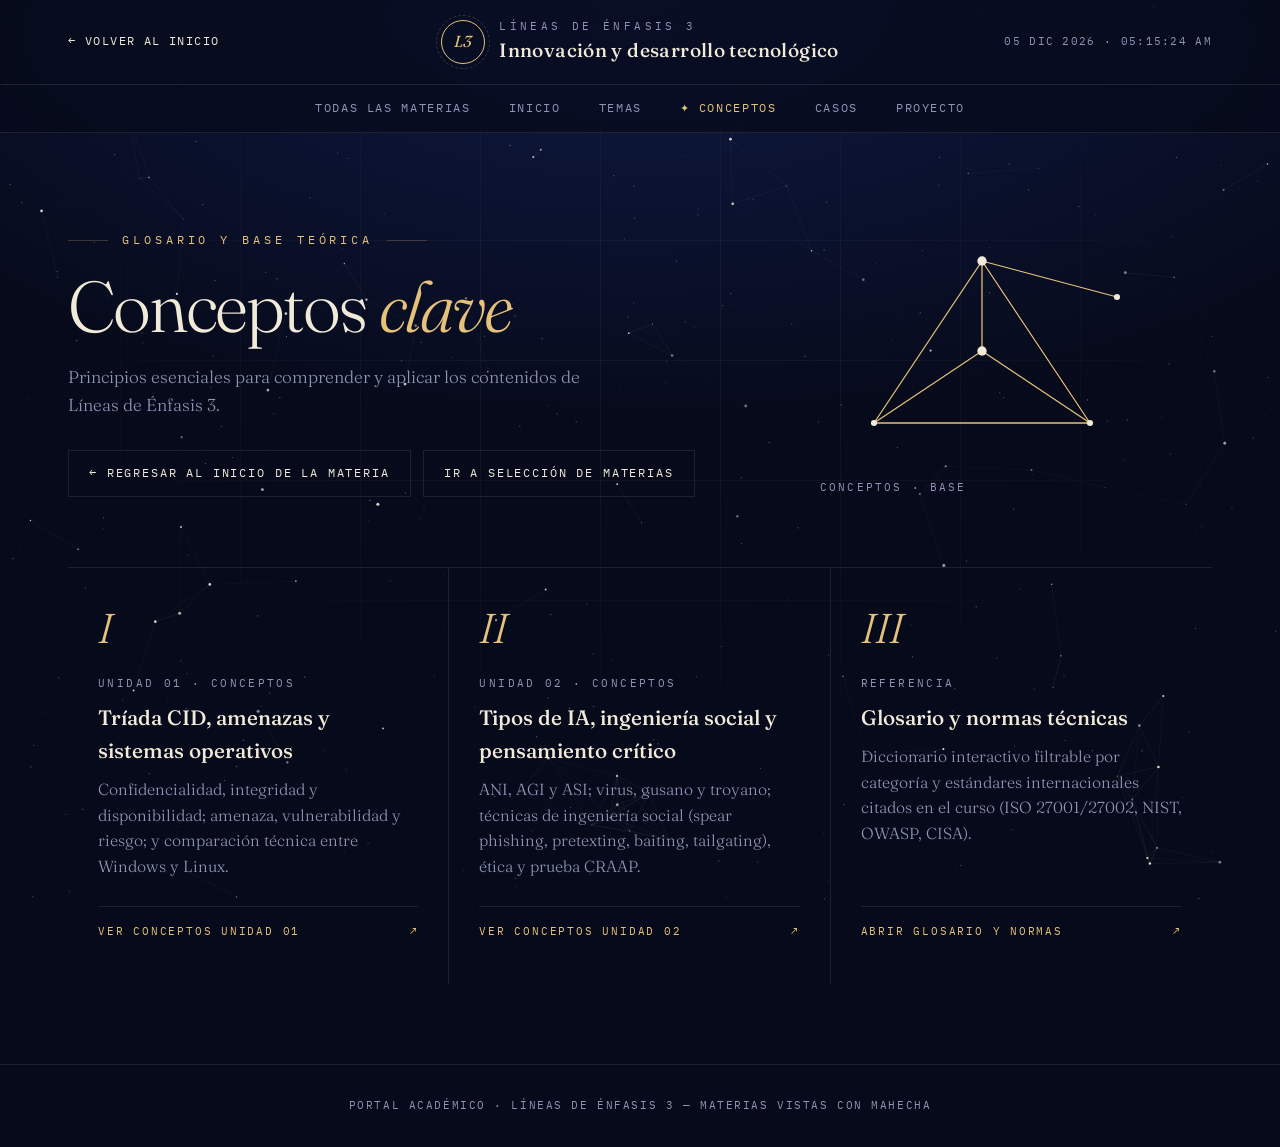
<file: linea-enfasis-3/conceptos.html>
<!DOCTYPE html>
<html lang="es">
<head>
    <meta charset="utf-8">
    <meta name="viewport" content="width=device-width, initial-scale=1">
    <title>Conceptos | Líneas de Énfasis 3 — Portal de Innovación y Desarrollo</title>
    <meta name="theme-color" content="#060a1a">
    <!-- Favicon Sistema Solar -->
    <link rel="icon" type="image/svg+xml" href="../logos/favicon.svg">
    <link rel="icon" type="image/png" sizes="32x32" href="../logos/favicon-32x32.png">
    <link rel="icon" type="image/png" sizes="16x16" href="../logos/favicon-16x16.png">
    <link rel="apple-touch-icon" sizes="180x180" href="../logos/favicon-192x192.png">
    <link rel="shortcut icon" href="../logos/favicon.ico">
    <link rel="preconnect" href="https://fonts.googleapis.com">
    <link rel="preconnect" href="https://fonts.gstatic.com" crossorigin>
    <link rel="stylesheet" href="https://fonts.googleapis.com/css2?family=Fraunces:ital,opsz,wght@0,9..144,300;0,9..144,500;1,9..144,300;1,9..144,500&family=IBM+Plex+Mono:wght@400;500&display=swap">
    <link rel="stylesheet" href="../css/carta-estelar.css">
    <link rel="stylesheet" href="../css/estilos.css">
    <link rel="stylesheet" href="../css/auditoria.css">
    <link rel="stylesheet" href="../css/auditoria-contenido.css">
    <link rel="stylesheet" href="../css/auditoria-casos.css">
    <link rel="stylesheet" href="../css/linea-contenido.css">
    <script src="../js/carta-estelar.js" defer></script>
    <script src="../js/auditoria.js" defer></script>
</head>
<body>
    <!-- Fondo: retícula de coordenadas + red de constelaciones (js/carta-estelar.js) -->
    <div class="reticula" aria-hidden="true"></div>
    <canvas id="constelacion" aria-hidden="true"></canvas>

    <header class="site-header revelar">
        <div class="header-inner">
            <div class="header-left">
                <a href="index.html" class="home-btn">← Volver al inicio</a>
            </div>

            <a href="index.html" class="brand-row">
                <div class="brand-mark">L3</div>
                <div class="brand-text">
                    <div class="brand-title">LÍNEAS DE ÉNFASIS 3</div>
                    <div class="brand-subtitle-main">Innovación y desarrollo tecnológico</div>
                </div>
            </a>

            <span class="coordenadas" data-reloj aria-hidden="true">15 NOV 2026 · 07:56:00 PM</span>
        </div>

        <div class="nav-wrap">
            <nav class="navbar" aria-label="Secciones de Líneas de Énfasis 3">
                <a href="../index.html">Todas las materias</a>
                <a href="index.html">Inicio</a>
                <a href="temas.html">Temas</a>
                <a href="conceptos.html" aria-current="page">Conceptos</a>
                <a href="casos-practicos.html">Casos</a>
                <a href="proyecto.html">Proyecto</a>
            </nav>
        </div>
    </header>

    <main>
        <section class="hero">
            <div class="hero-content">
                <span class="eyebrow revelar" style="--d: .15s">Glosario y base teórica</span>
                <h1 class="revelar" style="--d: .3s">Conceptos <span>clave</span></h1>
                <p class="revelar" style="--d: .45s">Principios esenciales para comprender y aplicar los contenidos de Líneas de Énfasis 3.</p>
                <div class="hero-actions revelar" style="--d: .6s">
                    <a class="button" href="index.html">← Regresar al inicio de la materia</a>
                    <a class="button" href="../index.html">Ir a selección de materias</a>
                </div>
            </div>
            <div class="dibujo revelar" style="--d: .5s" aria-hidden="true">
                <svg viewBox="0 0 200 150">
                    <path class="trazo" pathLength="400" d="M100,20 L40,110 L160,110 L100,20 L100,70 L40,110 M100,70 L160,110 M100,20 L175,40" />
                    <circle class="halo" cx="100" cy="20" r="7" /><circle class="astro" cx="100" cy="20" r="2.6" style="--i: 0" />
                    <circle class="halo" cx="40" cy="110" r="7" /><circle class="astro" cx="40" cy="110" r="1.7" style="--i: 1" />
                    <circle class="halo" cx="160" cy="110" r="7" /><circle class="astro" cx="160" cy="110" r="1.7" style="--i: 2" />
                    <circle class="halo" cx="100" cy="70" r="7" /><circle class="astro" cx="100" cy="70" r="2.6" style="--i: 3" />
                    <circle class="halo" cx="175" cy="40" r="7" /><circle class="astro" cx="175" cy="40" r="1.7" style="--i: 4" />
                    <text class="nombre" x="10" y="148">CONCEPTOS · BASE</text>
                </svg>
            </div>
        </section>

        <div class="card-grid revelar" style="--d: .7s">
            <a class="card" href="#unidad-1" data-abrir-unidad="unidad-1">
                <span class="card-icon">I</span>
                <span class="card-tag">Unidad 01 · Conceptos</span>
                <h3>Tríada CID, amenazas y sistemas operativos</h3>
                <p>Confidencialidad, integridad y disponibilidad; amenaza, vulnerabilidad y riesgo; y comparación técnica entre Windows y Linux.</p>
                <span class="card-link">Ver conceptos Unidad 01 <b aria-hidden="true">↗</b></span>
            </a>
            <a class="card" href="#unidad-2" data-abrir-unidad="unidad-2">
                <span class="card-icon">II</span>
                <span class="card-tag">Unidad 02 · Conceptos</span>
                <h3>Tipos de IA, ingeniería social y pensamiento crítico</h3>
                <p>ANI, AGI y ASI; virus, gusano y troyano; técnicas de ingeniería social (spear phishing, pretexting, baiting, tailgating), ética y prueba CRAAP.</p>
                <span class="card-link">Ver conceptos Unidad 02 <b aria-hidden="true">↗</b></span>
            </a>
            <a class="card" href="#glosario" data-abrir-unidad="glosario">
                <span class="card-icon">III</span>
                <span class="card-tag">Referencia</span>
                <h3>Glosario y normas técnicas</h3>
                <p>Diccionario interactivo filtrable por categoría y estándares internacionales citados en el curso (ISO 27001/27002, NIST, OWASP, CISA).</p>
                <span class="card-link">Abrir glosario y normas <b aria-hidden="true">↗</b></span>
            </a>
        </div>

        <!-- =======================================================
             CONCEPTOS UNIDAD 01: TRÍADA CID, AMENAZAS Y SO
        ======================================================== -->
        <section class="seccion" id="unidad-1" data-modal-unidad aria-labelledby="titulo-cid">
            <header class="seccion-cabeza aparecer" id="cid">
                <span class="seccion-num">Unidad 01 · Conceptos fundamentales</span>
                <h2 id="titulo-cid">La tríada <em>CID</em></h2>
                <p>Confidencialidad, integridad y disponibilidad se protegen cuando los datos están guardados, cuando viajan por la red y cuando se procesan. Toca cada tarjeta para ver el ejemplo del taller y cómo se resolvió.</p>
            </header>
            <div class="volteos cols-3 aparecer">
                <button class="volteo" type="button" aria-pressed="false">
                    <span class="volteo-interior">
                        <span class="volteo-cara"><small>Solo quien debe, puede ver</small><strong>Confidencialidad</strong><small>Toca para ver el caso ↻</small></span>
                        <span class="volteo-cara atras"><small>Caso · banco</small><span class="volteo-texto">Los logs de una app guardan números de tarjeta completos y los consulta todo el equipo de desarrollo. <b>Medida:</b> tokenizar las tarjetas y revisar el código antes de producción.</span></span>
                    </span>
                </button>
                <button class="volteo" type="button" aria-pressed="false">
                    <span class="volteo-interior">
                        <span class="volteo-cara"><small>Exacta, completa y auténtica</small><strong>Integridad</strong><small>Toca para ver el caso ↻</small></span>
                        <span class="volteo-cara atras"><small>Caso · transferencia</small><span class="volteo-texto">Se descuentan $100.000 al remitente, el servidor se reinicia y nunca se abonan al destinatario. <b>Medida:</b> transacciones atómicas y cuadre diario de débitos y créditos.</span></span>
                    </span>
                </button>
                <button class="volteo" type="button" aria-pressed="false">
                    <span class="volteo-interior">
                        <span class="volteo-cara"><small>Lista cuando se necesita</small><strong>Disponibilidad</strong><small>Toca para ver el caso ↻</small></span>
                        <span class="volteo-cara atras"><small>Caso · acceso con SMS</small><span class="volteo-texto">Falla el proveedor de mensajes, no llegan los códigos de MFA y nadie entra a la app. <b>Medida:</b> métodos de autenticación alternativos y acuerdos de nivel de servicio.</span></span>
                    </span>
                </button>
            </div>

            <!-- AMENAZA, VULNERABILIDAD, RIESGO -->
            <h3 class="subtitulo aparecer" id="riesgo">Amenaza, vulnerabilidad <em>y riesgo</em></h3>
            <p class="parrafo-guia aparecer">Tres conceptos que suelen confundirse pero cumplen roles distintos en la evaluación de seguridad.</p>
            <dl class="matriz cols-3 aparecer">
                <div><dt>Amenaza</dt><dd>Algo que podría causar daño: un correo fraudulento, un atacante o un programa malicioso.</dd></div>
                <div><dt>Vulnerabilidad</dt><dd>Una debilidad que alguien puede aprovechar: una contraseña fácil o un sistema sin actualizar.</dd></div>
                <div><dt>Riesgo</dt><dd>La posibilidad de que una amenaza aproveche una vulnerabilidad y cause pérdida o daño a la información.</dd></div>
            </dl>

            <h3 class="subtitulo aparecer">Cuatro amenazas <em>analizadas en la Unidad 01</em></h3>
            <div class="pestanas aparecer" data-pestanas>
                <div class="pestanas-lista" role="tablist" aria-label="Amenazas comunes">
                    <button class="pestana" role="tab" id="am-1" aria-controls="am-panel-1" aria-selected="true">Phishing</button>
                    <button class="pestana" role="tab" id="am-2" aria-controls="am-panel-2" aria-selected="false">Malware</button>
                    <button class="pestana" role="tab" id="am-3" aria-controls="am-panel-3" aria-selected="false">Robo de credenciales</button>
                    <button class="pestana" role="tab" id="am-4" aria-controls="am-panel-4" aria-selected="false">Ataques web</button>
                </div>
                <div class="pestana-panel" role="tabpanel" id="am-panel-1" aria-labelledby="am-1">
                    <dl class="matriz cols-3">
                        <div><dt>Cómo opera</dt><dd>Correos o mensajes falsos que parecen de alguien conocido para robar contraseñas.</dd></div>
                        <div><dt>Qué afecta</dt><dd>Cuentas de correo, contraseñas e información confidencial.</dd></div>
                        <div><dt>Qué hacer</dt><dd>Verificar el remitente, no abrir enlaces sospechosos y reportar el mensaje (CISA).</dd></div>
                    </dl>
                </div>
                <div class="pestana-panel" role="tabpanel" id="am-panel-2" aria-labelledby="am-2" hidden>
                    <dl class="matriz cols-3">
                        <div><dt>Cómo opera</dt><dd>Programas que dañan equipos, roban datos o espían. Entran por descargas o adjuntos.</dd></div>
                        <div><dt>Qué afecta</dt><dd>Computadores, servidores y bases de datos.</dd></div>
                        <div><dt>Qué hacer</dt><dd>Actualizar los sistemas, usar herramientas de protección y no descargar de fuentes desconocidas.</dd></div>
                    </dl>
                </div>
                <div class="pestana-panel" role="tabpanel" id="am-panel-3" aria-labelledby="am-3" hidden>
                    <dl class="matriz cols-3">
                        <div><dt>Cómo opera</dt><dd>El atacante obtiene usuario y contraseña con engaños o programas maliciosos.</dd></div>
                        <div><dt>Qué afecta</dt><dd>Correo corporativo, aplicaciones empresariales y servicios en la nube.</dd></div>
                        <div><dt>Qué hacer</dt><dd>Contraseñas largas y únicas, y activar la autenticación multifactor (CISA).</dd></div>
                    </dl>
                </div>
                <div class="pestana-panel" role="tabpanel" id="am-panel-4" aria-labelledby="am-4" hidden>
                    <dl class="matriz cols-3">
                        <div><dt>Cómo opera</dt><dd>Aprovecha fallas de programación, configuraciones inseguras o sistemas viejos para entrar y cambiar la página.</dd></div>
                        <div><dt>Qué afecta</dt><dd>El sitio web, la base de datos de clientes y la información comercial.</dd></div>
                        <div><dt>Qué hacer</dt><dd>Actualizar, revisar configuraciones, limitar los permisos de administración y respaldar.</dd></div>
                    </dl>
                </div>
            </div>

            <!-- SISTEMA OPERATIVO WINDOWS VS LINUX -->
            <h3 class="subtitulo aparecer" id="sistema-operativo">Sistemas operativos: Windows frente a <em>Linux</em></h3>
            <p class="parrafo-guia aparecer">El sistema operativo es el puente entre usuario, aplicaciones y hardware: todo se le pide primero a él, y el antivirus, el cifrado y el firewall operan encima.</p>
            <div class="pestanas aparecer" data-pestanas>
                <div class="pestanas-lista" role="tablist" aria-label="Aspectos de comparación">
                    <button class="pestana" role="tab" id="so-1" aria-controls="so-panel-1" aria-selected="true">Usuarios</button>
                    <button class="pestana" role="tab" id="so-2" aria-controls="so-panel-2" aria-selected="false">Permisos</button>
                    <button class="pestana" role="tab" id="so-3" aria-controls="so-panel-3" aria-selected="false">Actualizaciones</button>
                    <button class="pestana" role="tab" id="so-4" aria-controls="so-panel-4" aria-selected="false">Herramientas</button>
                </div>
                <div class="pestana-panel" role="tabpanel" id="so-panel-1" aria-labelledby="so-1">
                    <dl class="matriz cols-2">
                        <div><dt>Windows</dt><dd>Cuentas locales, de Microsoft y corporativas; usuarios estándar y administradores, con Control de cuentas de usuario (UAC).</dd></div>
                        <div><dt>Linux</dt><dd>Usuarios y grupos, cada uno con un número identificador (UID/GID), y el superusuario <i>root</i> con control total.</dd></div>
                    </dl>
                </div>
                <div class="pestana-panel" role="tabpanel" id="so-panel-2" aria-labelledby="so-2" hidden>
                    <dl class="matriz cols-2">
                        <div><dt>Windows</dt><dd>Listas de control de acceso (ACL) con permisos detallados por usuario o grupo: leer, escribir, modificar o control total.</dd></div>
                        <div><dt>Linux</dt><dd>Lectura, escritura y ejecución para dueño, grupo y otros, más módulos de seguridad que limitan incluso a <i>root</i>.</dd></div>
                    </dl>
                </div>
                <div class="pestana-panel" role="tabpanel" id="so-panel-3" aria-labelledby="so-3" hidden>
                    <dl class="matriz cols-2">
                        <div><dt>Windows</dt><dd>Centralizadas en Windows Update, con parches de seguridad mensuales el segundo martes de cada mes.</dd></div>
                        <div><dt>Linux</dt><dd>Por el gestor de paquetes de cada distribución; la frecuencia depende de la distribución y se pueden automatizar.</dd></div>
                    </dl>
                </div>
                <div class="pestana-panel" role="tabpanel" id="so-panel-4" aria-labelledby="so-4" hidden>
                    <dl class="matriz cols-2">
                        <div><dt>Windows</dt><dd>Microsoft Defender, Firewall de Windows, Secure Boot, cifrado BitLocker y protección de credenciales en memoria.</dd></div>
                        <div><dt>Linux</dt><dd>Firewall del kernel, cifrado LUKS, módulos de seguridad y herramientas de auditoría; no trae antivirus integrado por defecto.</dd></div>
                    </dl>
                </div>
            </div>
            <p class="nota-clave aparecer"><strong>Filosofías distintas</strong>Windows piensa en usuarios no técnicos y trae protecciones activadas por defecto; Linux da más control y domina en servidores, pero su seguridad depende de cómo se configure. Ninguno es invulnerable.</p>
        </section>

        <!-- =======================================================
             CONCEPTOS UNIDAD 02: IA, INGENIERÍA SOCIAL Y PENSAMIENTO CRÍTICO
        ======================================================== -->
        <section class="seccion" id="unidad-2" data-modal-unidad aria-labelledby="titulo-ia">
            <header class="seccion-cabeza aparecer" id="ia">
                <span class="seccion-num">Unidad 02 · Inteligencia artificial y ciberseguridad</span>
                <h2 id="titulo-ia">ANI, AGI <em>y ASI</em></h2>
                <p>La comparación de los tres niveles de inteligencia artificial. Cambia de pestaña para ver cómo crece el alcance de cada tipo de IA hacia la singularidad.</p>
            </header>
            <div class="pestanas aparecer" data-pestanas>
                <div class="pestanas-lista" role="tablist" aria-label="Tipos de inteligencia artificial">
                    <button class="pestana" role="tab" id="ti-1" aria-controls="ti-panel-1" aria-selected="true"><span class="pestana-num">ANI</span>Especializada</button>
                    <button class="pestana" role="tab" id="ti-2" aria-controls="ti-panel-2" aria-selected="false"><span class="pestana-num">AGI</span>General</button>
                    <button class="pestana" role="tab" id="ti-3" aria-controls="ti-panel-3" aria-selected="false"><span class="pestana-num">ASI</span>Superinteligencia</button>
                </div>
                <div class="pestana-panel" role="tabpanel" id="ti-panel-1" aria-labelledby="ti-1">
                    <h4>Muy buena en una sola cosa</h4>
                    <dl class="matriz">
                        <div><dt>Capacidad</dt><dd>Especializada</dd></div>
                        <div><dt>Estado</dt><dd>Realidad actual</dd></div>
                        <div><dt>Aprendizaje</dt><dd>Limitado</dd></div>
                        <div><dt>Impacto</dt><dd>Sectorial</dd></div>
                    </dl>
                    <p class="ejemplo"><strong>Ejemplos:</strong> asistentes como ChatGPT, recomendaciones de Netflix o Spotify, reconocimiento facial y diagnóstico médico asistido.</p>
                </div>
                <div class="pestana-panel" role="tabpanel" id="ti-panel-2" aria-labelledby="ti-2" hidden>
                    <h4>Aprende como una persona</h4>
                    <dl class="matriz">
                        <div><dt>Capacidad</dt><dd>General</dd></div>
                        <div><dt>Estado</dt><dd>En desarrollo</dd></div>
                        <div><dt>Aprendizaje</dt><dd>Flexible</dd></div>
                        <div><dt>Impacto</dt><dd>Global</dd></div>
                    </dl>
                    <p class="ejemplo"><strong>Idea clave:</strong> podría aprender un tema nuevo y adaptarse a resolver actividades distintas. Todavía no existe.</p>
                </div>
                <div class="pestana-panel" role="tabpanel" id="ti-panel-3" aria-labelledby="ti-3" hidden>
                    <h4>Supera a la humanidad</h4>
                    <dl class="matriz">
                        <div><dt>Capacidad</dt><dd>Superior al humano</dd></div>
                        <div><dt>Estado</dt><dd>Hipotética</dd></div>
                        <div><dt>Aprendizaje</dt><dd>Automejora continua</dd></div>
                        <div><dt>Impacto</dt><dd>Transformador</dd></div>
                    </dl>
                    <p class="ejemplo"><strong>Idea clave:</strong> la singularidad se asocia a una AGI que, mejorándose a sí misma, evoluciona hacia una ASI.</p>
                </div>
            </div>

            <!-- TIPOS DE MALWARE E INGENIERÍA SOCIAL -->
            <h3 class="subtitulo aparecer">Tipos de malware <em>y técnicas de ingeniería social</em></h3>
            <p class="parrafo-guia aparecer">Conceptos desarrollados en el taller teórico-práctico de la Unidad 2: cómo se propaga el código malicioso y cómo los atacantes manipulan el factor humano (Hadnagy, 2018).</p>
            <dl class="matriz cols-3 aparecer">
                <div><dt>Virus informático</dt><dd>Se introduce en un archivo o programa y necesita que el usuario lo ejecute para activarse.</dd></div>
                <div><dt>Gusano (Worm)</dt><dd>Se propaga automáticamente entre equipos y redes sin requerir que el usuario ejecute un archivo.</dd></div>
                <div><dt>Troyano (Trojan)</dt><dd>Se hace pasar por un programa legítimo y real, pero al instalarse abre acceso y roba información.</dd></div>
            </dl>
            <div class="aspectos aparecer" style="margin-top: 24px">
                <div><h4>Spear Phishing</h4><p>A diferencia del phishing masivo, investiga a un objetivo específico para enviarle un mensaje hecho a la medida que evade filtros de seguridad.</p></div>
                <div><h4>Pretexting</h4><p>Inventar una historia o identidad falsa (por ejemplo, hacerse pasar por soporte de sistemas) para que el empleado entregue su contraseña.</p></div>
                <div><h4>Baiting</h4><p>Usar un cebo que despierte curiosidad o interés (como una memoria USB o archivo llamado “Salarios 2026”) para que la víctima instale malware.</p></div>
                <div><h4>Tailgating</h4><p>Entrar físicamente a una zona restringida siguiendo a un empleado autorizado sin verificar su identidad (ej. fingiendo cargar cajas).</p></div>
            </div>

            <!-- CREDIBILIDAD Y PENSAMIENTO CRÍTICO -->
            <h3 class="subtitulo aparecer" id="credibilidad">Pensamiento crítico: ¿Hecho, opinión <em>o predicción</em>?</h3>
            <p class="parrafo-guia aparecer">El taller teórico propone la prueba CRAAP (Blakeslee, 2004) y la lectura lateral (Wineburg y McGrew, 2019): no quedarse solo con lo que dice el texto, sino investigar quién está detrás y contrastarlo con fuentes independientes.</p>
            <div class="aspectos cols-5 aparecer">
                <div><h4>Actualidad</h4><p>¿Cuándo se publicó? ¿Hay hallazgos más recientes?</p></div>
                <div><h4>Relevancia</h4><p>¿Responde tu pregunta y con qué profundidad?</p></div>
                <div><h4>Autoridad</h4><p>¿Quién es el autor y qué experiencia tiene?</p></div>
                <div><h4>Exactitud</h4><p>¿Se apoya en evidencia comprobable y revisada?</p></div>
                <div><h4>Propósito</h4><p>¿Busca informar, enseñar, persuadir o vender?</p></div>
            </div>

            <h3 class="subtitulo aparecer">Clasifica <em>cada afirmación</em></h3>
            <div class="casos casos-3">
                <article class="caso aparecer">
                    <span class="caso-num">Afirmación 1</span>
                    <h4>“La IA que usamos hoy es especializada.”</h4>
                    <p>Piensa si se puede comprobar ahora con datos o registros.</p>
                    <button class="boton-revelar" type="button" data-revelar aria-expanded="false" aria-controls="af-1">Ver respuesta</button>
                    <div class="respuesta" id="af-1" hidden><strong>Hecho</strong><p>Es verificable en el presente y no depende de quién lo diga: la OECD (2019) describe así la IA actual.</p></div>
                </article>
                <article class="caso aparecer" style="--d: .1s">
                    <span class="caso-num">Afirmación 2</span>
                    <h4>“La singularidad es un mito.”</h4>
                    <p>Piensa si se puede probar o si depende de argumentos y puntos de vista.</p>
                    <button class="boton-revelar" type="button" data-revelar aria-expanded="false" aria-controls="af-2">Ver respuesta</button>
                    <div class="respuesta" id="af-2" hidden><strong>Opinión</strong><p>Es la postura de Walsh (2017). No es verdadera ni falsa: se discute con razonamientos, como su analogía del perro que piensa rápido.</p></div>
                </article>
                <article class="caso aparecer" style="--d: .2s">
                    <span class="caso-num">Afirmación 3</span>
                    <h4>“Una IA superará a los humanos en pocas décadas.”</h4>
                    <p>Piensa en el horizonte de tiempo: ¿habla del pasado, del presente o del futuro?</p>
                    <button class="boton-revelar" type="button" data-revelar aria-expanded="false" aria-controls="af-3">Ver respuesta</button>
                    <div class="respuesta" id="af-3" hidden><strong>Predicción</strong><p>Se proyecta al futuro y solo podrá verificarse cuando llegue esa fecha. Aunque use modelos, también influye la intuición de quien la hace.</p></div>
                </article>
            </div>
        </section>

        <!-- =======================================================
             GLOSARIO Y MARCO DE REFERENCIA
        ======================================================== -->
        <section class="seccion" id="glosario" data-modal-unidad aria-labelledby="titulo-glosario" data-glosario>
            <header class="seccion-cabeza aparecer">
                <span class="seccion-num">Referencia · Glosario y Normas</span>
                <h2 id="titulo-glosario">Términos <em>clave</em></h2>
                <p>Definiciones tomadas de las clases y los cuatro talleres de Línea de Énfasis 3. Filtra por categoría.</p>
            </header>
            <div class="filtros aparecer" role="group" aria-label="Filtrar términos">
                <button class="filtro" type="button" data-filtro="todos" aria-pressed="true">Todos</button>
                <button class="filtro" type="button" data-filtro="seguridad" aria-pressed="false">Seguridad e Ingeniería Social</button>
                <button class="filtro" type="button" data-filtro="sistemas" aria-pressed="false">Sistemas operativos</button>
                <button class="filtro" type="button" data-filtro="ia" aria-pressed="false">Inteligencia artificial</button>
            </div>
            <dl class="glosario aparecer">
                <div class="termino" data-categoria="seguridad"><dt>Seguridad de la información</dt><dd>Proteger la información y los sistemas frente a accesos, usos o divulgaciones no autorizados (NIST).</dd></div>
                <div class="termino" data-categoria="seguridad"><dt>Activo de información</dt><dd>Información con valor estratégico para operar, decidir y mejorar; por eso debe identificarse y protegerse.</dd></div>
                <div class="termino" data-categoria="seguridad"><dt>Ciberseguridad</dt><dd>Protección frente a ciberamenazas como código dañino, ataques web, fraude y robo de identidad en línea.</dd></div>
                <div class="termino" data-categoria="seguridad"><dt>Autenticación multifactor (MFA)</dt><dd>Segunda verificación de identidad (código o llave) para que una contraseña robada no baste.</dd></div>
                <div class="termino" data-categoria="seguridad"><dt>Mínimo privilegio</dt><dd>Cada usuario o agente recibe únicamente los permisos indispensables para cumplir su función.</dd></div>
                <div class="termino" data-categoria="seguridad"><dt>Ransomware</dt><dd>Malware que bloquea o cifra los datos de una organización exigiendo un pago para liberarlos.</dd></div>
                <div class="termino" data-categoria="seguridad"><dt>Ingeniería social</dt><dd>Técnicas de manipulación psicológica para engañar a las personas y obtener información o accesos sin vulnerar la tecnología (Hadnagy, 2018).</dd></div>
                <div class="termino" data-categoria="seguridad"><dt>Spear phishing</dt><dd>Phishing dirigido y personalizado tras investigar a una víctima específica, mucho más difícil de detectar.</dd></div>
                <div class="termino" data-categoria="seguridad"><dt>Pretexting y Baiting</dt><dd>Inventar un pretexto falso para pedir credenciales (pretexting) o usar un cebo atractivo para que la víctima ejecute malware (baiting).</dd></div>
                <div class="termino" data-categoria="seguridad"><dt>Tailgating</dt><dd>Ingreso físico no autorizado a un área restringida aprovechando el paso de un empleado con permiso.</dd></div>
                <div class="termino" data-categoria="seguridad"><dt>Ataque DoS / DDoS</dt><dd>Saturar un servidor con solicitudes masivas para colapsarlo e impedir el acceso de los usuarios reales.</dd></div>
                <div class="termino" data-categoria="seguridad"><dt>Trazabilidad</dt><dd>Registros con usuario, fecha, hora sincronizada (NTP), acción e IP que permiten reconstruir un incidente.</dd></div>
                <div class="termino" data-categoria="sistemas"><dt>Sistema operativo</dt><dd>Software que actúa como puente entre usuario, aplicaciones y hardware, gestionando procesos, memoria, archivos y dispositivos.</dd></div>
                <div class="termino" data-categoria="sistemas"><dt>Superficie de ataque</dt><dd>Conjunto de puntos débiles por los que un sistema puede ser vulnerado; cada fallo sin parchar suma uno.</dd></div>
                <div class="termino" data-categoria="sistemas"><dt>Parche de seguridad</dt><dd>Actualización publicada para corregir una vulnerabilidad antes de que sea explotada (CISA).</dd></div>
                <div class="termino" data-categoria="sistemas"><dt>Configuración segura</dt><dd>Desactivar servicios innecesarios, encender el firewall, activar bloqueo de pantalla y restringir instalaciones.</dd></div>
                <div class="termino" data-categoria="sistemas"><dt>Cadena de suministro</dt><dd>Riesgo originado en componentes o bibliotecas de terceros, como ocurrió con XZ Utils en Linux en 2024.</dd></div>
                <div class="termino" data-categoria="ia"><dt>Singularidad tecnológica</dt><dd>Hipótesis de un punto futuro en que la IA supera la capacidad cognitiva humana y se automejora de forma autónoma (Vinge, 1993; Bostrom, 2014).</dd></div>
                <div class="termino" data-categoria="ia"><dt>Automejora recursiva</dt><dd>Proceso en bucle donde una IA rediseña su propio algoritmo para crear versiones más inteligentes (Chalmers, 2010).</dd></div>
                <div class="termino" data-categoria="ia"><dt>Excessive agency</dt><dd>Riesgo que ocurre cuando un agente de IA recibe más permisos y autonomía de los que necesita (OWASP, 2025).</dd></div>
                <div class="termino" data-categoria="ia"><dt>Inyección de prompts</dt><dd>Instrucciones maliciosas diseñadas para manipular el comportamiento de una IA o extraer información confidencial.</dd></div>
                <div class="termino" data-categoria="ia"><dt>Envenenamiento de datos</dt><dd>Alterar los datos de entrenamiento para sesgar o comprometer el aprendizaje del modelo.</dd></div>
                <div class="termino" data-categoria="ia"><dt>Deepfake</dt><dd>Falsificación realista de voz o video generada con IA para suplantar la identidad de una persona (CERT-EU, 2025).</dd></div>
                <div class="termino" data-categoria="ia"><dt>Supervisión humana</dt><dd>Personal autorizado que comprende los límites del sistema, audita sus decisiones y cuenta con botones de parada o reversión.</dd></div>
                <div class="termino" data-categoria="ia"><dt>Lectura lateral y CRAAP</dt><dd>Evaluar actualidad, relevancia, autoridad, exactitud y propósito contrastando al autor en fuentes externas independientes.</dd></div>
            </dl>
            <p class="glosario-conteo" data-conteo aria-live="polite">25 de 25 términos</p>

            <!-- NORMAS DENTRO DEL MODAL DE REFERENCIA -->
            <h3 class="subtitulo aparecer" id="normas">Normas, marcos y guías <em>citados en la asignatura</em></h3>
            <ul class="normas aparecer">
                <li class="norma"><b>ISO/IEC 27001:2022</b><span>Sistema de Gestión de Seguridad de la Información (SGSI). Numerales 6.1.2 y 6.1.3 para evaluar y tratar riesgos.</span></li>
                <li class="norma"><b>ISO/IEC 27002:2022</b><span>Controles de seguridad: clasificación (5.12), accesos (5.15, 5.18, 8.2), incidentes (5.24 a 5.29), respaldos (8.13), registros y NTP (8.15 a 8.17), cambios (8.32).</span></li>
                <li class="norma"><b>NIST CSF 2.0</b><span>Marco de ciberseguridad para identificar, proteger, detectar, responder y recuperar activos de información (Pascoe et al., 2024).</span></li>
                <li class="norma"><b>NIST AI RMF 1.0</b><span>Marco de gestión de riesgos de la inteligencia artificial y su perfil para IA generativa (NIST, 2023; 2024).</span></li>
                <li class="norma"><b>OWASP AI Agent Security</b><span>Guía de seguridad para agentes de IA: prevención de <i>excessive agency</i>, mínimo privilegio y confirmación humana (OWASP, 2025).</span></li>
                <li class="norma"><b>Reglamento UE 2024/1689</b><span>Reglamento europeo de inteligencia artificial: gobernanza, trazabilidad de registros y supervisión humana en sistemas de alto riesgo.</span></li>
                <li class="norma"><b>Guías de CISA y NCSC</b><span>Lineamientos sobre MFA, contraseñas robustas, mitigación de ransomware y desarrollo seguro de sistemas de IA.</span></li>
                <li class="norma"><b>Normas APA / IEEE</b><span>Estándares académicos obligatorios del curso para citas, referencias bibliográficas y presentación de documentos.</span></li>
            </ul>
        </section>
    </main>

    <footer class="site-footer">
        Portal académico · Líneas de Énfasis 3 — Materias vistas con Mahecha
    </footer>
</body>
</html>
</file>
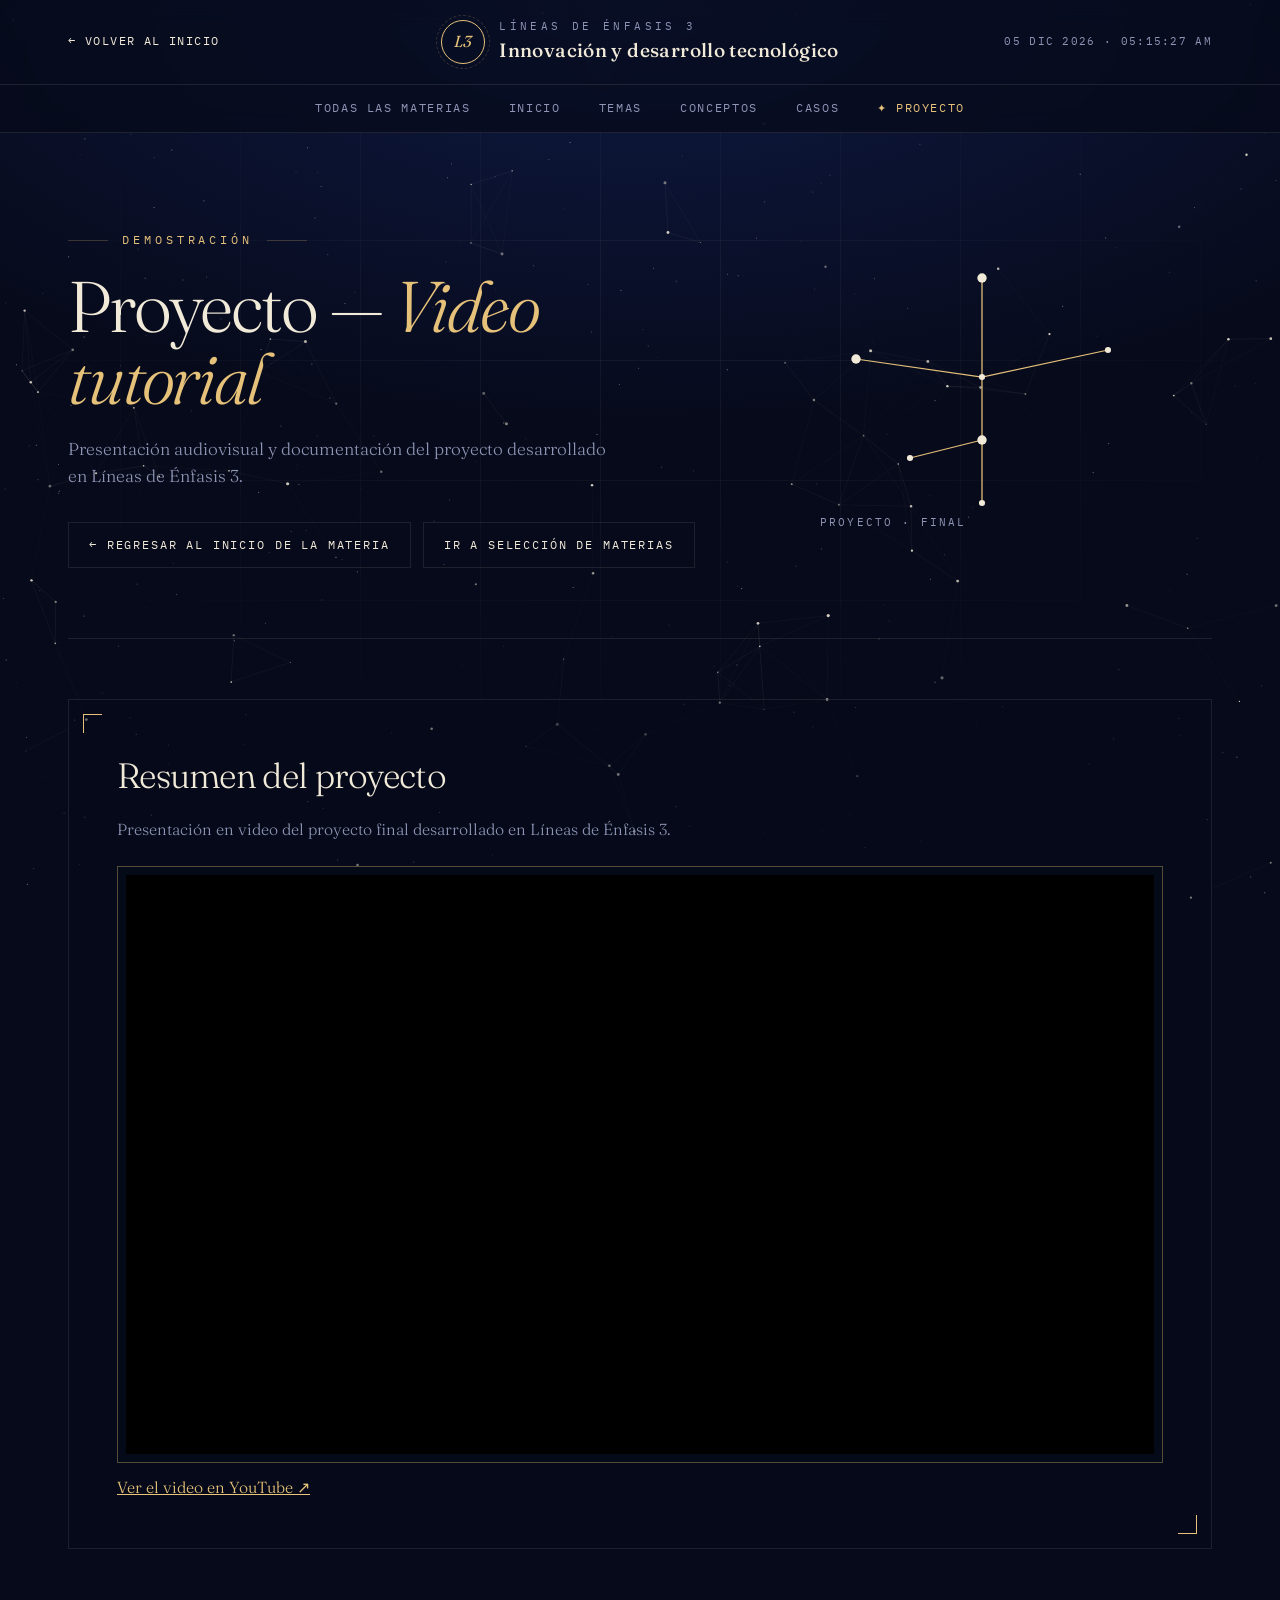
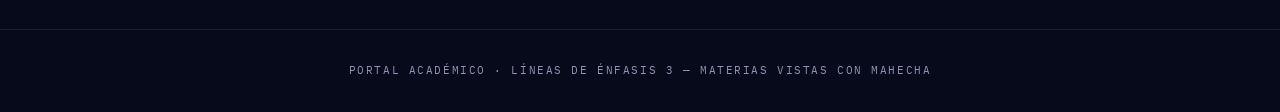
<file: linea-enfasis-3/proyecto.html>
<!DOCTYPE html>
<html lang="es">
<head>
    <meta charset="utf-8">
    <meta name="viewport" content="width=device-width, initial-scale=1">
    <title>Proyecto | Líneas de Énfasis 3 — Portal de Innovación y Desarrollo</title>
    <meta name="theme-color" content="#060a1a">
    <!-- Favicon Sistema Solar -->
    <link rel="icon" type="image/svg+xml" href="../logos/favicon.svg">
    <link rel="icon" type="image/png" sizes="32x32" href="../logos/favicon-32x32.png">
    <link rel="icon" type="image/png" sizes="16x16" href="../logos/favicon-16x16.png">
    <link rel="apple-touch-icon" sizes="180x180" href="../logos/favicon-192x192.png">
    <link rel="shortcut icon" href="../logos/favicon.ico">
    <link rel="preconnect" href="https://fonts.googleapis.com">
    <link rel="preconnect" href="https://fonts.gstatic.com" crossorigin>
    <link rel="stylesheet" href="https://fonts.googleapis.com/css2?family=Fraunces:ital,opsz,wght@0,9..144,300;0,9..144,500;1,9..144,300;1,9..144,500&family=IBM+Plex+Mono:wght@400;500&display=swap">
    <link rel="stylesheet" href="../css/carta-estelar.css">
    <link rel="stylesheet" href="../css/estilos.css">
    <link rel="stylesheet" href="../css/auditoria.css">
    <link rel="stylesheet" href="../css/auditoria-contenido.css">
    <link rel="stylesheet" href="../css/auditoria-casos.css">
    <link rel="stylesheet" href="../css/linea-contenido.css">
    <script src="../js/carta-estelar.js" defer></script>
    <script src="../js/auditoria.js" defer></script>
</head>
<body>
    <!-- Fondo: retícula de coordenadas + red de constelaciones (js/carta-estelar.js) -->
    <div class="reticula" aria-hidden="true"></div>
    <canvas id="constelacion" aria-hidden="true"></canvas>

    <header class="site-header revelar">
        <div class="header-inner">
            <div class="header-left">
                <a href="index.html" class="home-btn">← Volver al inicio</a>
            </div>

            <a href="index.html" class="brand-row">
                <div class="brand-mark">L3</div>
                <div class="brand-text">
                    <div class="brand-title">LÍNEAS DE ÉNFASIS 3</div>
                    <div class="brand-subtitle-main">Innovación y desarrollo tecnológico</div>
                </div>
            </a>

            <span class="coordenadas" data-reloj aria-hidden="true">15 NOV 2026 · 07:56:00 PM</span>
        </div>

        <div class="nav-wrap">
            <nav class="navbar" aria-label="Secciones de Líneas de Énfasis 3">
                <a href="../index.html">Todas las materias</a>
                <a href="index.html">Inicio</a>
                <a href="temas.html">Temas</a>
                <a href="conceptos.html">Conceptos</a>
                <a href="casos-practicos.html">Casos</a>
                <a href="proyecto.html" aria-current="page">Proyecto</a>
            </nav>
        </div>
    </header>

    <main>
        <section class="hero">
            <div class="hero-content">
                <span class="eyebrow revelar" style="--d: .15s">Demostración</span>
                <h1 class="revelar" style="--d: .3s">Proyecto — <span>Video tutorial</span></h1>
                <p class="revelar" style="--d: .45s">Presentación audiovisual y documentación del proyecto desarrollado en Líneas de Énfasis 3.</p>
                <div class="hero-actions revelar" style="--d: .6s">
                    <a class="button" href="index.html">← Regresar al inicio de la materia</a>
                    <a class="button" href="../index.html">Ir a selección de materias</a>
                </div>
            </div>
            <div class="dibujo revelar" style="--d: .5s" aria-hidden="true">
                <svg viewBox="0 0 200 150">
                    <path class="trazo" pathLength="400" d="M100,10 L100,135 M30,55 L100,65 L170,50 M60,110 L100,100" />
                    <circle class="halo" cx="100" cy="10" r="7" /><circle class="astro" cx="100" cy="10" r="2.6" style="--i: 0" />
                    <circle class="halo" cx="100" cy="65" r="7" /><circle class="astro" cx="100" cy="65" r="1.7" style="--i: 1" />
                    <circle class="halo" cx="100" cy="135" r="7" /><circle class="astro" cx="100" cy="135" r="1.7" style="--i: 2" />
                    <circle class="halo" cx="30" cy="55" r="7" /><circle class="astro" cx="30" cy="55" r="2.6" style="--i: 3" />
                    <circle class="halo" cx="170" cy="50" r="7" /><circle class="astro" cx="170" cy="50" r="1.7" style="--i: 4" />
                    <circle class="halo" cx="60" cy="110" r="7" /><circle class="astro" cx="60" cy="110" r="1.7" style="--i: 5" />
                    <circle class="halo" cx="100" cy="100" r="7" /><circle class="astro" cx="100" cy="100" r="2.6" style="--i: 6" />
                    <text class="nombre" x="10" y="148">PROYECTO · FINAL</text>
                </svg>
            </div>
        </section>

        <section class="content-panel revelar" style="--d: .7s">
            <h3>Resumen del proyecto</h3>
            <p>Presentación en video del proyecto final desarrollado en Líneas de Énfasis 3.</p>
            <div class="video-proyecto" style="margin-top: 1.5rem; border: 1px solid rgba(232, 197, 122, .35); background: rgba(6, 10, 26, .6); padding: .5rem;">
                <div id="reproductor-proyecto" style="position: relative; width: 100%; padding-top: 56.25%; background: #000;"></div>
            </div>
            <p style="margin-top: .75rem;"><a href="https://youtu.be/vA7xY1qsFR4" target="_blank" rel="noopener" style="color: #e8c57a;">Ver el video en YouTube ↗</a></p>
            <script>
                /* Si la página está publicada (http/https) se usa el reproductor de YouTube.
                   Si se abre con doble clic (file://), YouTube bloquea el reproductor (Error 153),
                   así que se reproduce el video guardado en la carpeta /video. */
                (function () {
                    var cont = document.getElementById('reproductor-proyecto');
                    var estilo = 'position:absolute;inset:0;width:100%;height:100%;border:0;background:#000;';
                    if (location.protocol === 'http:' || location.protocol === 'https:') {
                        cont.innerHTML = '<iframe src="https://www.youtube.com/embed/vA7xY1qsFR4?rel=0" ' +
                            'title="Video del proyecto — Líneas de Énfasis 3" style="' + estilo + '" ' +
                            'allow="accelerometer; autoplay; clipboard-write; encrypted-media; gyroscope; picture-in-picture; web-share" ' +
                            'referrerpolicy="strict-origin-when-cross-origin" allowfullscreen></iframe>';
                    } else {
                        cont.innerHTML = '<video controls preload="metadata" playsinline style="' + estilo + '">' +
                            '<source src="../video/Video%20linea%20de%20enfasis.mp4" type="video/mp4">' +
                            'Tu navegador no soporta la reproducción de video.</video>';
                    }
                })();
            </script>
        </section>
    </main>

    <footer class="site-footer">
        Portal académico · Líneas de Énfasis 3 — Materias vistas con Mahecha
    </footer>
</body>
</html>
</file>
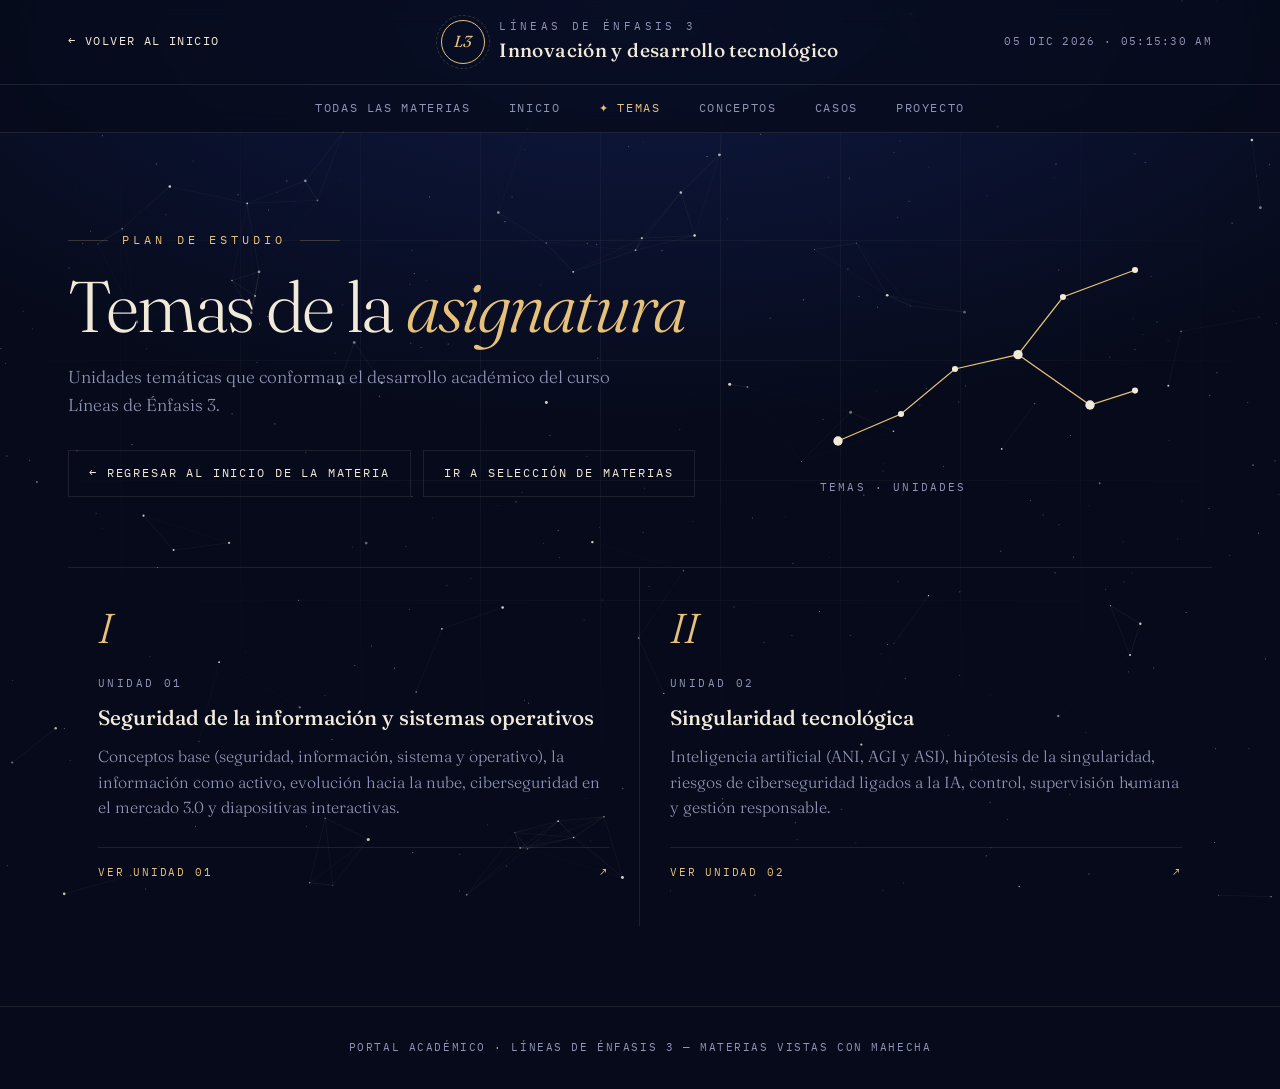
<file: linea-enfasis-3/temas.html>
<!DOCTYPE html>
<html lang="es">
<head>
    <meta charset="utf-8">
    <meta name="viewport" content="width=device-width, initial-scale=1">
    <title>Temas | Líneas de Énfasis 3 — Portal de Innovación y Desarrollo</title>
    <meta name="theme-color" content="#060a1a">
    <!-- Favicon Sistema Solar -->
    <link rel="icon" type="image/svg+xml" href="../logos/favicon.svg">
    <link rel="icon" type="image/png" sizes="32x32" href="../logos/favicon-32x32.png">
    <link rel="icon" type="image/png" sizes="16x16" href="../logos/favicon-16x16.png">
    <link rel="apple-touch-icon" sizes="180x180" href="../logos/favicon-192x192.png">
    <link rel="shortcut icon" href="../logos/favicon.ico">
    <link rel="preconnect" href="https://fonts.googleapis.com">
    <link rel="preconnect" href="https://fonts.gstatic.com" crossorigin>
    <link rel="stylesheet" href="https://fonts.googleapis.com/css2?family=Fraunces:ital,opsz,wght@0,9..144,300;0,9..144,500;1,9..144,300;1,9..144,500&family=IBM+Plex+Mono:wght@400;500&display=swap">
    <link rel="stylesheet" href="../css/carta-estelar.css">
    <link rel="stylesheet" href="../css/estilos.css">
    <link rel="stylesheet" href="../css/auditoria.css">
    <link rel="stylesheet" href="../css/auditoria-contenido.css">
    <link rel="stylesheet" href="../css/auditoria-casos.css">
    <link rel="stylesheet" href="../css/linea-contenido.css">
    <script src="../js/carta-estelar.js" defer></script>
    <script src="../js/auditoria.js" defer></script>
</head>
<body>
    <!-- Fondo: retícula de coordenadas + red de constelaciones (js/carta-estelar.js) -->
    <div class="reticula" aria-hidden="true"></div>
    <canvas id="constelacion" aria-hidden="true"></canvas>

    <header class="site-header revelar">
        <div class="header-inner">
            <div class="header-left">
                <a href="index.html" class="home-btn">← Volver al inicio</a>
            </div>

            <a href="index.html" class="brand-row">
                <div class="brand-mark">L3</div>
                <div class="brand-text">
                    <div class="brand-title">LÍNEAS DE ÉNFASIS 3</div>
                    <div class="brand-subtitle-main">Innovación y desarrollo tecnológico</div>
                </div>
            </a>

            <span class="coordenadas" data-reloj aria-hidden="true">15 NOV 2026 · 07:56:00 PM</span>
        </div>

        <div class="nav-wrap">
            <nav class="navbar" aria-label="Secciones de Líneas de Énfasis 3">
                <a href="../index.html">Todas las materias</a>
                <a href="index.html">Inicio</a>
                <a href="temas.html" aria-current="page">Temas</a>
                <a href="conceptos.html">Conceptos</a>
                <a href="casos-practicos.html">Casos</a>
                <a href="proyecto.html">Proyecto</a>
            </nav>
        </div>
    </header>

    <main>
        <section class="hero">
            <div class="hero-content">
                <span class="eyebrow revelar" style="--d: .15s">Plan de estudio</span>
                <h1 class="revelar" style="--d: .3s">Temas de la <span>asignatura</span></h1>
                <p class="revelar" style="--d: .45s">Unidades temáticas que conforman el desarrollo académico del curso Líneas de Énfasis 3.</p>
                <div class="hero-actions revelar" style="--d: .6s">
                    <a class="button" href="index.html">← Regresar al inicio de la materia</a>
                    <a class="button" href="../index.html">Ir a selección de materias</a>
                </div>
            </div>
            <div class="dibujo revelar" style="--d: .5s" aria-hidden="true">
                <svg viewBox="0 0 200 150">
                    <path class="trazo" pathLength="400" d="M20,120 L55,105 L85,80 L120,72 L145,40 L185,25 M120,72 L160,100 L185,92" />
                    <circle class="halo" cx="20" cy="120" r="7" /><circle class="astro" cx="20" cy="120" r="2.6" style="--i: 0" />
                    <circle class="halo" cx="55" cy="105" r="7" /><circle class="astro" cx="55" cy="105" r="1.7" style="--i: 1" />
                    <circle class="halo" cx="85" cy="80" r="7" /><circle class="astro" cx="85" cy="80" r="1.7" style="--i: 2" />
                    <circle class="halo" cx="120" cy="72" r="7" /><circle class="astro" cx="120" cy="72" r="2.6" style="--i: 3" />
                    <circle class="halo" cx="145" cy="40" r="7" /><circle class="astro" cx="145" cy="40" r="1.7" style="--i: 4" />
                    <circle class="halo" cx="185" cy="25" r="7" /><circle class="astro" cx="185" cy="25" r="1.7" style="--i: 5" />
                    <circle class="halo" cx="160" cy="100" r="7" /><circle class="astro" cx="160" cy="100" r="2.6" style="--i: 6" />
                    <circle class="halo" cx="185" cy="92" r="7" /><circle class="astro" cx="185" cy="92" r="1.7" style="--i: 7" />
                    <text class="nombre" x="10" y="148">TEMAS · UNIDADES</text>
                </svg>
            </div>
        </section>

        <div class="card-grid card-grid-2 revelar" style="--d: .7s">
            <a class="card" href="#unidad-1" data-abrir-unidad="unidad-1">
                <span class="card-icon">I</span>
                <span class="card-tag">Unidad 01</span>
                <h3>Seguridad de la información y sistemas operativos</h3>
                <p>Conceptos base (seguridad, información, sistema y operativo), la información como activo, evolución hacia la nube, ciberseguridad en el mercado 3.0 y diapositivas interactivas.</p>
                <span class="card-link">Ver Unidad 01 <b aria-hidden="true">↗</b></span>
            </a>
            <a class="card" href="#unidad-2" data-abrir-unidad="unidad-2">
                <span class="card-icon">II</span>
                <span class="card-tag">Unidad 02</span>
                <h3>Singularidad tecnológica</h3>
                <p>Inteligencia artificial (ANI, AGI y ASI), hipótesis de la singularidad, riesgos de ciberseguridad ligados a la IA, control, supervisión humana y gestión responsable.</p>
                <span class="card-link">Ver Unidad 02 <b aria-hidden="true">↗</b></span>
            </a>
        </div>

        <!-- ================= UNIDAD 1 ================= -->
        <section class="seccion" id="unidad-1" data-modal-unidad aria-labelledby="titulo-u1">
            <header class="seccion-cabeza aparecer">
                <span class="seccion-num">Unidad 01</span>
                <h2 id="titulo-u1">Seguridad de la información <em>y sistemas operativos</em></h2>
                <p>La base del curso: qué significa proteger la información, por qué se considera uno de los principales activos de las organizaciones y cómo el sistema operativo es la pieza central de su protección.</p>
            </header>

            <!-- Cuadrito destacado para las diapositivas de la Unidad 1 en Genially -->
            <div class="cuadro-diapositivas aparecer">
                <div class="cuadro-diapo-info">
                    <span class="cuadro-diapo-tag">✦ Material interactivo · Unidad 01</span>
                    <h4>Diapositivas de la Unidad 1 en Genially</h4>
                    <p>Explora la presentación interactiva elaborada para esta unidad sobre seguridad de la información, activos organizacionales, amenazas y protección de sistemas operativos.</p>
                </div>
                <a class="cuadro-diapo-btn" href="https://view.genially.com/609710fcde75770d03ec9608" target="_blank" rel="noopener">
                    Ver diapositivas en Genially <b aria-hidden="true">↗</b>
                </a>
            </div>

            <div class="docs aparecer">
                <details class="doc" open>
                    <summary>
                        <span class="doc-tipo">Clase 1 · Presentación</span>
                        <span class="doc-titulo">Seguridad de la información y sistemas operativos</span>
                        <span class="doc-icono" aria-hidden="true"></span>
                    </summary>
                    <div class="doc-cuerpo">
                        <div class="doc-bloque">
                            <h4>Propósito general de la unidad</h4>
                            <ul class="puntos">
                                <li><b>Conocer</b> las amenazas más comunes que afectan a los diversos sistemas operativos.</li>
                                <li><b>Aprender</b> la forma en cómo operan los sistemas operativos y los criterios de seguridad que deben aplicarse.</li>
                                <li><b>Comprender</b> las técnicas para asegurar un sistema operativo y resguardar la información que administra.</li>
                            </ul>
                        </div>
                        <div class="doc-bloque">
                            <h4>Cuatro palabras que arman el tema</h4>
                            <ul class="puntos">
                                <li><b>Seguridad</b> viene del latín <i>securitas</i>, que traduce “estar sin cuidado” o sentirse a salvo. Consiste en contener los riesgos dentro de niveles aceptables y resguardar la libertad, la vida y el patrimonio.</li>
                                <li><b>Información</b> es un conjunto organizado de datos relevantes del cual uno o más sujetos extraen conocimiento; son conocimientos comunicados, compartidos o transmitidos que constituyen un mensaje.</li>
                                <li><b>Sistema</b> es un conjunto ordenado de componentes relacionados entre sí, donde cada elemento se vincula con los demás tanto de forma material como conceptual.</li>
                                <li><b>Operativo</b> es el dispositivo o plan que se lleva a cabo para desarrollar una acción y conseguir un objetivo: aquello que obra, hace su efecto o está preparado para ser utilizado.</li>
                            </ul>
                        </div>
                        <div class="doc-bloque">
                            <h4>La información como activo (UOC)</h4>
                            <ul class="puntos">
                                <li>Hoy en día la información es uno de los <b>principales activos</b> de las compañías, y la necesidad de protegerla exige invertir recursos de forma continua.</li>
                                <li>Las tareas y medidas de protección <b>han variado en el tiempo</b>: la digitalización y la evolución tecnológica trajeron amenazas jamás imaginadas.</li>
                                <li>Los nuevos modelos de gestión impulsan a las empresas a pasar de gestionarlo todo de forma interna a <b>contratar servicios en la nube</b>.</li>
                                <li>Dado que todas las áreas trabajan con información, su seguridad exige una <b>gestión coordinada y de carácter transversal</b> en toda la organización.</li>
                            </ul>
                        </div>
                        <div class="doc-bloque">
                            <h4>La seguridad de la información en la actualidad (Mercado 3.0)</h4>
                            <p>La globalización, la velocidad de las transacciones y la movilidad dejaron obsoletas muchas reglas clásicas del negocio: emerge la figura del “prosumidor”, se consolidan las iniciativas <i>crowd</i> y surge una nueva conciencia sobre la privacidad. Esas mismas ventajas del mercado digital son explotadas por quienes “no juegan limpio”, haciendo de la <b>ciberseguridad</b> un elemento clave para el desarrollo económico y de Internet frente a código dañino, ataques a páginas web, fraude y robo de identidad en línea.</p>
                        </div>
                    </div>
                </details>
            </div>
        </section>

        <!-- ================= UNIDAD 2 ================= -->
        <section class="seccion" id="unidad-2" data-modal-unidad aria-labelledby="titulo-u2">
            <header class="seccion-cabeza aparecer">
                <span class="seccion-num">Unidad 02</span>
                <h2 id="titulo-u2">Singularidad <em>tecnológica</em></h2>
                <p>Inteligencia artificial, ciberseguridad y gestión de riesgos: qué plantea la hipótesis de la singularidad, cómo se clasifican los sistemas de IA y cómo mantener el control humano.</p>
            </header>

            <div class="docs aparecer">
                <details class="doc" open>
                    <summary>
                        <span class="doc-tipo">Clase 2 · Presentación PDF</span>
                        <span class="doc-titulo">Conceptos de singularidad tecnológica, IA y gestión de riesgos</span>
                        <span class="doc-icono" aria-hidden="true"></span>
                    </summary>
                    <div class="doc-cuerpo">
                        <div class="doc-bloque">
                            <h4>¿Qué es la singularidad tecnológica?</h4>
                            <p>La singularidad tecnológica es una hipótesis que plantea un punto futuro en el cual la inteligencia artificial <b>alcanzará o superará las capacidades cognitivas humanas</b> y comenzará a mejorar su propio diseño de manera autónoma, produciendo avances tecnológicos extremadamente rápidos y difíciles de predecir. Se asocia al crecimiento exponencial de la capacidad computacional, a sistemas capaces de aprender sin intervención constante y a transformaciones profundas en educación, medicina, industria, transporte, economía y trabajo.</p>
                        </div>
                        <div class="doc-bloque">
                            <h4>Tres niveles de inteligencia artificial</h4>
                            <ul class="puntos">
                                <li><b>IA Especializada (ANI — Inteligencia Artificial Estrecha o Específica):</b> es la que existe actualmente. Está diseñada para realizar una tarea concreta con alta eficiencia y precisión, pero no puede transferir ese conocimiento a otros campos (ejemplos: ChatGPT y asistentes virtuales, recomendaciones de Netflix o Spotify, reconocimiento facial y diagnóstico médico asistido por IA).</li>
                                <li><b>IA General (AGI — Inteligencia Artificial General):</b> sería capaz de comprender, aprender y resolver problemas en distintos contextos de manera similar a un ser humano. Actualmente no existe y se encuentra en etapa de investigación y desarrollo.</li>
                                <li><b>Superinteligencia (ASI — Superinteligencia Artificial):</b> sistema hipotético que superaría a los seres humanos en creatividad, razonamiento, toma de decisiones y resolución de problemas complejos. La singularidad suele asociarse a una AGI que evoluciona hacia una ASI.</li>
                            </ul>
                        </div>
                        <div class="doc-bloque">
                            <h4>Riesgos de ciberseguridad relacionados con la IA</h4>
                            <ul class="puntos">
                                <li>Creación automática de campañas de <b>phishing altamente personalizadas</b>.</li>
                                <li>Generación de <b>deepfakes</b> (audio y video) para suplantación de identidad.</li>
                                <li><b>Automatización masiva</b> de ataques informáticos.</li>
                                <li><b>Envenenamiento de datos</b> de entrenamiento (<i>data poisoning</i>).</li>
                                <li><b>Robo de modelos</b> y algoritmos propietarios.</li>
                                <li>Manipulación de sistemas de <b>decisión automatizada</b> y generación de <b>desinformación a gran escala</b>.</li>
                            </ul>
                        </div>
                        <div class="doc-bloque">
                            <h4>Control, supervisión y gestión de riesgos</h4>
                            <ul class="puntos">
                                <li>Implementar marcos de <b>gobierno corporativo de IA</b> y cumplimiento de normativas internacionales.</li>
                                <li>Garantizar la <b>supervisión humana en decisiones críticas</b> y realizar auditorías periódicas de algoritmos.</li>
                                <li>Definir <b>políticas de ciberseguridad y protección de datos</b>, junto con monitoreo continuo del desempeño de los modelos.</li>
                                <li>Impulsar la <b>capacitación ética y técnica</b> de los usuarios dentro de la organización.</li>
                            </ul>
                        </div>
                    </div>
                </details>
            </div>

            <p class="nota-clave aparecer"><strong>Conclusión de la clase</strong>La singularidad tecnológica representa uno de los escenarios más debatidos del siglo XXI. Aunque la IA ofrece enormes beneficios para la productividad y la innovación, el desarrollo responsable dependerá de una adecuada gestión de riesgos y una supervisión humana permanente.</p>
        </section>
    </main>

    <footer class="site-footer">
        Portal académico · Líneas de Énfasis 3 — Materias vistas con Mahecha
    </footer>
</body>
</html>
</file>
<file: css/carta-estelar.css>
/* ===================================================
   CARTA ESTELAR — BASE COMPARTIDA
   Tokens, fondo, encabezado, pie y animaciones comunes.
   Lo usan la portada (portada.css) y Líneas de Énfasis 3 (estilos.css).
   Fuentes: Fraunces + IBM Plex Mono, cargadas desde el <head> de cada página.
=================================================== */

:root {
    --tinta: #060a1a;
    --oro: #e6c17a;
    --oro-tenue: rgba(230, 193, 122, 0.22);
    --marfil: #f1ead9;
    --niebla: #8f95b5;
    --linea: rgba(241, 234, 217, 0.1);
    --curva: cubic-bezier(0.22, 1, 0.36, 1);
    --fuente-titulo: 'Fraunces', Georgia, serif;
    --fuente-mono: 'IBM Plex Mono', ui-monospace, monospace;
}

* {
    margin: 0;
    padding: 0;
    box-sizing: border-box;
}

html {
    scroll-behavior: smooth;
}

body {
    font-family: var(--fuente-titulo);
    background: radial-gradient(ellipse 120% 80% at 50% 0%, #101a44 0%, var(--tinta) 60%) fixed;
    background-color: var(--tinta);
    color: var(--marfil);
    min-height: 100vh;
    display: flex;
    flex-direction: column;
    overflow-x: hidden;
    line-height: 1.6;
    transition: opacity 0.35s ease;
}

/* Transición al salir hacia otra página (js/carta-estelar.js) */
body.saliendo {
    opacity: 0;
}

.eyebrow,
.brand-title,
.coordenadas,
.site-footer,
.dibujo .nombre,
code {
    font-family: var(--fuente-mono);
}

a:focus-visible {
    outline: 1px solid var(--oro);
    outline-offset: 4px;
}

::selection {
    background: var(--oro);
    color: var(--tinta);
}

/* ==================================
   FONDO: RETÍCULA, CONSTELACIONES Y ASTROLABIO
================================== */

.reticula {
    position: fixed;
    inset: 0;
    z-index: -2;
    pointer-events: none;
    opacity: 0.5;
    background-image:
        linear-gradient(var(--linea) 1px, transparent 1px),
        linear-gradient(90deg, var(--linea) 1px, transparent 1px);
    background-size: 120px 120px;
    -webkit-mask-image: radial-gradient(ellipse 70% 60% at 50% 40%, #000 20%, transparent 80%);
    mask-image: radial-gradient(ellipse 70% 60% at 50% 40%, #000 20%, transparent 80%);
}

#constelacion {
    position: fixed;
    inset: 0;
    z-index: -1;
    pointer-events: none;
}

.astrolabio {
    position: absolute;
    left: 50%;
    top: 50%;
    width: min(900px, 130vw);
    aspect-ratio: 1;
    transform: translate(-50%, -50%);
    z-index: -1;
    pointer-events: none;
}

.astrolabio svg {
    width: 100%;
    height: 100%;
    animation: rotar 240s linear infinite;
}

.astrolabio .contrario {
    position: absolute;
    inset: 0;
    animation-direction: reverse;
    animation-duration: 180s;
}

@keyframes rotar {
    to { transform: rotate(360deg); }
}

/* Entrada escalonada: usar style="--d: .3s" para el retraso */
.revelar {
    opacity: 0;
    transform: translateY(18px);
    animation: aparecer 1.4s var(--curva) forwards;
    animation-delay: var(--d, 0s);
}

@keyframes aparecer {
    to { opacity: 1; transform: none; }
}

/* ==================================
   ENCABEZADO
================================== */

.site-header {
    position: sticky;
    top: 0;
    z-index: 20;
    border-bottom: 1px solid var(--linea);
    background: rgba(6, 10, 26, 0.72);
    backdrop-filter: blur(12px);
    -webkit-backdrop-filter: blur(12px);
}

.header-inner {
    max-width: 1200px;
    margin: auto;
    padding: 18px 28px;
    display: grid;
    grid-template-columns: 1fr auto 1fr;
    align-items: center;
    gap: 16px;
}

.brand-row {
    grid-column: 2;
    display: flex;
    align-items: center;
    gap: 14px;
    text-decoration: none;
    color: inherit;
}

.brand-mark {
    position: relative;
    flex-shrink: 0;
    width: 44px;
    height: 44px;
    border-radius: 50%;
    display: grid;
    place-items: center;
    border: 1px solid var(--oro);
    color: var(--oro);
    font-style: italic;
    font-size: 1rem;
    transition: background 0.4s, color 0.4s;
}

.brand-mark::before {
    content: "";
    position: absolute;
    inset: -6px;
    border-radius: 50%;
    border: 1px dashed var(--oro-tenue);
    animation: rotar 30s linear infinite;
}

.brand-row:hover .brand-mark {
    background: var(--oro);
    color: var(--tinta);
}

.brand-title {
    font-size: 0.66rem;
    letter-spacing: 0.32em;
    color: var(--niebla);
}

.brand-subtitle-main {
    font-size: clamp(1rem, 1.8vw, 1.2rem);
    font-weight: 500;
    letter-spacing: 0.02em;
}

.coordenadas {
    grid-column: 3;
    justify-self: end;
    font-size: 0.68rem;
    letter-spacing: 0.12em;
    color: var(--niebla);
}

/* ==================================
   CONTENIDO Y ELEMENTOS COMUNES
================================== */

main {
    max-width: 1200px;
    width: 100%;
    margin: auto;
    padding: 0 28px 40px;
    flex: 1;
    /* El astrolabio es más ancho que la pantalla en móvil: se recorta sin crear scroll lateral */
    overflow-x: hidden;
    overflow-x: clip;
}

.eyebrow {
    display: inline-flex;
    align-items: center;
    gap: 14px;
    font-size: 0.72rem;
    letter-spacing: 0.34em;
    text-transform: uppercase;
    color: var(--oro);
}

.eyebrow::before,
.eyebrow::after {
    content: "";
    width: 40px;
    height: 1px;
    background: var(--oro-tenue);
}

/* Constelaciones dibujadas en SVG (pathLength="400" en cada trazo) */
.dibujo {
    display: grid;
    place-items: center;
}

.dibujo svg {
    width: min(100%, 300px);
    overflow: visible;
}

.dibujo .trazo {
    fill: none;
    stroke: var(--oro);
    stroke-width: 0.7;
    stroke-dasharray: 400;
    stroke-dashoffset: 400;
    transition: stroke-dashoffset 1.6s var(--curva);
}

.dibujo .astro {
    fill: var(--marfil);
    transition: fill 0.5s;
}

.dibujo .halo {
    fill: var(--oro);
    opacity: 0;
    transition: opacity 0.6s;
}

.dibujo .nombre {
    font-size: 6px;
    letter-spacing: 0.2em;
    fill: var(--niebla);
}

/* ==================================
   PIE DE PÁGINA
================================== */

.site-footer {
    margin-top: 40px;
    padding: 32px 20px;
    border-top: 1px solid var(--linea);
    text-align: center;
    font-size: 0.7rem;
    letter-spacing: 0.14em;
    text-transform: uppercase;
    color: var(--niebla);
}

/* ==================================
   RESPONSIVE
================================== */

@media (max-width: 900px) {
    .header-inner {
        grid-template-columns: 1fr;
        justify-items: center;
    }

    .brand-row {
        grid-column: 1;
    }

    .coordenadas {
        display: none;
    }

    /* En pantallas táctiles no hay hover: las constelaciones se muestran dibujadas */
    .dibujo .trazo {
        stroke-dashoffset: 0;
    }
}

@media (max-width: 520px) {
    .header-inner {
        padding: 14px 16px;
    }

    .brand-subtitle-main {
        font-size: 0.95rem;
    }

    main {
        padding: 0 16px 30px;
    }

    .eyebrow {
        letter-spacing: 0.22em;
    }

    .eyebrow::before,
    .eyebrow::after {
        width: 22px;
    }
}

@media (prefers-reduced-motion: reduce) {
    *,
    *::before,
    *::after {
        animation: none !important;
        transition: none !important;
    }

    .revelar {
        opacity: 1;
        transform: none;
    }

    .dibujo .trazo {
        stroke-dashoffset: 0;
    }
}
</file>
<file: css/portada.css>
.subject-badge,
.subject-card-footer {
    font-family: var(--fuente-mono);
}

.portal-title-box {
    position: relative;
    text-align: center;
    padding: 120px 0 110px;
}

.portal-title-box h1 {
    font-weight: 300;
    font-size: clamp(2.6rem, 8vw, 6.2rem);
    line-height: 0.98;
    letter-spacing: -0.03em;
    margin: 26px 0 24px;
}

.portal-title-box h1 span {
    font-style: italic;
    color: var(--oro);
}

.portal-title-box p {
    max-width: 560px;
    margin: auto;
    color: var(--niebla);
    font-size: 1.08rem;
    font-weight: 300;
}


.portal-subjects-grid {
    display: grid;
    grid-template-columns: repeat(2, 1fr);
    border: 1px solid var(--linea);
    background: rgba(6, 10, 26, 0.35);
}

.subject-card-btn {
    position: relative;
    display: flex;
    flex-direction: column;
    min-height: 460px;
    padding: 34px;
    color: inherit;
    text-decoration: none;
    overflow: hidden;
    transition: background 0.6s var(--curva);
}

.subject-card-btn + .subject-card-btn {
    border-left: 1px solid var(--linea);
}

.subject-card-btn:hover,
.subject-card-btn:focus-visible {
    background: rgba(230, 193, 122, 0.04);
}

.subject-card-btn::before,
.subject-card-btn::after {
    content: "";
    position: absolute;
    width: 18px;
    height: 18px;
    border-color: var(--oro);
    border-style: solid;
    opacity: 0;
    transition: opacity 0.4s, transform 0.6s var(--curva);
}

.subject-card-btn::before {
    top: 14px;
    left: 14px;
    border-width: 1px 0 0 1px;
    transform: translate(8px, 8px);
}

.subject-card-btn::after {
    bottom: 14px;
    right: 14px;
    border-width: 0 1px 1px 0;
    transform: translate(-8px, -8px);
}

.subject-card-btn:hover::before,
.subject-card-btn:hover::after,
.subject-card-btn:focus-visible::before,
.subject-card-btn:focus-visible::after {
    opacity: 1;
    transform: none;
}

.subject-card-top {
    display: flex;
    justify-content: space-between;
    align-items: baseline;
    gap: 12px;
}

.card-icon {
    font-style: italic;
    font-size: 1.1rem;
    color: var(--oro);
}

.subject-badge {
    font-size: 0.68rem;
    letter-spacing: 0.24em;
    text-transform: uppercase;
    color: var(--niebla);
    text-align: right;
}

.subject-card-btn .dibujo {
    flex: 1;
    padding: 20px 0;
}

.subject-card-btn:hover .trazo,
.subject-card-btn:focus-visible .trazo {
    stroke-dashoffset: 0;
}

.subject-card-btn:hover .astro,
.subject-card-btn:focus-visible .astro {
    fill: var(--oro);
}

.subject-card-btn:hover .halo,
.subject-card-btn:focus-visible .halo {
    opacity: 0.18;
}

.subject-card-body h2 {
    font-weight: 300;
    font-size: clamp(1.9rem, 3.4vw, 2.8rem);
    line-height: 1.05;
    letter-spacing: -0.02em;
    margin-bottom: 12px;
}

.subject-card-btn:hover h2 {
    font-style: italic;
}

.subject-card-body p {
    max-width: 440px;
    color: var(--niebla);
    font-weight: 300;
}

.subject-card-footer {
    margin-top: 26px;
    padding-top: 18px;
    border-top: 1px solid var(--linea);
    display: flex;
    justify-content: space-between;
    align-items: center;
    gap: 12px;
    font-size: 0.74rem;
    letter-spacing: 0.16em;
    text-transform: uppercase;
    color: var(--oro);
}

.subject-card-footer b {
    font-weight: 400;
    transition: transform 0.5s var(--curva);
}

.subject-card-btn:hover .subject-card-footer b {
    transform: translateX(8px);
}

/* ==================================
   RESPONSIVE
================================== */

@media (max-width: 900px) {
    .portal-title-box {
        padding: 80px 0 70px;
    }

    .portal-subjects-grid {
        grid-template-columns: 1fr;
    }

    .subject-card-btn + .subject-card-btn {
        border-left: 0;
        border-top: 1px solid var(--linea);
    }
}

@media (max-width: 520px) {
    .subject-card-btn {
        min-height: 420px;
        padding: 24px;
    }

    .subject-card-top {
        flex-direction: column;
        align-items: flex-start;
        gap: 4px;
    }

    .subject-badge {
        text-align: left;
    }
}
</file>
<file: css/estilos.css>
/* ===================================================
   SECCIONES DE LAS MATERIAS — DISEÑO "CARTA ESTELAR"
   Estilos de las 5 secciones de cada materia (Inicio, Temas,
   Conceptos, Casos prácticos y Proyecto). Lo usan Líneas de
   Énfasis 3 y Auditoría de Sistemas (esta suma auditoria.css).
   La base (fondo, encabezado, pie, constelaciones) está en carta-estelar.css.
=================================================== */

.home-btn,
.navbar a,
.button,
.card-tag {
    font-family: var(--fuente-mono);
}

/* ==================================
   ENCABEZADO: BOTÓN DE REGRESO Y MENÚ
================================== */

.header-left {
    grid-column: 1;
    justify-self: start;
}

.home-btn {
    display: inline-flex;
    align-items: center;
    gap: 8px;
    padding: 8px 0;
    color: var(--marfil);
    text-decoration: none;
    font-size: 0.74rem;
    letter-spacing: 0.12em;
    text-transform: uppercase;
    border-bottom: 1px solid transparent;
    transition: color 0.3s, border-color 0.3s;
}

.home-btn:hover {
    color: var(--oro);
    border-color: var(--oro);
}

.nav-wrap {
    border-top: 1px solid var(--linea);
}

.navbar {
    max-width: 1200px;
    margin: auto;
    padding: 0 20px;
    display: flex;
    justify-content: center;
    gap: 6px;
    overflow-x: auto;
    scrollbar-width: none;
}

.navbar::-webkit-scrollbar {
    display: none;
}

.navbar a {
    position: relative;
    flex-shrink: 0;
    padding: 14px 16px;
    white-space: nowrap;
    color: var(--niebla);
    text-decoration: none;
    font-size: 0.74rem;
    letter-spacing: 0.14em;
    text-transform: uppercase;
    transition: color 0.3s;
}

.navbar a::after {
    content: "";
    position: absolute;
    left: 16px;
    right: 16px;
    bottom: 8px;
    height: 1px;
    background: var(--oro);
    transform: scaleX(0);
    transform-origin: left;
    transition: transform 0.5s var(--curva);
}

.navbar a:hover {
    color: var(--marfil);
}

.navbar a:hover::after,
.navbar a:focus-visible::after {
    transform: scaleX(1);
}

.navbar a[aria-current="page"] {
    color: var(--oro);
}

.navbar a[aria-current="page"]::before {
    content: "✦";
    margin-right: 8px;
    font-size: 0.7rem;
}

/* ==================================
   HERO DE CADA SECCIÓN
================================== */

.hero {
    position: relative;
    display: grid;
    grid-template-columns: 1.4fr 1fr;
    align-items: center;
    gap: 40px;
    padding: 90px 0 70px;
    border-bottom: 1px solid var(--linea);
}

.hero h1 {
    font-weight: 300;
    font-size: clamp(2.3rem, 5.6vw, 4.6rem);
    line-height: 1;
    letter-spacing: -0.03em;
    margin: 22px 0 20px;
}

.hero h1 span {
    font-style: italic;
    color: var(--oro);
}

.hero p {
    max-width: 560px;
    color: var(--niebla);
    font-size: 1.08rem;
    font-weight: 300;
}

.hero-actions {
    display: flex;
    flex-wrap: wrap;
    gap: 12px;
    margin-top: 32px;
}

.button {
    display: inline-flex;
    align-items: center;
    gap: 8px;
    padding: 13px 20px;
    font-size: 0.72rem;
    letter-spacing: 0.16em;
    text-transform: uppercase;
    text-decoration: none;
    color: var(--marfil);
    border: 1px solid var(--linea);
    transition: color 0.3s, border-color 0.3s, background 0.3s;
}

.button:hover {
    color: var(--oro);
    border-color: var(--oro);
}

.button-primary {
    background: var(--oro);
    color: var(--tinta);
    border-color: var(--oro);
}

.button-primary:hover {
    background: transparent;
}

/* La constelación del hero se dibuja sola al cargar */
.hero .dibujo svg {
    width: min(100%, 360px);
}

.hero .trazo {
    stroke-dashoffset: 0;
    animation: trazar 3s var(--curva) 0.6s backwards;
}

.hero .astro {
    animation: encenderAstro 0.8s ease backwards;
    animation-delay: calc(0.6s + var(--i, 0) * 0.18s);
}

.hero .dibujo:hover .halo {
    opacity: 0.18;
}

@keyframes trazar {
    from { stroke-dashoffset: 400; }
}

@keyframes encenderAstro {
    from { opacity: 0; }
}

/* ==================================
   TARJETAS (TEMAS, CONCEPTOS, CASOS)
================================== */

.card-grid {
    display: grid;
    grid-template-columns: repeat(3, 1fr);
}

.card {
    position: relative;
    padding: 40px 30px 44px;
    border-right: 1px solid var(--linea);
    transition: background 0.5s;
}

.card:last-child {
    border-right: 0;
}

.card:hover {
    background: rgba(230, 193, 122, 0.04);
}

/* Esquina dorada que aparece al pasar el cursor */
.card::before {
    content: "";
    position: absolute;
    top: 14px;
    left: 14px;
    width: 16px;
    height: 16px;
    border: solid var(--oro);
    border-width: 1px 0 0 1px;
    opacity: 0;
    transform: translate(6px, 6px);
    transition: opacity 0.4s, transform 0.6s var(--curva);
}

.card:hover::before {
    opacity: 1;
    transform: none;
}

.card-icon {
    display: block;
    margin-bottom: 26px;
    font-size: 2.6rem;
    font-weight: 300;
    font-style: italic;
    line-height: 1;
    color: var(--oro);
    transition: transform 0.6s var(--curva);
}

.card:hover .card-icon {
    transform: translateX(6px);
}

.card h3 {
    margin-bottom: 10px;
    font-size: 1.3rem;
    font-weight: 500;
}

.card p {
    color: var(--niebla);
    font-weight: 300;
}

/* ==================================
   PANEL DE CONTENIDO (PROYECTO)
================================== */

.content-panel {
    position: relative;
    margin-top: 60px;
    padding: 48px;
    border: 1px solid var(--linea);
    background: rgba(6, 10, 26, 0.45);
}

.content-panel::before,
.content-panel::after {
    content: "";
    position: absolute;
    width: 18px;
    height: 18px;
    border: solid var(--oro);
}

.content-panel::before {
    top: 14px;
    left: 14px;
    border-width: 1px 0 0 1px;
}

.content-panel::after {
    bottom: 14px;
    right: 14px;
    border-width: 0 1px 1px 0;
}

.content-panel h3 {
    font-size: clamp(1.6rem, 3vw, 2.2rem);
    font-weight: 300;
    letter-spacing: -0.02em;
}

.content-panel p {
    margin-top: 12px;
    max-width: 720px;
    color: var(--niebla);
    font-weight: 300;
}

.note {
    margin-top: 28px;
    padding: 18px 22px;
    border-left: 1px solid var(--oro);
    background: rgba(230, 193, 122, 0.06);
    color: var(--marfil);
    font-weight: 300;
}

.note strong {
    color: var(--oro);
    font-weight: 500;
}

code {
    padding: 2px 6px;
    font-size: 0.85em;
    color: var(--oro);
    background: rgba(230, 193, 122, 0.1);
}

/* ==================================
   RESPONSIVE
================================== */

@media (max-width: 900px) {
    .header-left {
        grid-column: 1;
        justify-self: center;
    }

    .navbar {
        justify-content: flex-start;
    }

    .hero {
        grid-template-columns: 1fr;
        gap: 30px;
        padding: 56px 0 40px;
    }

    .hero .dibujo svg {
        width: min(100%, 280px);
    }

    .card-grid {
        grid-template-columns: 1fr;
    }

    .card {
        border-right: 0;
        border-bottom: 1px solid var(--linea);
    }

    .card:last-child {
        border-bottom: 0;
    }
}

@media (max-width: 520px) {
    .hero h1 {
        font-size: 2.3rem;
    }

    .hero-actions .button {
        width: 100%;
        justify-content: center;
    }

    .card {
        padding: 32px 4px 36px;
    }

    .content-panel {
        margin-top: 40px;
        padding: 36px 22px;
    }
}
</file>
<file: css/auditoria.css>
/* ===================================================
   AUDITORÍA DE SISTEMAS — DISEÑO "CARTA ESTELAR"
   Solo lo exclusivo de Auditoría. Las secciones (encabezado,
   menú, hero, tarjetas, panel) usan estilos.css, compartido
   con Líneas de Énfasis 3, y la base está en carta-estelar.css.
   Los resúmenes interactivos usan auditoria-contenido.css y
   auditoria-casos.css (con js/auditoria.js).
=================================================== */

.card-tag,
.card-link {
    font-family: var(--fuente-mono);
}

/* Etiqueta pequeña sobre el título: "Módulo 01", "Unidad 02"... */
.card-tag {
    display: block;
    margin-bottom: 8px;
    font-size: 0.68rem;
    letter-spacing: 0.22em;
    text-transform: uppercase;
    color: var(--niebla);
}

/* Dos tarjetas principales (Unidad 01 y Unidad 02) */
.card-grid-2 {
    grid-template-columns: repeat(2, 1fr);
}

/* Inicio: cuatro módulos enlazados */
.card-grid-4 {
    grid-template-columns: repeat(4, 1fr);
}

a.card {
    display: flex;
    flex-direction: column;
    color: inherit;
    text-decoration: none;
}

a.card p {
    flex: 1;
}

.card-link {
    display: flex;
    justify-content: space-between;
    align-items: center;
    gap: 10px;
    margin-top: 26px;
    padding-top: 16px;
    border-top: 1px solid var(--linea);
    font-size: 0.7rem;
    letter-spacing: 0.16em;
    text-transform: uppercase;
    color: var(--oro);
}

.card-link b {
    font-weight: 400;
    transition: transform 0.5s var(--curva);
}

a.card:hover .card-link b,
a.card:focus-visible .card-link b {
    transform: translateX(6px);
}

a.card:focus-visible {
    outline: 1px solid var(--oro);
    outline-offset: -1px;
}

a.card:focus-visible::before {
    opacity: 1;
    transform: none;
}

/* Proyecto: etiqueta del panel */
.content-panel .card-tag {
    margin-bottom: 12px;
}

/* ==================================
   RESPONSIVE
================================== */

@media (max-width: 1100px) {
    .card-grid-4 {
        grid-template-columns: repeat(2, 1fr);
    }

    .card-grid-4 .card:nth-child(2) {
        border-right: 0;
    }

    .card-grid-4 .card:nth-child(-n + 2) {
        border-bottom: 1px solid var(--linea);
    }
}

@media (max-width: 900px) {
    .card-grid-2,
    .card-grid-4 {
        grid-template-columns: 1fr;
    }

    .card-grid-4 .card:nth-child(3) {
        border-bottom: 1px solid var(--linea);
    }
}
</file>
<file: css/auditoria-contenido.css>
/* ===================================================
   AUDITORÍA — CONTENIDO DE LA MATERIA
   Resúmenes de clases y talleres con componentes
   interactivos (js/auditoria.js). Parte 1: estructura,
   cifras, ruta, acordeones, pestañas y pasos.
   La parte 2 (tarjetas, casos y cuestionario) está en
   auditoria-casos.css.
=================================================== */

.seccion-num,
.doc-tipo,
.pestana,
.cifra span,
.ruta-docs,
.paso-num,
.matriz dt,
.cita figcaption,
.nota-clave strong {
    font-family: var(--fuente-mono);
}

/* Aparición al hacer scroll (solo con JS activo) */
html.con-js .aparecer {
    opacity: 0;
    transform: translateY(26px);
    transition: opacity 1s var(--curva), transform 1s var(--curva);
    transition-delay: var(--d, 0s);
}

html.con-js .aparecer.visible {
    opacity: 1;
    transform: none;
}

/* ---------- Secciones ---------- */

.seccion {
    padding: 110px 0 20px;
    scroll-margin-top: 140px;
}

.seccion-cabeza {
    max-width: 760px;
    margin-bottom: 48px;
}

.seccion-num {
    display: inline-block;
    margin-bottom: 18px;
    font-size: 0.7rem;
    letter-spacing: 0.3em;
    text-transform: uppercase;
    color: var(--oro);
}

.seccion-cabeza h2 {
    font-weight: 300;
    font-size: clamp(2rem, 4.4vw, 3.4rem);
    line-height: 1.04;
    letter-spacing: -0.025em;
}

.seccion-cabeza h2 em,
.subtitulo em {
    color: var(--oro);
}

.seccion-cabeza p {
    margin-top: 18px;
    color: var(--niebla);
    font-size: 1.05rem;
    font-weight: 300;
}

.subtitulo {
    margin: 70px 0 26px;
    font-size: clamp(1.4rem, 2.6vw, 1.9rem);
    font-weight: 300;
    letter-spacing: -0.015em;
}

/* ---------- Cifras animadas ---------- */

.cifras {
    display: grid;
    grid-template-columns: repeat(4, 1fr);
    margin-top: 70px;
    border-top: 1px solid var(--linea);
    border-bottom: 1px solid var(--linea);
}

.cifra {
    padding: 34px 26px;
    border-right: 1px solid var(--linea);
}

.cifra:last-child {
    border-right: 0;
}

.cifra b {
    display: block;
    font-size: clamp(2.8rem, 6vw, 4.4rem);
    font-weight: 300;
    font-style: italic;
    line-height: 1;
    color: var(--oro);
    font-variant-numeric: tabular-nums;
}

.cifra span {
    display: block;
    margin-top: 12px;
    font-size: 0.68rem;
    letter-spacing: 0.22em;
    text-transform: uppercase;
    color: var(--niebla);
}

/* ---------- Objetivos numerados ---------- */

.objetivos {
    list-style: none;
    counter-reset: objetivo;
    display: grid;
    grid-template-columns: repeat(3, 1fr);
    gap: 1px;
    background: var(--linea);
    border: 1px solid var(--linea);
}

.objetivos li {
    counter-increment: objetivo;
    padding: 34px 28px;
    background: var(--tinta);
    color: var(--niebla);
    font-weight: 300;
}

.objetivos li::before {
    content: "0" counter(objetivo);
    display: block;
    margin-bottom: 18px;
    font-family: var(--fuente-mono);
    font-size: 0.7rem;
    letter-spacing: 0.2em;
    color: var(--oro);
}

.objetivos b {
    color: var(--marfil);
    font-weight: 500;
}

/* ---------- Ruta de la materia (línea de tiempo) ---------- */

.ruta {
    list-style: none;
    position: relative;
    display: grid;
    grid-template-columns: repeat(3, 1fr);
    gap: 30px;
    padding-top: 34px;
}

.ruta::before {
    content: "";
    position: absolute;
    top: 6px;
    left: 0;
    right: 0;
    height: 1px;
    background: var(--oro);
    transform: scaleX(0);
    transform-origin: left;
    transition: transform 1.8s var(--curva) 0.2s;
}

html:not(.con-js) .ruta::before,
.ruta.visible::before {
    transform: scaleX(1);
}

.ruta li {
    position: relative;
}

.ruta li::before {
    content: "";
    position: absolute;
    top: -34px;
    left: 0;
    width: 13px;
    height: 13px;
    border: 1px solid var(--oro);
    border-radius: 50%;
    background: var(--tinta);
    box-shadow: 0 0 0 4px var(--tinta), 0 0 18px var(--oro-tenue);
}

.ruta a {
    display: block;
    padding: 6px 0;
    color: inherit;
    text-decoration: none;
}

.ruta h3 {
    margin: 6px 0 8px;
    font-size: 1.35rem;
    font-weight: 500;
    transition: color 0.3s;
}

.ruta a:hover h3,
.ruta a:focus-visible h3 {
    color: var(--oro);
}

.ruta p {
    color: var(--niebla);
    font-weight: 300;
}

.ruta-docs {
    display: block;
    margin-top: 14px;
    font-size: 0.66rem;
    letter-spacing: 0.14em;
    text-transform: uppercase;
    color: var(--oro);
}

/* ---------- Cita destacada ---------- */

.cita {
    margin: 110px auto 0;
    max-width: 900px;
    text-align: center;
}

.cita blockquote {
    font-size: clamp(1.6rem, 3.6vw, 2.6rem);
    font-weight: 300;
    font-style: italic;
    line-height: 1.25;
    letter-spacing: -0.015em;
}

.cita blockquote::before {
    content: "\201C";
    color: var(--oro);
}

.cita blockquote::after {
    content: "\201D";
    color: var(--oro);
}

.cita figcaption {
    margin-top: 22px;
    font-size: 0.68rem;
    letter-spacing: 0.24em;
    text-transform: uppercase;
    color: var(--niebla);
}

/* ---------- Acordeones de documentos ---------- */

.docs {
    border-top: 1px solid var(--linea);
}

.doc {
    border-bottom: 1px solid var(--linea);
}

.doc summary {
    display: grid;
    grid-template-columns: 190px 1fr 28px;
    align-items: center;
    gap: 20px;
    padding: 24px 6px;
    cursor: pointer;
    list-style: none;
    transition: background 0.4s;
}

.doc summary::-webkit-details-marker {
    display: none;
}

.doc summary:hover {
    background: rgba(230, 193, 122, 0.04);
}

.doc summary:focus-visible {
    outline: 1px solid var(--oro);
    outline-offset: -1px;
}

.doc-tipo {
    font-size: 0.66rem;
    letter-spacing: 0.18em;
    text-transform: uppercase;
    color: var(--niebla);
}

.doc-titulo {
    font-size: clamp(1.1rem, 2vw, 1.35rem);
    font-weight: 500;
}

.doc-icono {
    position: relative;
    width: 28px;
    height: 28px;
    border: 1px solid var(--linea);
    border-radius: 50%;
    transition: transform 0.6s var(--curva), border-color 0.3s;
}

.doc-icono::before,
.doc-icono::after {
    content: "";
    position: absolute;
    top: 50%;
    left: 50%;
    width: 10px;
    height: 1px;
    background: var(--oro);
    transform: translate(-50%, -50%);
}

.doc-icono::after {
    transform: translate(-50%, -50%) rotate(90deg);
    transition: transform 0.6s var(--curva);
}

.doc[open] .doc-icono {
    transform: rotate(180deg);
    border-color: var(--oro);
}

.doc[open] .doc-icono::after {
    transform: translate(-50%, -50%) rotate(0deg);
}

.doc-cuerpo {
    padding: 0 6px 32px 216px;
}

.doc[open] .doc-cuerpo {
    animation: desplegar 0.7s var(--curva);
}

@keyframes desplegar {
    from {
        opacity: 0;
        transform: translateY(-8px);
    }
}

.puntos {
    list-style: none;
    display: grid;
    gap: 12px;
    max-width: 780px;
}

.puntos li {
    position: relative;
    padding-left: 26px;
    color: var(--niebla);
    font-weight: 300;
}

.puntos li::before {
    content: "\2726";
    position: absolute;
    left: 0;
    top: 0.15em;
    font-size: 0.75rem;
    color: var(--oro);
}

.puntos b {
    color: var(--marfil);
    font-weight: 500;
}

.doc-acciones {
    display: flex;
    flex-wrap: wrap;
    gap: 12px;
    margin-top: 24px;
}

/* ---------- Pestañas (proceso, tipos de control, síntomas) ---------- */

.pestanas-lista {
    display: flex;
    flex-wrap: wrap;
    border-bottom: 1px solid var(--linea);
}

.pestana {
    position: relative;
    padding: 14px 18px;
    border: 0;
    background: none;
    color: var(--niebla);
    font-size: 0.72rem;
    letter-spacing: 0.14em;
    text-transform: uppercase;
    cursor: pointer;
    transition: color 0.3s;
}

.pestana::after {
    content: "";
    position: absolute;
    left: 0;
    right: 0;
    bottom: -1px;
    height: 1px;
    background: var(--oro);
    transform: scaleX(0);
    transition: transform 0.5s var(--curva);
}

.pestana:hover {
    color: var(--marfil);
}

.pestana[aria-selected="true"] {
    color: var(--oro);
}

.pestana[aria-selected="true"]::after {
    transform: scaleX(1);
}

.pestana:focus-visible {
    outline: 1px solid var(--oro);
    outline-offset: -4px;
}

.pestana-num {
    margin-right: 8px;
    opacity: 0.6;
}

.pestana-panel {
    padding: 36px 0 10px;
}

.pestana-panel:not([hidden]) {
    animation: desplegar 0.6s var(--curva);
}

.pestana-panel h4 {
    font-size: clamp(1.4rem, 2.6vw, 2rem);
    font-weight: 300;
    letter-spacing: -0.015em;
}

.pestana-panel > p:not(.ejemplo) {
    max-width: 720px;
    margin-top: 10px;
    color: var(--niebla);
    font-weight: 300;
}

.ejemplo {
    margin-top: 22px;
    max-width: 720px;
    padding: 16px 20px;
    border-left: 1px solid var(--oro);
    background: rgba(230, 193, 122, 0.06);
    font-weight: 300;
}

.ejemplo strong {
    color: var(--oro);
    font-weight: 500;
}

/* Rejilla de datos dentro de un panel (síntoma → evidencia) */
.matriz {
    display: grid;
    grid-template-columns: repeat(4, 1fr);
    gap: 1px;
    margin-top: 26px;
    background: var(--linea);
    border: 1px solid var(--linea);
}

.matriz div {
    padding: 22px 20px;
    background: var(--tinta);
}

.matriz dt {
    margin-bottom: 8px;
    font-size: 0.64rem;
    letter-spacing: 0.2em;
    text-transform: uppercase;
    color: var(--oro);
}

.matriz dd {
    font-weight: 300;
}

/* ---------- Secuencia de pasos ---------- */

.secuencia {
    list-style: none;
    display: grid;
    grid-template-columns: repeat(4, 1fr);
    gap: 1px;
    background: var(--linea);
    border: 1px solid var(--linea);
}

.secuencia li {
    padding: 26px 22px 30px;
    background: var(--tinta);
    font-weight: 300;
    transition: background 0.4s;
}

.secuencia li:hover {
    background: #0b1230;
}

.paso-num {
    display: block;
    margin-bottom: 12px;
    font-size: 0.7rem;
    letter-spacing: 0.2em;
    color: var(--oro);
}

/* ---------- Nota clave ---------- */

.nota-clave {
    margin-top: 40px;
    padding: 26px 30px;
    border: 1px solid var(--oro-tenue);
    font-size: clamp(1.1rem, 2vw, 1.35rem);
    font-weight: 300;
    font-style: italic;
}

.nota-clave strong {
    display: block;
    margin-bottom: 6px;
    font-size: 0.66rem;
    font-style: normal;
    font-weight: 400;
    letter-spacing: 0.22em;
    text-transform: uppercase;
    color: var(--oro);
}

/* ==================================
   RESPONSIVE
================================== */

@media (max-width: 900px) {
    .seccion {
        padding-top: 80px;
    }

    .cifras {
        grid-template-columns: repeat(2, 1fr);
    }

    .cifra:nth-child(2) {
        border-right: 0;
    }

    .cifra:nth-child(-n + 2) {
        border-bottom: 1px solid var(--linea);
    }

    .objetivos,
    .matriz {
        grid-template-columns: 1fr;
    }

    .ruta {
        grid-template-columns: 1fr;
        gap: 34px;
        padding: 0 0 0 34px;
    }

    .ruta::before {
        top: 0;
        bottom: 0;
        left: 6px;
        right: auto;
        width: 1px;
        height: auto;
        transform: scaleY(0);
        transform-origin: top;
    }

    html:not(.con-js) .ruta::before,
    .ruta.visible::before {
        transform: scaleY(1);
    }

    .ruta li::before {
        top: 12px;
        left: -34px;
    }

    .doc summary {
        grid-template-columns: 1fr 28px;
        gap: 6px 16px;
    }

    .doc-tipo {
        grid-column: 1;
    }

    .doc-titulo {
        grid-column: 1;
    }

    .doc-icono {
        grid-column: 2;
        grid-row: 1 / span 2;
    }

    .doc-cuerpo {
        padding-left: 6px;
    }

    .secuencia {
        grid-template-columns: repeat(2, 1fr);
    }
}

@media (max-width: 520px) {
    .cifra {
        padding: 26px 16px;
    }

    .pestanas-lista {
        flex-wrap: nowrap;
        overflow-x: auto;
        scrollbar-width: none;
    }

    .pestana {
        flex-shrink: 0;
        padding: 14px 14px;
    }

    .secuencia {
        grid-template-columns: 1fr;
    }

    .nota-clave {
        padding: 22px 20px;
    }
}

/* ===================================================
   VISOR EMERGENTE (PANTALLA SUPERIOR) DE UNIDADES
=================================================== */

body.visor-abierto {
    overflow: hidden;
}

/* Oculta las unidades de la parte inferior cuando se muestran en ventana superior */
main > [data-modal-unidad] {
    display: none;
}

.visor-modal {
    position: fixed;
    inset: 0;
    z-index: 100;
    display: grid;
    place-items: center;
    padding: 28px 20px;
    opacity: 0;
    transition: opacity 0.28s var(--curva);
}

.visor-modal[hidden] {
    display: none;
}

.visor-modal.activo {
    opacity: 1;
}

.visor-fondo {
    position: fixed;
    inset: 0;
    background: rgba(3, 6, 16, 0.82);
    backdrop-filter: blur(10px);
    -webkit-backdrop-filter: blur(10px);
    cursor: pointer;
}

.visor-ventana {
    position: relative;
    z-index: 1;
    width: min(1080px, 100%);
    max-height: min(88vh, 920px);
    display: flex;
    flex-direction: column;
    background: radial-gradient(ellipse 110% 70% at 50% 0%, #111c48 0%, var(--tinta) 65%);
    background-color: var(--tinta);
    border: 1px solid rgba(230, 193, 122, 0.32);
    box-shadow:
        0 30px 90px rgba(0, 0, 0, 0.78),
        0 0 0 1px rgba(241, 234, 217, 0.05) inset;
    transform: translateY(22px) scale(0.98);
    transition: transform 0.36s var(--curva);
    overflow: hidden;
}

.visor-modal.activo .visor-ventana {
    transform: none;
}

/* Esquinas doradas estilo Carta Estelar */
.visor-ventana::before,
.visor-ventana::after {
    content: "";
    position: absolute;
    width: 16px;
    height: 16px;
    border: solid var(--oro);
    pointer-events: none;
    z-index: 3;
}

.visor-ventana::before {
    top: 8px;
    left: 8px;
    border-width: 1px 0 0 1px;
}

.visor-ventana::after {
    bottom: 8px;
    right: 8px;
    border-width: 0 1px 1px 0;
}

.visor-barra {
    display: flex;
    align-items: center;
    justify-content: space-between;
    gap: 16px;
    padding: 16px 26px;
    border-bottom: 1px solid var(--linea);
    background: rgba(6, 10, 26, 0.88);
    backdrop-filter: blur(12px);
    -webkit-backdrop-filter: blur(12px);
    flex-shrink: 0;
}

.visor-migas {
    display: flex;
    align-items: center;
    gap: 10px;
    min-width: 0;
}

.visor-icono {
    color: var(--oro);
    font-size: 0.8rem;
    flex-shrink: 0;
}

.visor-etiqueta {
    font-family: var(--fuente-mono);
    font-size: 0.7rem;
    letter-spacing: 0.18em;
    text-transform: uppercase;
    color: var(--marfil);
    white-space: nowrap;
    overflow: hidden;
    text-overflow: ellipsis;
}

.visor-nav {
    display: flex;
    align-items: center;
    gap: 6px;
    flex-wrap: wrap;
}

.visor-nav-btn {
    padding: 7px 13px;
    font-family: var(--fuente-mono);
    font-size: 0.66rem;
    letter-spacing: 0.16em;
    text-transform: uppercase;
    color: var(--niebla);
    background: transparent;
    border: 1px solid var(--linea);
    cursor: pointer;
    transition: color 0.25s, border-color 0.25s, background 0.25s;
}

.visor-nav-btn:hover {
    color: var(--marfil);
    border-color: var(--oro-tenue);
}

.visor-nav-btn.activo {
    color: var(--tinta);
    background: var(--oro);
    border-color: var(--oro);
}

.visor-cerrar {
    display: inline-grid;
    place-items: center;
    width: 34px;
    height: 34px;
    font-family: var(--fuente-mono);
    color: var(--marfil);
    background: transparent;
    border: 1px solid rgba(230, 193, 122, 0.35);
    cursor: pointer;
    flex-shrink: 0;
    transition: color 0.25s, background 0.25s, border-color 0.25s;
}

.visor-cerrar:hover,
.visor-cerrar:focus-visible {
    background: var(--oro);
    color: var(--tinta);
    border-color: var(--oro);
    outline: none;
}

.visor-cerrar b {
    font-size: 0.95rem;
    font-weight: 400;
    line-height: 1;
}

.visor-cuerpo {
    padding: 42px 48px 54px;
    overflow-y: auto;
    overscroll-behavior: contain;
    scrollbar-width: thin;
    scrollbar-color: var(--oro-tenue) transparent;
}

.visor-cuerpo:focus {
    outline: none;
}

.visor-cuerpo .seccion {
    padding: 0;
    scroll-margin-top: 24px;
}

.visor-cuerpo .subtitulo {
    scroll-margin-top: 24px;
}

@media (max-width: 900px) {
    .visor-modal {
        padding: 14px 10px;
    }

    .visor-ventana {
        max-height: 92vh;
    }

    .visor-barra {
        flex-wrap: wrap;
        padding: 14px 18px;
    }

    .visor-migas {
        flex: 1;
    }

    .visor-nav {
        order: 3;
        width: 100%;
        padding-top: 8px;
        border-top: 1px solid var(--linea);
    }

    .visor-cerrar kbd {
        display: none;
    }

    .visor-cuerpo {
        padding: 28px 22px 38px;
    }
}

@media (max-width: 520px) {
    .visor-modal {
        padding: 0;
    }

    .visor-ventana {
        width: 100%;
        height: 100dvh;
        max-height: 100dvh;
        border-left: 0;
        border-right: 0;
    }

    .visor-cerrar span {
        display: none;
    }

    .visor-cuerpo {
        padding: 24px 16px 34px;
    }
}
</file>
<file: css/auditoria-casos.css>
/* ===================================================
   AUDITORÍA — CONTENIDO DE LA MATERIA (parte 2)
   Tarjetas que se voltean, glosario con filtros, normas,
   flujo de procesos, hoja de ruta de prioridades, casos
   para revelar y cuestionario interactivo (js/auditoria.js).
=================================================== */

.volteo-cara small,
.filtro,
.termino dt,
.norma b,
.flujo-paso small,
.prioridad,
.plazo-texto,
.caso-num,
.boton-revelar,
.cuestionario-area,
.opcion span,
.medidor-texto {
    font-family: var(--fuente-mono);
}

/* ---------- Tarjetas que se voltean ---------- */

.volteos {
    display: grid;
    grid-template-columns: repeat(4, 1fr);
    gap: 18px;
}

.volteo {
    position: relative;
    min-height: 250px;
    padding: 0;
    border: 0;
    background: none;
    color: inherit;
    font: inherit;
    text-align: left;
    cursor: pointer;
    perspective: 900px;
}

.volteo-interior {
    position: absolute;
    inset: 0;
    transform-style: preserve-3d;
    transition: transform 0.9s var(--curva);
}

.volteo[aria-pressed="true"] .volteo-interior {
    transform: rotateY(180deg);
}

.volteo-cara {
    position: absolute;
    inset: 0;
    display: flex;
    flex-direction: column;
    justify-content: space-between;
    padding: 26px 24px;
    border: 1px solid var(--linea);
    background: rgba(6, 10, 26, 0.6);
    backface-visibility: hidden;
}

.volteo-cara.atras {
    transform: rotateY(180deg);
    border-color: var(--oro-tenue);
    background: #0c1433;
}

.volteo:hover .volteo-cara,
.volteo:focus-visible .volteo-cara {
    border-color: var(--oro);
}

.volteo:focus-visible {
    outline: none;
}

.volteo-cara strong {
    font-size: 1.7rem;
    font-weight: 300;
    font-style: italic;
    color: var(--oro);
}

.volteo-texto {
    font-size: 1.15rem;
    color: var(--marfil);
    font-weight: 300;
}

.volteo-cara small {
    font-size: 0.62rem;
    letter-spacing: 0.2em;
    text-transform: uppercase;
    color: var(--niebla);
}

/* ---------- Mosaico de 4 aspectos (independencia) ---------- */

.aspectos {
    display: grid;
    grid-template-columns: repeat(4, 1fr);
    gap: 1px;
    background: var(--linea);
    border: 1px solid var(--linea);
}

.aspectos div {
    padding: 26px 22px;
    background: var(--tinta);
    transition: background 0.4s;
}

.aspectos div:hover {
    background: #0b1230;
}

.aspectos h4 {
    margin-bottom: 8px;
    font-size: 1.2rem;
    font-weight: 500;
    color: var(--oro);
}

.aspectos p {
    color: var(--niebla);
    font-weight: 300;
}

/* ---------- Glosario con filtros ---------- */

.filtros {
    display: flex;
    flex-wrap: wrap;
    gap: 10px;
    margin-bottom: 28px;
}

.filtro {
    padding: 9px 16px;
    border: 1px solid var(--linea);
    border-radius: 999px;
    background: none;
    color: var(--niebla);
    font-size: 0.68rem;
    letter-spacing: 0.14em;
    text-transform: uppercase;
    cursor: pointer;
    transition: color 0.3s, border-color 0.3s, background 0.3s;
}

.filtro:hover {
    color: var(--marfil);
    border-color: var(--oro-tenue);
}

.filtro[aria-pressed="true"] {
    color: var(--tinta);
    background: var(--oro);
    border-color: var(--oro);
}

.filtro:focus-visible {
    outline: 1px solid var(--oro);
    outline-offset: 3px;
}

.glosario {
    display: grid;
    grid-template-columns: repeat(3, 1fr);
    gap: 1px;
    background: var(--linea);
    border: 1px solid var(--linea);
}

.termino {
    padding: 24px 22px;
    background: var(--tinta);
    animation: desplegar 0.5s var(--curva);
}

.termino[hidden] {
    display: none;
}

.termino dt {
    margin-bottom: 8px;
    font-size: 0.74rem;
    letter-spacing: 0.12em;
    text-transform: uppercase;
    color: var(--oro);
}

.termino dd {
    color: var(--niebla);
    font-weight: 300;
}

.glosario-conteo {
    margin-top: 14px;
    font-family: var(--fuente-mono);
    font-size: 0.66rem;
    letter-spacing: 0.16em;
    text-transform: uppercase;
    color: var(--niebla);
}

/* ---------- Normas y marcos ---------- */

.normas {
    list-style: none;
    display: grid;
    grid-template-columns: repeat(2, 1fr);
    border-top: 1px solid var(--linea);
}

.norma {
    display: grid;
    grid-template-columns: minmax(150px, 0.8fr) 1.4fr;
    gap: 18px;
    padding: 18px 6px;
    border-bottom: 1px solid var(--linea);
}

.norma:nth-child(odd) {
    padding-right: 30px;
}

.norma b {
    font-size: 0.74rem;
    font-weight: 500;
    letter-spacing: 0.06em;
    color: var(--oro);
}

.norma span {
    color: var(--niebla);
    font-weight: 300;
}

/* ---------- Flujo de procesos ---------- */

.flujo {
    list-style: none;
    display: grid;
    grid-template-columns: repeat(4, 1fr);
    counter-reset: flujo;
}

.flujo-paso {
    position: relative;
    padding: 0 24px 0 0;
    counter-increment: flujo;
}

.flujo-paso::before {
    content: counter(flujo);
    display: grid;
    place-items: center;
    width: 46px;
    height: 46px;
    margin-bottom: 20px;
    border: 1px solid var(--oro);
    border-radius: 50%;
    font-style: italic;
    color: var(--oro);
    background: var(--tinta);
    position: relative;
    z-index: 1;
}

.flujo-paso::after {
    content: "";
    position: absolute;
    top: 23px;
    left: 46px;
    right: 0;
    height: 1px;
    background: linear-gradient(90deg, var(--oro), var(--oro-tenue));
    transform: scaleX(0);
    transform-origin: left;
    transition: transform 0.8s var(--curva);
    transition-delay: calc(0.3s + var(--i, 0) * 0.25s);
}

.flujo-paso:last-child::after {
    display: none;
}

html:not(.con-js) .flujo-paso::after,
.flujo.visible .flujo-paso::after {
    transform: scaleX(1);
}

.flujo-paso h4 {
    font-size: 1.25rem;
    font-weight: 500;
}

.flujo-paso small {
    display: block;
    margin: 6px 0 8px;
    font-size: 0.64rem;
    letter-spacing: 0.14em;
    text-transform: uppercase;
    color: var(--oro);
}

.flujo-paso p {
    color: var(--niebla);
    font-weight: 300;
}

/* ---------- Etiquetas de prioridad ---------- */

.prioridad {
    display: inline-block;
    padding: 4px 10px;
    border: 1px solid currentColor;
    border-radius: 999px;
    font-size: 0.6rem;
    letter-spacing: 0.16em;
    text-transform: uppercase;
    white-space: nowrap;
}

.prioridad.critica { color: #ff9b85; }
.prioridad.alta,
.prioridad.preventivo { color: var(--oro); }
.prioridad.media,
.prioridad.correctivo { color: #9fb4ff; }

/* ---------- Acciones priorizadas (tabla ligera) ---------- */

.acciones {
    list-style: none;
    border-top: 1px solid var(--linea);
}

.acciones li {
    display: grid;
    grid-template-columns: 90px 1fr 1fr;
    align-items: baseline;
    gap: 20px;
    padding: 18px 6px;
    border-bottom: 1px solid var(--linea);
    font-weight: 300;
}

.acciones .quien {
    color: var(--niebla);
}

/* ---------- Hoja de ruta con plazos ---------- */

.hoja-ruta {
    border-top: 1px solid var(--linea);
}

.hallazgo summary {
    display: grid;
    grid-template-columns: 90px 1.3fr 1fr 28px;
    align-items: center;
    gap: 22px;
    padding: 22px 6px;
    border-bottom: 1px solid var(--linea);
    cursor: pointer;
    list-style: none;
    transition: background 0.4s;
}

.hallazgo summary::-webkit-details-marker {
    display: none;
}

.hallazgo summary:hover {
    background: rgba(230, 193, 122, 0.04);
}

.hallazgo summary:focus-visible {
    outline: 1px solid var(--oro);
    outline-offset: -1px;
}

.hallazgo-titulo {
    font-size: 1.12rem;
    font-weight: 500;
}

.plazo {
    position: relative;
    display: block;
    height: 6px;
    background: var(--linea);
}

.plazo-inicio,
.plazo-fin {
    position: absolute;
    top: 0;
    bottom: 0;
    left: 0;
    transform: scaleX(0);
    transform-origin: left;
    transition: transform 1.4s var(--curva) 0.3s;
}

.plazo-fin {
    width: calc(var(--fin) / 90 * 100%);
    background: var(--oro-tenue);
}

.plazo-inicio {
    width: calc(var(--inicio) / 90 * 100%);
    background: var(--oro);
}

html:not(.con-js) .plazo-inicio,
html:not(.con-js) .plazo-fin,
.hoja-ruta.visible .plazo-inicio,
.hoja-ruta.visible .plazo-fin {
    transform: scaleX(1);
}

.plazo-texto {
    display: block;
    margin-top: 8px;
    font-size: 0.6rem;
    letter-spacing: 0.12em;
    text-transform: uppercase;
    color: var(--niebla);
}

.hallazgo .doc-icono {
    justify-self: end;
}

.hallazgo[open] .doc-icono {
    transform: rotate(180deg);
    border-color: var(--oro);
}

.hallazgo[open] .doc-icono::after {
    transform: translate(-50%, -50%) rotate(0deg);
}

.hallazgo .matriz {
    margin: 0 0 26px;
    grid-template-columns: repeat(2, 1fr);
    animation: desplegar 0.7s var(--curva);
}

.escala {
    display: flex;
    justify-content: space-between;
    margin-top: 12px;
    font-family: var(--fuente-mono);
    font-size: 0.6rem;
    letter-spacing: 0.14em;
    text-transform: uppercase;
    color: var(--niebla);
}

/* ---------- Casos para revelar ---------- */

.casos {
    display: grid;
    grid-template-columns: repeat(2, 1fr);
    gap: 18px;
}

.caso {
    position: relative;
    display: flex;
    flex-direction: column;
    padding: 30px 28px;
    border: 1px solid var(--linea);
    background: rgba(6, 10, 26, 0.55);
    transition: border-color 0.4s;
}

.caso:hover,
.caso.resuelto {
    border-color: var(--oro-tenue);
}

.caso:last-child:nth-child(odd) {
    grid-column: 1 / -1;
}

.caso-num {
    font-size: 0.66rem;
    letter-spacing: 0.22em;
    text-transform: uppercase;
    color: var(--oro);
}

.caso h4 {
    margin: 10px 0 10px;
    font-size: 1.4rem;
    font-weight: 500;
}

.caso > p {
    flex: 1;
    color: var(--niebla);
    font-weight: 300;
}

.boton-revelar {
    align-self: flex-start;
    margin-top: 22px;
    padding: 11px 18px;
    border: 1px solid var(--oro);
    background: none;
    color: var(--oro);
    font-size: 0.68rem;
    letter-spacing: 0.16em;
    text-transform: uppercase;
    cursor: pointer;
    transition: background 0.3s, color 0.3s;
}

.boton-revelar:hover,
.boton-revelar[aria-expanded="true"] {
    background: var(--oro);
    color: var(--tinta);
}

.boton-revelar:focus-visible {
    outline: 1px solid var(--oro);
    outline-offset: 3px;
}

.respuesta {
    margin-top: 20px;
    padding-top: 20px;
    border-top: 1px solid var(--linea);
    animation: desplegar 0.6s var(--curva);
}

.respuesta strong {
    display: block;
    margin-bottom: 6px;
    color: var(--oro);
    font-weight: 500;
}

.respuesta p {
    color: var(--marfil);
    font-weight: 300;
}

/* ---------- Cuestionario interactivo ---------- */

.cuestionario {
    display: grid;
    grid-template-columns: 1.6fr 1fr;
    gap: 40px;
    align-items: start;
}

.cuestionario ol {
    list-style: none;
    border-top: 1px solid var(--linea);
}

.pregunta {
    padding: 20px 0;
    border: 0;
    border-bottom: 1px solid var(--linea);
}

.pregunta legend {
    float: left;
    width: 100%;
    margin-bottom: 14px;
    font-weight: 300;
}

.cuestionario-area {
    display: flex;
    flex-wrap: wrap;
    align-items: center;
    gap: 10px;
    margin-bottom: 8px;
    font-size: 0.62rem;
    letter-spacing: 0.16em;
    text-transform: uppercase;
    color: var(--niebla);
}

.opciones {
    clear: both;
    display: flex;
    gap: 8px;
}

.opcion {
    position: relative;
}

.opcion input {
    position: absolute;
    opacity: 0;
    pointer-events: none;
}

.opcion span {
    display: inline-block;
    min-width: 64px;
    padding: 8px 14px;
    border: 1px solid var(--linea);
    font-size: 0.66rem;
    letter-spacing: 0.14em;
    text-align: center;
    text-transform: uppercase;
    color: var(--niebla);
    cursor: pointer;
    transition: color 0.3s, border-color 0.3s, background 0.3s;
}

.opcion span:hover {
    color: var(--marfil);
    border-color: var(--oro-tenue);
}

.opcion input:checked + span {
    color: var(--tinta);
    background: var(--oro);
    border-color: var(--oro);
}

.opcion input:focus-visible + span {
    outline: 1px solid var(--oro);
    outline-offset: 3px;
}

.resultado {
    position: sticky;
    top: 150px;
    padding: 30px 28px;
    border: 1px solid var(--oro-tenue);
    background: rgba(6, 10, 26, 0.7);
}

.resultado-cifra {
    display: block;
    font-size: 4rem;
    font-weight: 300;
    font-style: italic;
    line-height: 1;
    color: var(--oro);
    font-variant-numeric: tabular-nums;
}

.medidor {
    height: 6px;
    margin: 22px 0 14px;
    background: var(--linea);
    overflow: hidden;
}

.medidor i {
    display: block;
    height: 100%;
    width: 100%;
    background: var(--oro);
    transform: scaleX(var(--valor, 0));
    transform-origin: left;
    transition: transform 0.8s var(--curva), background 0.4s;
}

.medidor-texto {
    font-size: 0.66rem;
    letter-spacing: 0.14em;
    text-transform: uppercase;
    color: var(--niebla);
}

.resultado-veredicto {
    margin-top: 16px;
    font-size: 1.2rem;
    font-weight: 300;
}

.resultado-ayuda {
    margin-top: 10px;
    color: var(--niebla);
    font-weight: 300;
    font-size: 0.95rem;
}

.resultado .button {
    margin-top: 20px;
    cursor: pointer;
    background: none;
}

/* ==================================
   RESPONSIVE
================================== */

@media (max-width: 1000px) {
    .volteos,
    .aspectos {
        grid-template-columns: repeat(2, 1fr);
    }

    .glosario {
        grid-template-columns: repeat(2, 1fr);
    }

    .cuestionario {
        grid-template-columns: 1fr;
    }

    .resultado {
        position: static;
    }
}

@media (max-width: 900px) {
    .normas {
        grid-template-columns: 1fr;
    }

    .norma:nth-child(odd) {
        padding-right: 6px;
    }

    .flujo {
        grid-template-columns: 1fr;
        gap: 28px;
    }

    .flujo-paso {
        padding: 0 0 0 66px;
    }

    .flujo-paso::before {
        position: absolute;
        left: 0;
        top: 0;
        margin: 0;
    }

    .flujo-paso::after {
        top: 46px;
        left: 23px;
        right: auto;
        bottom: -28px;
        width: 1px;
        height: auto;
        background: linear-gradient(180deg, var(--oro), var(--oro-tenue));
        transform: scaleY(0);
        transform-origin: top;
    }

    html:not(.con-js) .flujo-paso::after,
    .flujo.visible .flujo-paso::after {
        transform: scaleY(1);
    }

    .hallazgo summary {
        grid-template-columns: 1fr 28px;
        gap: 10px 16px;
    }

    .hallazgo summary .prioridad {
        justify-self: start;
    }

    .hallazgo summary .doc-icono {
        grid-column: 2;
        grid-row: 1 / span 3;
    }

    .hallazgo summary > :not(.doc-icono) {
        grid-column: 1;
    }

    .acciones li {
        grid-template-columns: 1fr;
        gap: 6px;
    }

    .casos {
        grid-template-columns: 1fr;
    }
}

@media (max-width: 520px) {
    .volteos,
    .aspectos,
    .glosario,
    .hallazgo .matriz {
        grid-template-columns: 1fr;
    }

    .volteo {
        min-height: 200px;
    }

    .norma {
        grid-template-columns: 1fr;
        gap: 4px;
    }

    .caso {
        padding: 26px 20px;
    }

    .opcion span {
        min-width: 0;
        padding: 8px 12px;
    }
}
</file>
<file: css/linea-contenido.css>
/* ===================================================
   LÍNEAS DE ÉNFASIS 3 — AJUSTES DEL CONTENIDO
   Las secciones reutilizan los componentes interactivos de
   auditoria-contenido.css y auditoria-casos.css (con
   js/auditoria.js). Aquí solo van las variantes de columnas
   y los bloques de resumen extendido que usa esta materia.
=================================================== */

/* ---------- Variantes de columnas ---------- */

.volteos.cols-3,
.matriz.cols-3,
.secuencia.cols-3,
.casos-3 {
    grid-template-columns: repeat(3, 1fr);
}

.matriz.cols-2 {
    grid-template-columns: repeat(2, 1fr);
}

.aspectos.cols-5,
.secuencia.cols-5,
.flujo.cols-5 {
    grid-template-columns: repeat(5, 1fr);
}

.casos-3 .caso:last-child:nth-child(odd) {
    grid-column: auto;
}

.secuencia b {
    color: var(--marfil);
    font-weight: 500;
}

/* ---------- Resúmenes extendidos (Temas) ---------- */

.doc-intro {
    max-width: 780px;
    margin-bottom: 22px;
    color: var(--marfil);
    font-weight: 300;
}

.doc-bloque + .doc-bloque {
    margin-top: 28px;
}

.doc-bloque h4 {
    margin-bottom: 14px;
    font-family: var(--fuente-mono);
    font-size: 0.68rem;
    font-weight: 400;
    letter-spacing: 0.2em;
    text-transform: uppercase;
    color: var(--oro);
}

.doc-bloque > p {
    max-width: 780px;
    color: var(--niebla);
    font-weight: 300;
}

.doc-bloque b,
.doc-cuerpo > p b {
    color: var(--marfil);
    font-weight: 500;
}

.doc-cuerpo > p:not(.doc-intro) {
    max-width: 780px;
    color: var(--niebla);
    font-weight: 300;
}

.preguntas {
    list-style: none;
    counter-reset: pregunta;
    display: grid;
    gap: 18px;
    max-width: 820px;
}

.preguntas li {
    position: relative;
    counter-increment: pregunta;
    padding-left: 46px;
    color: var(--niebla);
    font-weight: 300;
}

.preguntas li::before {
    content: counter(pregunta, decimal-leading-zero);
    position: absolute;
    left: 0;
    top: 0.15em;
    font-family: var(--fuente-mono);
    font-size: 0.72rem;
    letter-spacing: 0.1em;
    color: var(--oro);
}

.preguntas b {
    display: block;
    margin-bottom: 4px;
    color: var(--marfil);
    font-weight: 500;
}

.parrafo-guia {
    max-width: 760px;
    margin: -8px 0 28px;
    color: var(--niebla);
    font-weight: 300;
}

/* ---------- Cuadrito destacado para diapositivas (Genially) ---------- */

.cuadro-diapositivas {
    position: relative;
    display: flex;
    align-items: center;
    justify-content: space-between;
    gap: 24px;
    margin: 28px 0 36px;
    padding: 24px 28px;
    border: 1px solid rgba(230, 193, 122, 0.45);
    background: linear-gradient(135deg, rgba(230, 193, 122, 0.1) 0%, rgba(16, 26, 68, 0.55) 100%);
    box-shadow: 0 12px 34px rgba(0, 0, 0, 0.35);
}

.cuadro-diapositivas::before,
.cuadro-diapositivas::after {
    content: "";
    position: absolute;
    width: 12px;
    height: 12px;
    border: solid var(--oro);
    pointer-events: none;
}

.cuadro-diapositivas::before {
    top: 6px;
    left: 6px;
    border-width: 1px 0 0 1px;
}

.cuadro-diapositivas::after {
    bottom: 6px;
    right: 6px;
    border-width: 0 1px 1px 0;
}

.cuadro-diapo-info {
    flex: 1;
    min-width: 0;
}

.cuadro-diapo-tag {
    display: inline-flex;
    align-items: center;
    gap: 8px;
    margin-bottom: 6px;
    font-family: var(--fuente-mono);
    font-size: 0.68rem;
    letter-spacing: 0.2em;
    text-transform: uppercase;
    color: var(--oro);
}

.cuadro-diapo-info h4 {
    font-size: clamp(1.15rem, 2vw, 1.4rem);
    font-weight: 500;
    color: var(--marfil);
    margin-bottom: 6px;
}

.cuadro-diapo-info p {
    color: var(--niebla);
    font-weight: 300;
    font-size: 0.96rem;
    max-width: 640px;
}

.cuadro-diapo-btn {
    flex-shrink: 0;
    display: inline-flex;
    align-items: center;
    gap: 10px;
    padding: 14px 22px;
    font-family: var(--fuente-mono);
    font-size: 0.72rem;
    letter-spacing: 0.16em;
    text-transform: uppercase;
    text-decoration: none;
    color: var(--tinta);
    background: var(--oro);
    border: 1px solid var(--oro);
    transition: background 0.3s, color 0.3s, transform 0.3s;
}

.cuadro-diapo-btn:hover,
.cuadro-diapo-btn:focus-visible {
    background: transparent;
    color: var(--oro);
    transform: translateY(-2px);
}

/* ---------- Señales de alerta del caso ---------- */

.alertas {
    list-style: none;
    display: grid;
    grid-template-columns: repeat(5, 1fr);
    gap: 1px;
    background: var(--linea);
    border: 1px solid var(--linea);
}

.alertas li {
    position: relative;
    padding: 46px 20px 24px;
    background: var(--tinta);
    font-weight: 300;
}

.alertas li::before {
    content: "!";
    position: absolute;
    top: 16px;
    left: 20px;
    display: grid;
    place-items: center;
    width: 20px;
    height: 20px;
    border: 1px solid #ff9b85;
    border-radius: 50%;
    font-family: var(--fuente-mono);
    font-size: 0.7rem;
    color: #ff9b85;
}

/* ==================================
   RESPONSIVE
================================== */

@media (max-width: 1100px) {
    .aspectos.cols-5,
    .secuencia.cols-5,
    .alertas {
        grid-template-columns: repeat(3, 1fr);
    }

    .flujo.cols-5 {
        grid-template-columns: repeat(3, 1fr);
        row-gap: 34px;
    }

    .flujo.cols-5 .flujo-paso:nth-child(3)::after {
        display: none;
    }

    /* 5 elementos en 3 columnas: el último ocupa dos para no dejar huecos */
    .aspectos.cols-5 > :last-child,
    .secuencia.cols-5 > :last-child,
    .alertas > :last-child {
        grid-column: span 2;
    }
}

@media (max-width: 1000px) {
    .volteos.cols-3,
    .casos-3 {
        grid-template-columns: repeat(2, 1fr);
    }
}

@media (max-width: 900px) {
    .matriz.cols-3,
    .matriz.cols-2,
    .casos-3 {
        grid-template-columns: 1fr;
    }

    .secuencia.cols-3 {
        grid-template-columns: repeat(2, 1fr);
    }

    .flujo.cols-5 {
        grid-template-columns: 1fr;
        row-gap: 28px;
    }

    .flujo.cols-5 .flujo-paso:nth-child(3)::after {
        display: block;
    }

    .alertas {
        grid-template-columns: repeat(2, 1fr);
    }

    .cuadro-diapositivas {
        flex-direction: column;
        align-items: flex-start;
        padding: 22px 20px;
    }

    .cuadro-diapo-btn {
        width: 100%;
        justify-content: center;
    }
}

@media (max-width: 520px) {
    .volteos.cols-3,
    .aspectos.cols-5,
    .secuencia.cols-5,
    .secuencia.cols-3,
    .alertas {
        grid-template-columns: 1fr;
    }

    .aspectos.cols-5 > :last-child,
    .secuencia.cols-5 > :last-child,
    .alertas > :last-child {
        grid-column: auto;
    }

    .preguntas li {
        padding-left: 36px;
    }
}
</file>
